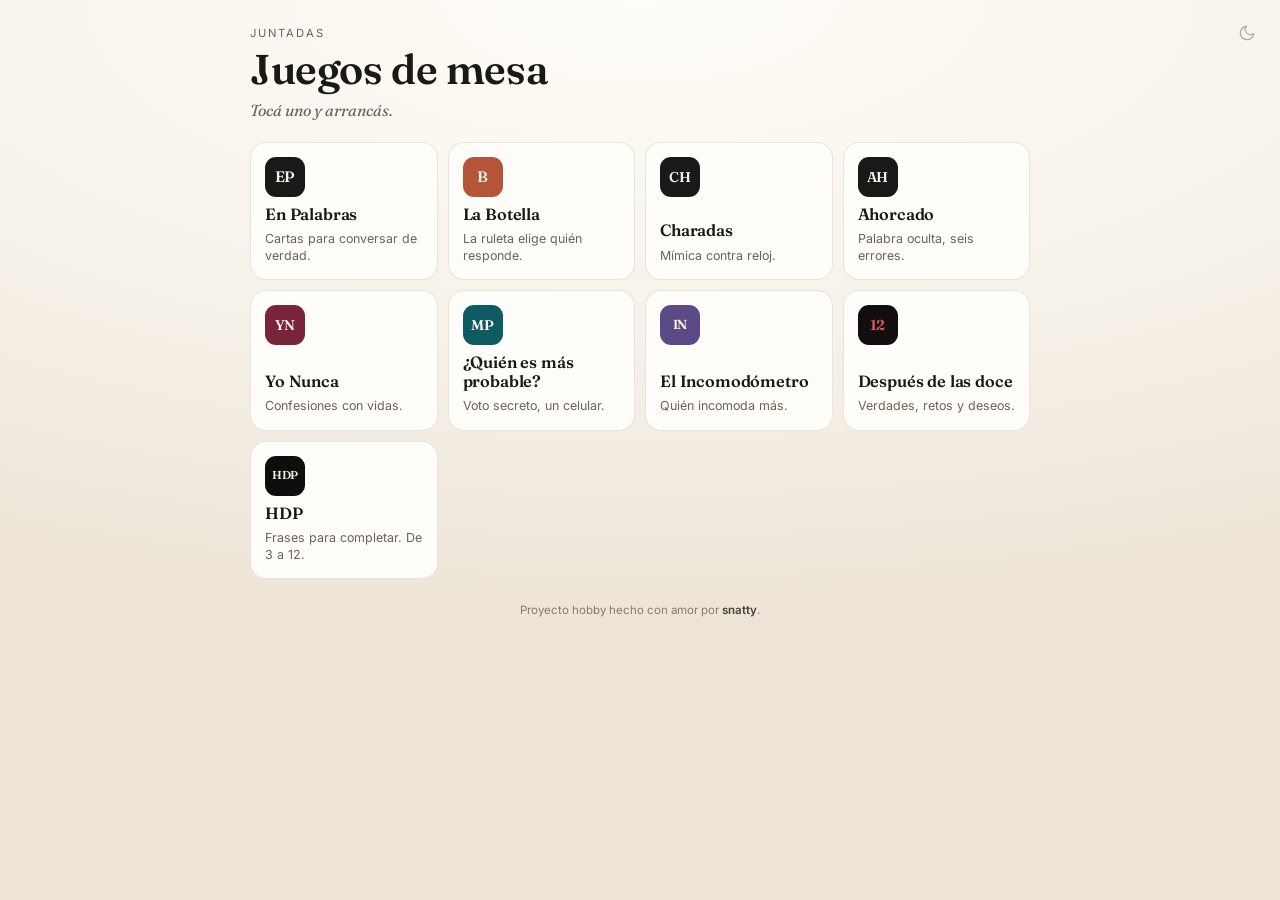
<file: index.html>
<!DOCTYPE html>
<html lang="es-AR" data-page="hub">
<head>
<meta charset="utf-8">
<meta name="viewport" content="width=device-width, initial-scale=1, viewport-fit=cover">
<meta name="robots" content="noindex, nofollow">
<meta name="theme-color" content="#F6F1E9" data-light="#F6F1E9" data-dark="#12110F">
<link rel="manifest" href="manifest.webmanifest">
<link rel="apple-touch-icon" href="shared/icons/apple-touch-icon.png">
<meta name="apple-mobile-web-app-capable" content="yes">
<meta name="mobile-web-app-capable" content="yes">
<meta name="apple-mobile-web-app-status-bar-style" content="default">
<meta name="apple-mobile-web-app-title" content="Juegos de mesa">
<script src="shared/theme.js"></script>
<title>🐴 Juegos de mesa — snatty</title>
<link rel="icon" href="data:image/svg+xml,%3Csvg xmlns='http://www.w3.org/2000/svg' viewBox='0 0 100 100'%3E%3Crect width='100' height='100' rx='22' fill='%231B1917'/%3E%3Ctext x='50' y='68' font-family='Georgia,serif' font-size='46' fill='%23F6F1E9' text-anchor='middle'%3EJ%3C/text%3E%3C/svg%3E">
<link rel="preconnect" href="https://fonts.googleapis.com">
<link rel="preconnect" href="https://fonts.gstatic.com" crossorigin>
<link href="https://fonts.googleapis.com/css2?family=Fraunces:opsz,wght@9..144,400;9..144,500;9..144,600&family=Inter:wght@400;500;600&display=swap" rel="stylesheet">
<link rel="stylesheet" href="shared/chrome.css">
<style>
  :root {
    --bg: #F6F1E9;
    --surface: #FFFDF9;
    --ink: #1B1917;
    --muted: #6B6259;
    --line: rgba(27, 25, 23, 0.10);
    --line-strong: rgba(27, 25, 23, 0.22);
    --accent: #8C3A2A;
    color-scheme: light;
  }
  :root[data-theme="dark"] {
    --bg: #12110F;
    --surface: #1C1A17;
    --ink: #F3EDE4;
    --muted: #A69B8D;
    --line: rgba(243, 237, 228, 0.12);
    --line-strong: rgba(243, 237, 228, 0.26);
    --accent: #E0604F;
    --mono-ring: rgba(243, 237, 228, 0.34);
    color-scheme: dark;
  }
  [data-theme="dark"] body {
    background:
      radial-gradient(120% 70% at 50% 0%, #1E1B18 0%, var(--bg) 55%, #0C0B0A 100%);
  }
  [data-theme="dark"] dialog { box-shadow: 0 40px 90px -40px rgba(0, 0, 0, 0.8); }
  [data-theme="dark"] .btn-primary { color: #12110F; }

  * { box-sizing: border-box; }
  html, body { margin: 0; }
  body {
    min-height: 100dvh;
    padding: max(26px, env(safe-area-inset-top)) 18px max(26px, env(safe-area-inset-bottom));
    background:
      radial-gradient(120% 70% at 50% 0%, #FFFDF8 0%, var(--bg) 55%, #EDE4D6 100%);
    color: var(--ink);
    font-family: Inter, system-ui, -apple-system, sans-serif;
    -webkit-font-smoothing: antialiased;
  }
  main { max-width: 780px; margin: 0 auto; }
  .kicker {
    font-size: 0.7rem; letter-spacing: 0.18em; text-transform: uppercase;
    color: var(--muted); margin: 0 0 8px;
  }
  h1 {
    font-family: Fraunces, Georgia, serif; font-weight: 600;
    font-size: clamp(1.9rem, 8vw, 2.6rem); line-height: 1.05; margin: 0;
    letter-spacing: -0.01em;
  }
  .sub {
    font-family: Fraunces, Georgia, serif; font-style: italic;
    color: var(--muted); font-size: 1rem; margin: 8px 0 0;
  }

  .grid {
    display: grid; gap: 10px; margin: 22px 0 0;
    grid-template-columns: repeat(auto-fill, minmax(152px, 1fr));
  }
  .game {
    position: relative;
    display: flex; flex-direction: column; gap: 8px;
    padding: 14px 14px 15px; border-radius: 16px;
    border: 1px solid var(--line); background: var(--surface);
    color: inherit; text-decoration: none; min-height: 128px;
    transition: transform 0.16s ease, box-shadow 0.2s ease, border-color 0.2s ease;
    -webkit-tap-highlight-color: transparent;
  }
  .game::after {
    content: ""; position: absolute; inset: 0; border-radius: inherit;
    border: 1px solid transparent; pointer-events: none;
    transition: border-color 0.2s ease;
  }
  .game:hover, .game:focus-visible {
    transform: translateY(-2px);
    box-shadow: 0 14px 28px -20px rgba(27, 25, 23, 0.55);
  }
  .game:hover::after, .game:focus-visible::after { border-color: var(--c, var(--accent)); }
  .game:focus-visible { outline: 2px solid var(--c, var(--accent)); outline-offset: 2px; }
  .game:active { transform: translateY(0) scale(0.995); }

  .mono {
    width: 40px; height: 40px; border-radius: 11px;
    display: grid; place-items: center;
    background: var(--mono-bg, var(--ink)); color: var(--mono-ink, #F6F1E9);
    font-family: Fraunces, Georgia, serif; font-weight: 600;
    font-size: var(--mono-size, 0.95rem); letter-spacing: -0.01em;
    line-height: 1;
    box-shadow: inset 0 0 0 1px var(--mono-ring, transparent);
  }
  .game strong {
    font-family: Fraunces, Georgia, serif; font-weight: 600;
    font-size: 1.02rem; letter-spacing: -0.01em; line-height: 1.15;
    margin-top: auto;
  }
  .game .meta { font-size: 0.78rem; color: var(--muted); line-height: 1.3; }

  .credit {
    margin: 24px 0 0; text-align: center; font-size: 0.72rem;
    color: var(--muted); opacity: 0.8;
  }
  .credit strong { font-weight: 600; color: var(--ink); }

  dialog {
    width: min(420px, calc(100vw - 36px));
    padding: 22px 20px 18px; border-radius: 18px; border: 1px solid var(--line);
    background: var(--surface); color: var(--ink);
    box-shadow: 0 40px 80px -40px rgba(27, 25, 23, 0.6);
  }
  dialog::backdrop { background: rgba(20, 18, 16, 0.45); backdrop-filter: blur(2px); }
  dialog h2 {
    font-family: Fraunces, Georgia, serif; font-weight: 600;
    font-size: 1.32rem; margin: 0 0 8px; letter-spacing: -0.01em;
  }
  dialog p { margin: 0 0 16px; color: var(--muted); font-size: 0.9rem; line-height: 1.5; }
  dialog .actions { display: grid; gap: 8px; }
  .btn {
    display: grid; place-items: center; min-height: 46px; padding: 0 16px;
    border-radius: 12px; border: 1px solid var(--line-strong);
    font: inherit; font-weight: 500; text-decoration: none; color: var(--ink);
    background: transparent; cursor: pointer;
  }
  .btn-primary {
    background: var(--ink); color: #F6F1E9; border-color: var(--ink);
  }
  .btn:focus-visible { outline: 2px solid var(--accent); outline-offset: 2px; }

  .noscript {
    margin-top: 20px;
    font-size: 0.9rem;
    color: var(--muted);
  }

  @media (prefers-reduced-motion: reduce) {
    .game, .game::after { transition: none; }
    .game:hover, .game:focus-visible, .game:active { transform: none; }
  }
</style>
</head>
<body>
<main>
  <p class="kicker">Juntadas</p>
  <h1>Juegos de mesa</h1>
  <p class="sub">Tocá uno y arrancás.</p>

  <div class="grid" id="gamesGrid"></div>
  <noscript>
    <p class="noscript">Esta página necesita JavaScript para mostrar y abrir los juegos.</p>
  </noscript>

  <p class="credit">Proyecto hobby hecho con amor por <strong>snatty</strong>.</p>
</main>

<dialog id="introDialog" aria-labelledby="introTitle" aria-describedby="introText">
  <h2 id="introTitle"></h2>
  <p id="introText"></p>
  <div class="actions">
    <a class="btn btn-primary" id="introGo" href="#">Ok</a>
  </div>
</dialog>

<script src="shared/games.js"></script>
<script src="shared/chrome.js"></script>
<script>
  (function () {
    var catalog = window.JUEGOS_CATALOG;
    var grid = document.getElementById("gamesGrid");
    var dialog = document.getElementById("introDialog");
    var title = document.getElementById("introTitle");
    var text = document.getElementById("introText");
    var go = document.getElementById("introGo");
    if (!catalog || !Array.isArray(catalog.games) || !grid) return;

    var origin = null;
    var activeSlug = null;
    var protocol = window.location.protocol;

    catalog.games.forEach(function (game) {
      var link = document.createElement("a");
      link.className = "game";
      link.href = catalog.resolveGameHref(game.slug, protocol);
      link.setAttribute("aria-label", "Abrir " + game.title);
      link.style.setProperty("--c", game.accent);
      link.style.setProperty("--mono-bg", game.monoBg);
      link.style.setProperty("--mono-ink", game.monoInk);
      if (game.monoSize) link.style.setProperty("--mono-size", game.monoSize);
      link.dataset.intro = "1";
      link.dataset.introSlug = game.slug;
      link.dataset.introTitle = game.title;
      link.dataset.introText = game.intro;

      var mono = document.createElement("span");
      mono.className = "mono";
      mono.setAttribute("aria-hidden", "true");
      mono.textContent = game.mono;

      var strong = document.createElement("strong");
      strong.textContent = game.title;

      var meta = document.createElement("span");
      meta.className = "meta";
      meta.textContent = game.meta;

      link.appendChild(mono);
      link.appendChild(strong);
      link.appendChild(meta);

      link.addEventListener("click", function (event) {
        if (event.metaKey || event.ctrlKey || event.shiftKey || event.altKey) return;
        if (typeof catalog.hasSeenIntro === "function" && catalog.hasSeenIntro(game.slug)) return;
        if (!dialog || !go || typeof dialog.showModal !== "function") return;
        event.preventDefault();
        origin = link;
        activeSlug = game.slug;
        title.textContent = game.title;
        text.textContent = game.intro;
        go.href = link.getAttribute("href");
        dialog.showModal();
        go.focus();
      });

      grid.appendChild(link);
    });

    if (go) {
      go.addEventListener("click", function () {
        if (activeSlug && typeof catalog.markIntroSeen === "function") {
          catalog.markIntroSeen(activeSlug);
        }
      });
    }

    if (dialog) {
      dialog.addEventListener("click", function (event) {
        if (event.target === dialog) dialog.close();
      });

      dialog.addEventListener("close", function () {
        if (origin) origin.focus();
      });
    }
  })();
</script>
</body>
</html>
</file>
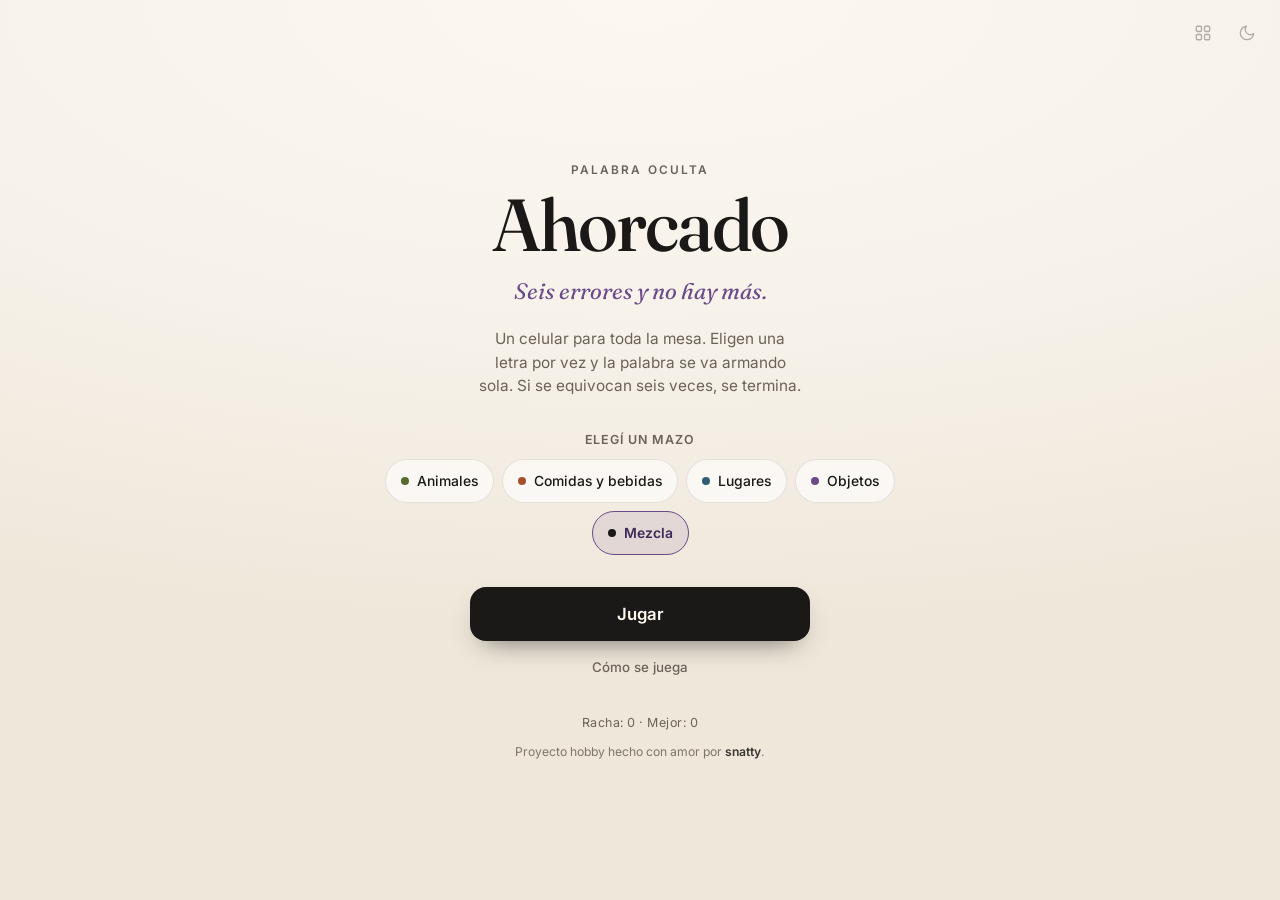
<file: ahorcado/index.html>
<!DOCTYPE html>
<html lang="es-AR">
<head>
  <meta charset="UTF-8">
  <meta name="viewport" content="width=device-width, initial-scale=1, viewport-fit=cover">
  <meta name="theme-color" content="#F6F1E9">
  <link rel="manifest" href="../manifest.webmanifest">
  <link rel="apple-touch-icon" href="../shared/icons/apple-touch-icon.png">
  <meta name="apple-mobile-web-app-capable" content="yes">
  <meta name="mobile-web-app-capable" content="yes">
  <meta name="apple-mobile-web-app-status-bar-style" content="default">
  <meta name="apple-mobile-web-app-title" content="Juegos de mesa">
  <script src="../shared/theme.js"></script>
  <meta name="description" content="Ahorcado para juntadas: el grupo adivina la palabra letra por letra y tiene seis errores. Un solo celular.">
  <title>Ahorcado — Juego de palabras para juntadas</title>
  <link rel="icon" href="data:image/svg+xml,%3Csvg xmlns='http://www.w3.org/2000/svg' viewBox='0 0 100 100'%3E%3Crect width='100' height='100' rx='22' fill='%231B1917'/%3E%3Ctext x='50' y='68' font-family='Georgia,serif' font-size='46' fill='%23F6F1E9' text-anchor='middle'%3EAH%3C/text%3E%3C/svg%3E">
  <link rel="preconnect" href="https://fonts.googleapis.com">
  <link rel="preconnect" href="https://fonts.gstatic.com" crossorigin>
  <link href="https://fonts.googleapis.com/css2?family=Fraunces:opsz,wght@9..144,400;9..144,500&family=Inter:wght@400;500;600&display=swap" rel="stylesheet">
  <link rel="stylesheet" href="../shared/chrome.css">
  <link rel="stylesheet" href="assets/styles.css">
</head>
<body>
  <div class="app">
    <!-- HOME -->
    <main class="view home" id="viewHome">
      <p class="kicker">Palabra oculta</p>
      <h1 class="wordmark">Ahorcado</h1>
      <p class="tagline">Seis errores y no hay más.</p>
      <p class="lead">Un celular para toda la mesa. Eligen una letra por vez y la palabra se va armando sola. Si se equivocan seis veces, se termina.</p>

      <section class="decks" aria-labelledby="deckLabel">
        <p class="section-label" id="deckLabel">Elegí un mazo</p>
        <div class="chips" id="deckChips"></div>
      </section>

      <div class="home-actions">
        <button class="btn btn-primary btn-xl" id="startBtn" type="button">Jugar</button>
        <button class="btn btn-ghost" id="howBtn" type="button">Cómo se juega</button>
      </div>

      <p class="record" id="recordLine">Racha: 0 · Mejor: 0</p>
      <p class="credit">Proyecto hobby hecho con amor por <strong>snatty</strong>.</p>
    </main>

    <!-- GAME -->
    <section class="view game" id="viewGame" hidden>
      <div class="game-top">
        <button class="icon-btn" id="backBtn" type="button" aria-label="Volver al inicio">
          <svg viewBox="0 0 24 24" fill="none" stroke="currentColor" stroke-width="2" stroke-linecap="round" stroke-linejoin="round" aria-hidden="true">
            <path d="M19 12H5M12 19l-7-7 7-7"/>
          </svg>
        </button>
        <div class="game-meta">
          <span class="game-deck" id="gameDeck">Mezcla</span>
          <span class="game-progress" id="gameStreak">Racha 0</span>
        </div>
        <span class="icon-btn spacer" aria-hidden="true"></span>
      </div>

      <div class="board" id="board">
        <svg class="gallows" viewBox="0 0 200 180" role="img" aria-label="Dibujo del ahorcado">
          <g class="structure">
            <line x1="16" y1="168" x2="112" y2="168"/>
            <line x1="34" y1="168" x2="34" y2="18"/>
            <line x1="34" y1="18" x2="132" y2="18"/>
            <line x1="132" y1="18" x2="132" y2="40"/>
          </g>
          <g class="figure" id="figure">
            <circle class="part" data-part="0" cx="132" cy="55" r="15"/>
            <line class="part" data-part="1" x1="132" y1="70" x2="132" y2="112"/>
            <line class="part" data-part="2" x1="132" y1="80" x2="112" y2="98"/>
            <line class="part" data-part="3" x1="132" y1="80" x2="152" y2="98"/>
            <line class="part" data-part="4" x1="132" y1="112" x2="112" y2="142"/>
            <line class="part" data-part="5" x1="132" y1="112" x2="152" y2="142"/>
          </g>
        </svg>

        <p class="word" id="wordEl" aria-live="polite" aria-atomic="true"></p>
        <p class="misses" id="missesEl">Sin errores todavía</p>
      </div>

      <div class="keyboard" id="keyboard" role="group" aria-label="Letras para elegir"></div>

      <div class="game-actions" id="playActions">
        <button class="btn btn-ghost" id="giveUpBtn" type="button">Rendirse</button>
      </div>

      <div class="result-panel" id="resultPanel" hidden>
        <h2 class="result-title" id="resultTitle"></h2>
        <p class="result-text" id="resultText"></p>
        <div class="end-actions">
          <button class="btn btn-primary btn-xl" id="nextBtn" type="button">Siguiente palabra</button>
          <button class="btn btn-ghost" id="changeDeckBtn" type="button">Cambiar mazo</button>
        </div>
      </div>
    </section>
  </div>

  <!-- HOW TO PLAY -->
  <dialog id="howDialog">
    <h2 class="dialog-title">Cómo se juega</h2>
    <ol class="steps">
      <li><strong>Elegí un mazo.</strong> Animales, comidas, lugares u objetos. Mezcla agarra de todos.</li>
      <li><strong>La mesa elige letras.</strong> Una persona toca la letra que dice el grupo; si está, aparece en la palabra.</li>
      <li><strong>Cada error dibuja una parte</strong> del muñeco. Con seis, se termina la palabra y se muestra cuál era.</li>
      <li><strong>La racha cuenta las palabras seguidas</strong> que sacan entre todos. Rendirse también corta la racha.</li>
    </ol>
    <p class="dialog-tip">Las palabras van sin tildes, así que la letra suena igual: para «CAMALEÓN» alcanza con la O. El teclado tiene la Ñ.</p>
    <div class="dialog-actions">
      <button class="btn btn-primary btn-xl" id="closeHowBtn" type="button">Entendido</button>
    </div>
  </dialog>

  <script src="data/words.js"></script>
  <script src="assets/rules.js"></script>
  <script src="assets/app.js"></script>
  <script src="../shared/chrome.js"></script>
</body>
</html>
</file>
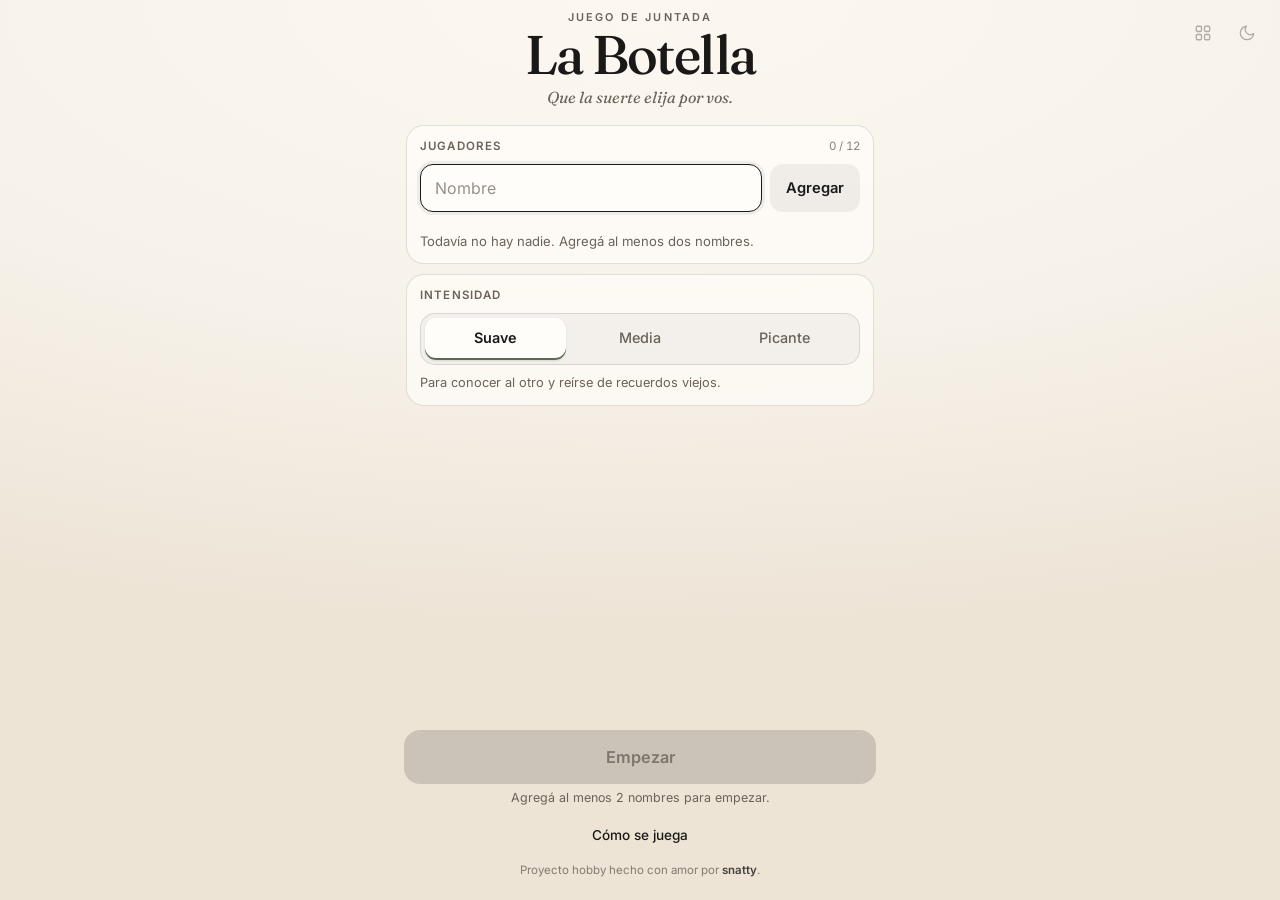
<file: botella/index.html>
<!DOCTYPE html>
<html lang="es-AR">
<head>
  <meta charset="UTF-8">
  <meta name="viewport" content="width=device-width, initial-scale=1, viewport-fit=cover">
  <meta name="theme-color" content="#F6F1E9">
  <link rel="manifest" href="../manifest.webmanifest">
  <link rel="apple-touch-icon" href="../shared/icons/apple-touch-icon.png">
  <meta name="apple-mobile-web-app-capable" content="yes">
  <meta name="mobile-web-app-capable" content="yes">
  <meta name="apple-mobile-web-app-status-bar-style" content="default">
  <meta name="apple-mobile-web-app-title" content="Juegos de mesa">
  <meta name="color-scheme" content="light">
  <script src="../shared/theme.js"></script>
  <meta name="description" content="La Botella: la rueda de siempre, ahora con preguntas. Girá y que la suerte elija quién responde.">
  <title>La Botella — Girá y respondé</title>
  <link rel="icon" href="data:image/svg+xml,%3Csvg xmlns='http://www.w3.org/2000/svg' viewBox='0 0 100 100'%3E%3Crect width='100' height='100' rx='24' fill='%23B4553A'/%3E%3Ctext x='50' y='70' font-family='Georgia,serif' font-size='54' fill='%23FFF6EA' text-anchor='middle'%3EB%3C/text%3E%3C/svg%3E">
  <link rel="preconnect" href="https://fonts.googleapis.com">
  <link rel="preconnect" href="https://fonts.gstatic.com" crossorigin>
  <link href="https://fonts.googleapis.com/css2?family=Fraunces:opsz,wght@9..144,400;9..144,500&family=Inter:wght@400;500;600&display=swap" rel="stylesheet">
  <link rel="stylesheet" href="../shared/chrome.css">
  <link rel="stylesheet" href="assets/styles.css">
</head>
<body>
  <div class="app">

    <!-- ============ INICIO ============ -->
    <main class="view setup" id="viewSetup">
      <header class="brand">
        <p class="kicker">Juego de juntada</p>
        <h1 class="wordmark">La Botella</h1>
        <p class="tagline">Que la suerte elija por vos.</p>
      </header>

      <div class="setup-scroll">
        <section class="panel" aria-labelledby="playersTitle">
          <div class="panel-head">
            <h2 id="playersTitle">Jugadores</h2>
            <span class="counter" id="playersCount" aria-live="polite">0 / 12</span>
          </div>

          <form class="add-form" id="addForm" autocomplete="off" novalidate>
            <label class="sr-only" for="nameInput">Nombre del jugador</label>
            <input
              class="name-input"
              id="nameInput"
              type="text"
              name="name"
              maxlength="16"
              placeholder="Nombre"
              enterkeyhint="done"
              autocapitalize="words"
              autocomplete="off"
              spellcheck="false">
            <button class="btn btn-add" id="addBtn" type="submit">Agregar</button>
          </form>

          <ul class="chips" id="chips" aria-label="Jugadores agregados"></ul>
          <p class="empty-note" id="emptyNote">Todavía no hay nadie. Agregá al menos dos nombres.</p>
          <p class="field-msg" id="nameMsg" role="status"></p>
        </section>

        <section class="panel" aria-labelledby="levelTitle">
          <div class="panel-head">
            <h2 id="levelTitle">Intensidad</h2>
          </div>

          <div class="segmented" role="radiogroup" aria-labelledby="levelTitle" id="levelGroup">
            <label class="seg" style="--level: #5C6B50">
              <input type="radio" name="level" value="suave" checked>
              <span>Suave</span>
            </label>
            <label class="seg" style="--level: #8A5A1E">
              <input type="radio" name="level" value="media">
              <span>Media</span>
            </label>
            <label class="seg" style="--level: #93301F">
              <input type="radio" name="level" value="picante">
              <span>Picante</span>
            </label>
          </div>

          <p class="field-hint" id="levelHint">Para conocer al otro y reírse de recuerdos viejos.</p>
        </section>
      </div>

      <div class="dock">
        <button class="btn btn-primary btn-xl" id="startBtn" type="button" disabled>Empezar</button>
        <p class="dock-hint" id="startNote">Agregá al menos 2 nombres para empezar.</p>
        <button class="btn btn-ghost btn-sm" type="button" data-how>Cómo se juega</button>
      </div>

      <p class="credit">Proyecto hobby hecho con amor por <strong>snatty</strong>.</p>
    </main>

    <!-- ============ JUEGO ============ -->
    <section class="view game" id="viewGame" hidden>
      <header class="game-head">
        <button class="icon-btn" id="editBtn" type="button" aria-label="Editar jugadores y volver">
          <svg viewBox="0 0 24 24" fill="none" stroke="currentColor" stroke-width="1.8" stroke-linecap="round" stroke-linejoin="round" aria-hidden="true">
            <path d="M19 12H5M12 19l-7-7 7-7"/>
          </svg>
        </button>
        <div class="game-meta">
          <span class="round-label" id="roundLabel">Ronda 1</span>
          <span class="level-tag" id="levelTag"><i class="dot" aria-hidden="true"></i><span id="levelTagText">Suave</span></span>
        </div>
        <button class="icon-btn" type="button" data-how aria-label="Cómo se juega">
          <span class="glyph" aria-hidden="true">?</span>
        </button>
      </header>

      <div class="stage" id="stage">
        <div class="wheel-wrap" id="wheelWrap">
          <div class="pointer" aria-hidden="true"></div>
          <div class="wheel" id="wheel" role="img" aria-label="Rueda de jugadores">
            <div class="labels" id="wheelLabels" aria-hidden="true"></div>
            <div class="hub" aria-hidden="true">
              <svg viewBox="0 0 24 34" aria-hidden="true">
                <path d="M9.4 1h5.2v3.6c0 1.1.4 2.1 1.1 2.9l1.3 1.5c.7.8 1 1.7 1 2.7V29a4 4 0 0 1-4 4h-6a4 4 0 0 1-4-4V11.7c0-1 .4-2 1-2.7l1.3-1.5c.7-.8 1.1-1.8 1.1-2.9V1Z" fill="currentColor"/>
                <rect x="5.9" y="17.5" width="12.2" height="8" rx="1.4" fill="#FFF6EA" opacity="0.92"/>
              </svg>
            </div>
          </div>
        </div>

        <div class="result" id="result" hidden>
          <p class="result-kicker">Le tocó a</p>
          <h2 class="result-name" id="resultName"></h2>
          <article class="qcard animate-in" id="qcard">
            <span class="qcard-tag" id="qcardLevel">Suave</span>
            <p class="qcard-text" id="qcardText"></p>
          </article>
        </div>
      </div>

      <div class="dock" id="dockSpin">
        <p class="dock-hint" id="spinHint">Que la botella decida.</p>
        <button class="btn btn-primary btn-spin" id="spinBtn" type="button" aria-describedby="spinHint">Girar</button>
      </div>

      <div class="dock" id="dockResult" hidden>
        <button class="btn btn-primary btn-xl" id="againBtn" type="button">Girar de nuevo</button>
        <button class="btn btn-ghost" id="nextQBtn" type="button">Otra pregunta</button>
      </div>

      <p class="sr-only" id="spinStatus" role="status"></p>
    </section>
  </div>

  <!-- ============ CÓMO SE JUEGA ============ -->
  <dialog id="howDialog">
    <h2 class="dialog-title">Cómo se juega</h2>
    <ol class="steps">
      <li><strong>Cargá los nombres.</strong> De 2 a 12 personas. Se guardan en este dispositivo para la próxima.</li>
      <li><strong>Elegí la intensidad.</strong> Suave para arrancar, Media para soltarse y Picante para cuando ya hay confianza.</li>
      <li><strong>Girá la botella.</strong> La rueda elige a quién le toca y saca una pregunta del mazo.</li>
      <li><strong>Respondé en voz alta.</strong> Si no querés, pasá: nadie está obligado a contestar nada.</li>
    </ol>
    <p class="dialog-tip">Las preguntas no se repiten hasta que se termina el mazo de esa intensidad. Después se mezclan de nuevo. No hay puntos ni ganadores: es para hablar.</p>
    <div class="dialog-actions">
      <button class="btn btn-primary btn-xl" id="closeHowBtn" type="button">Entendido</button>
    </div>
  </dialog>

  <script src="assets/wheel.js"></script>
  <script src="data/questions.js"></script>
  <script src="assets/app.js"></script>
  <script src="../shared/chrome.js"></script>
</body>
</html>
</file>
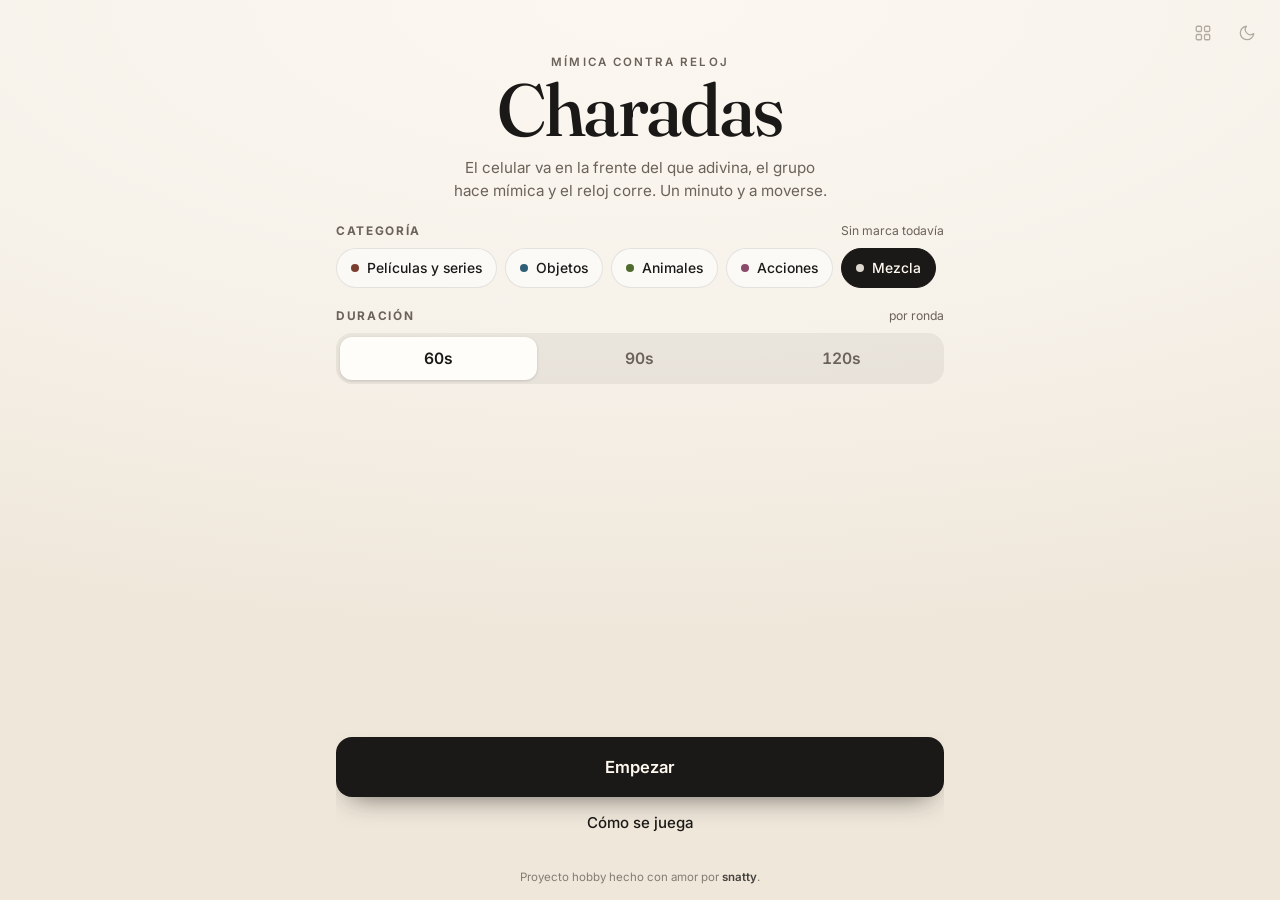
<file: charadas/index.html>
<!DOCTYPE html>
<html lang="es-AR">
<head>
  <meta charset="UTF-8">
  <meta name="viewport" content="width=device-width, initial-scale=1, viewport-fit=cover">
  <meta name="theme-color" content="#F6F1E9">
  <link rel="manifest" href="../manifest.webmanifest">
  <link rel="apple-touch-icon" href="../shared/icons/apple-touch-icon.png">
  <meta name="apple-mobile-web-app-capable" content="yes">
  <meta name="mobile-web-app-capable" content="yes">
  <meta name="apple-mobile-web-app-status-bar-style" content="default">
  <meta name="apple-mobile-web-app-title" content="Juegos de mesa">
  <script src="../shared/theme.js"></script>
  <meta name="description" content="Charadas: mímica contra reloj para jugar en grupo con un solo celular. Elegí categoría, duración y a actuar.">
  <title>Charadas — Mímica contra reloj</title>
  <link rel="icon" href="data:image/svg+xml,%3Csvg xmlns='http://www.w3.org/2000/svg' viewBox='0 0 100 100'%3E%3Crect width='100' height='100' rx='22' fill='%231B1917'/%3E%3Ctext x='50' y='68' font-family='Georgia,serif' font-size='46' fill='%23F6F1E9' text-anchor='middle'%3ECH%3C/text%3E%3C/svg%3E">
  <link rel="preconnect" href="https://fonts.googleapis.com">
  <link rel="preconnect" href="https://fonts.gstatic.com" crossorigin>
  <link href="https://fonts.googleapis.com/css2?family=Fraunces:opsz,wght@9..144,400;9..144,500;9..144,600&family=Inter:wght@400;500;600;700&display=swap" rel="stylesheet">
  <link rel="stylesheet" href="../shared/chrome.css">
  <link rel="stylesheet" href="assets/styles.css">
</head>
<body>
  <div class="app">
    <!-- SETUP -->
    <main class="view setup" id="viewSetup">
      <header class="setup-head">
        <p class="kicker">Mímica contra reloj</p>
        <h1 class="wordmark">Charadas</h1>
        <p class="lead">El celular va en la frente del que adivina, el grupo hace mímica y el reloj corre. Un minuto y a moverse.</p>
      </header>

      <section class="field" aria-labelledby="catLabel">
        <div class="field-head">
          <h2 class="field-title" id="catLabel">Categoría</h2>
          <span class="field-note" id="recordNote"></span>
        </div>
        <div class="chips" id="catChips" role="radiogroup" aria-labelledby="catLabel"></div>
      </section>

      <section class="field" aria-labelledby="durLabel">
        <div class="field-head">
          <h2 class="field-title" id="durLabel">Duración</h2>
          <span class="field-note">por ronda</span>
        </div>
        <div class="segmented" id="durGroup" role="radiogroup" aria-labelledby="durLabel"></div>
      </section>

      <section class="sensor-row" id="sensorRow" hidden>
        <div class="sensor-copy">
          <p class="sensor-title" id="sensorTitle">Inclinar el celular</p>
          <p class="sensor-sub">Arriba Alcancé, abajo Paso. Lo usa el que lo lleva</p>
        </div>
        <button class="switch" id="sensorBtn" type="button" role="switch" aria-checked="false" aria-labelledby="sensorTitle">
          <span class="switch-knob"></span>
        </button>
      </section>
      <p class="sensor-note" id="sensorNote" hidden></p>

      <div class="setup-actions">
        <button class="btn btn-primary btn-xl" id="startBtn" type="button">Empezar</button>
        <button class="btn btn-ghost" id="howBtn" type="button">Cómo se juega</button>
      </div>

      <p class="credit">Proyecto hobby hecho con amor por <strong>snatty</strong>.</p>
    </main>

    <!-- PLAY -->
    <section class="view play" id="viewPlay" hidden>
      <header class="play-top">
        <div class="timer" id="timer" role="timer" aria-label="Tiempo restante">
          <svg class="timer-ring" viewBox="0 0 100 100" aria-hidden="true">
            <circle class="ring-track" cx="50" cy="50" r="44"></circle>
            <circle class="ring-fill" id="ringFill" cx="50" cy="50" r="44"></circle>
          </svg>
          <span class="timer-num" id="timerNum">60</span>
        </div>

        <div class="score">
          <span class="score-num" id="scoreNum">0</span>
          <span class="score-label">acertadas</span>
        </div>

        <button class="icon-btn" id="quitBtn" type="button" aria-label="Terminar la ronda">
          <svg viewBox="0 0 24 24" fill="none" stroke="currentColor" stroke-width="2" stroke-linecap="round" aria-hidden="true">
            <path d="M6 6l12 12M18 6L6 18"/>
          </svg>
        </button>
      </header>

      <div class="stage" id="stage">
        <span class="stage-cat" id="stageCat">Mezcla</span>
        <div class="word-box" id="wordBox">
          <p class="word" id="word" aria-live="polite" aria-atomic="true"></p>
        </div>
        <span class="stage-legend" id="tiltLegend" hidden>El que lo lleva: arriba Alcancé, abajo Paso</span>
      </div>

      <div class="zones">
        <button class="zone zone-hit" id="hitBtn" type="button">
          <span class="zone-main">Alcancé</span>
          <span class="zone-sub">+1</span>
        </button>
        <button class="zone zone-pass" id="passBtn" type="button">
          <span class="zone-main">Paso</span>
          <span class="zone-sub">sin resta</span>
        </button>
      </div>

      <div class="pause-veil" id="pauseVeil" hidden>
        <p class="pause-kicker">En pausa</p>
        <p class="pause-text">La ronda se frenó.<br>El reloj también.</p>
        <button class="btn btn-primary btn-xl" id="resumeBtn" type="button">Seguir</button>
      </div>
    </section>

    <!-- END -->
    <section class="view end" id="viewEnd" hidden>
      <p class="kicker">Ronda terminada</p>
      <div class="end-score">
        <span class="end-num" id="endNum">0</span>
        <span class="end-label">acertadas</span>
      </div>
      <p class="end-record" id="endRecord"></p>

      <div class="end-lists">
        <section class="result-col" aria-labelledby="hitHead">
          <h2 class="result-head result-head-hit" id="hitHead">Alcancé <span class="result-count" id="hitCount">0</span></h2>
          <ul class="result-list" id="hitList"></ul>
        </section>
        <section class="result-col" aria-labelledby="passHead">
          <h2 class="result-head result-head-pass" id="passHead">Paso <span class="result-count" id="passCount">0</span></h2>
          <ul class="result-list" id="passList"></ul>
        </section>
      </div>

      <div class="end-actions">
        <button class="btn btn-primary btn-xl" id="againBtn" type="button">Otra ronda</button>
        <button class="btn btn-ghost" id="adjustBtn" type="button">Cambiar ajustes</button>
      </div>
    </section>
  </div>

  <!-- COUNTDOWN -->
  <div class="countdown" id="countdown" hidden>
    <p class="countdown-label" id="countLabel">Preparate</p>
    <p class="countdown-num" id="countNum" aria-live="assertive">3</p>
    <p class="countdown-tip">El que adivina se pone el celular en la frente. El resto, a actuar.</p>
  </div>

  <!-- HOW TO PLAY -->
  <dialog id="howDialog">
    <h2 class="dialog-title">Cómo se juega</h2>
    <ol class="steps">
      <li><strong>Elegí categoría y duración.</strong> Mezcla agarra un poco de todo.</li>
      <li><strong>El que adivina se apoya el celular en la frente</strong> con la pantalla hacia el grupo. También vale sostenerlo mirando al grupo: la palabra es para los demás, no para vos.</li>
      <li><strong>El grupo hace mímica y da pistas.</strong> Cuando la sacás, alguien del grupo toca <strong>Alcancé</strong>. Si se traban, <strong>Paso</strong>: no resta nada.</li>
      <li><strong>Cuando suena el final</strong>, contás los aciertos y ves la mejor marca de esa categoría.</li>
    </ol>
    <p class="dialog-tip">El sensor es opcional y lo usa el que lleva el celular: inclinarlo hacia arriba suma acierto, hacia abajo pasa la palabra. El grupo sigue tocando <strong>Alcancé</strong> y <strong>Paso</strong>. Los botones nunca se desactivan.</p>
    <div class="dialog-actions">
      <button class="btn btn-primary btn-xl" id="closeHowBtn" type="button">Entendido</button>
    </div>
  </dialog>

  <noscript>
    <p class="noscript">Charadas necesita JavaScript para funcionar. Activalo y recargá la página.</p>
  </noscript>

  <script src="data/words.js"></script>
  <script src="assets/app.js"></script>
  <script src="../shared/chrome.js"></script>
</body>
</html>
</file>
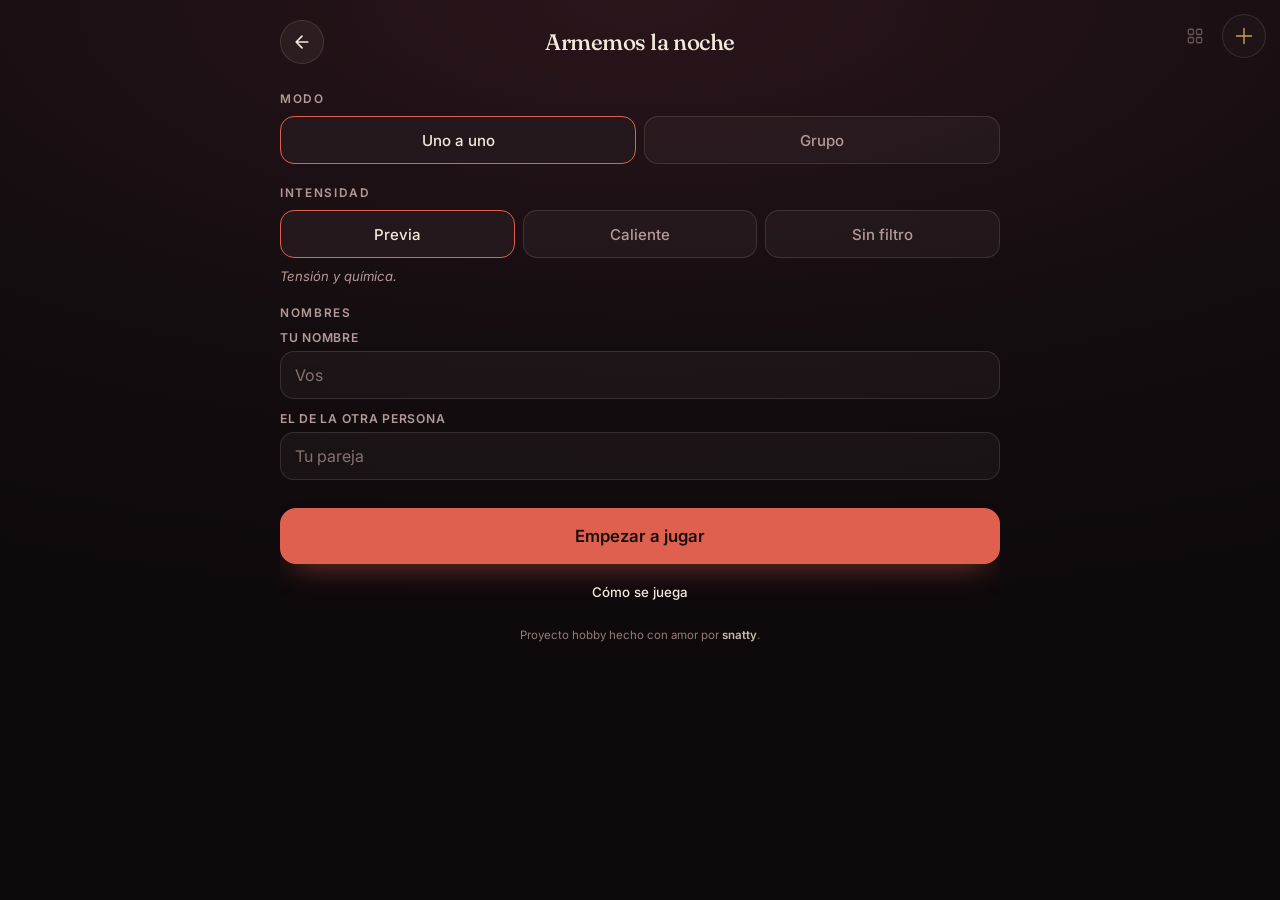
<file: despues-de-las-doce/index.html>
<!DOCTYPE html>
<html lang="es-AR" data-theme-mode="dark-only">
<head>
  <meta charset="UTF-8">
  <meta name="viewport" content="width=device-width, initial-scale=1, viewport-fit=cover">
  <meta name="theme-color" content="#140D10">
  <link rel="manifest" href="../manifest.webmanifest">
  <link rel="apple-touch-icon" href="../shared/icons/apple-touch-icon.png">
  <meta name="apple-mobile-web-app-capable" content="yes">
  <meta name="mobile-web-app-capable" content="yes">
  <meta name="apple-mobile-web-app-status-bar-style" content="black-translucent">
  <meta name="apple-mobile-web-app-title" content="Juegos de mesa">
  <meta name="description" content="Después de las doce: un juego de cartas picante para pareja o grupo. Para adultos, todo queda en el dispositivo.">
  <title>Después de las doce — Juego de cartas para adultos</title>
  <link rel="icon" href="data:image/svg+xml,%3Csvg xmlns='http://www.w3.org/2000/svg' viewBox='0 0 100 100'%3E%3Crect width='100' height='100' rx='22' fill='%23140D10'/%3E%3Ctext x='50' y='70' font-family='Georgia,serif' font-size='40' fill='%23E0604F' text-anchor='middle'%3E12%3C/text%3E%3C/svg%3E">
  <link rel="preconnect" href="https://fonts.googleapis.com">
  <link rel="preconnect" href="https://fonts.gstatic.com" crossorigin>
  <link href="https://fonts.googleapis.com/css2?family=Fraunces:opsz,wght@9..144,400;9..144,500;9..144,600&family=Inter:wght@400;500;600&display=swap" rel="stylesheet">
  <link rel="stylesheet" href="../shared/chrome.css">
  <link rel="stylesheet" href="assets/styles.css">
</head>
<body>
  <button class="rules-fab" id="rulesFab" type="button" aria-label="Reglas de la casa">
    <svg viewBox="0 0 24 24" fill="none" stroke="currentColor" stroke-width="1.7" stroke-linecap="round" stroke-linejoin="round" aria-hidden="true">
      <path d="M12 3v18M3 12h18"/>
    </svg>
  </button>

  <div class="app">
    <!-- SETUP -->
    <main class="view setup" id="viewSetup">
      <div class="setup-top">
        <button class="icon-btn" id="setupBackBtn" type="button" aria-label="Volver">
          <svg viewBox="0 0 24 24" fill="none" stroke="currentColor" stroke-width="2" stroke-linecap="round" stroke-linejoin="round" aria-hidden="true"><path d="M19 12H5M12 19l-7-7 7-7"/></svg>
        </button>
        <h1 class="setup-title">Armemos la noche</h1>
        <span class="icon-btn" aria-hidden="true" style="visibility:hidden"></span>
      </div>

      <section class="setup-section" aria-label="Modo de juego">
        <p class="section-label">Modo</p>
        <div class="seg" role="radiogroup" id="modeSeg">
          <button class="seg-btn" type="button" role="radio" aria-checked="true" data-mode="duo">Uno a uno</button>
          <button class="seg-btn" type="button" role="radio" aria-checked="false" data-mode="group">Grupo</button>
        </div>
      </section>

      <section class="setup-section" aria-label="Intensidad">
        <p class="section-label">Intensidad</p>
        <div class="seg seg-three" role="radiogroup" id="intensitySeg">
          <button class="seg-btn" type="button" role="radio" aria-checked="true" data-intensity="previa">Previa</button>
          <button class="seg-btn" type="button" role="radio" aria-checked="false" data-intensity="caliente">Caliente</button>
          <button class="seg-btn" type="button" role="radio" aria-checked="false" data-intensity="sin-filtro">Sin filtro</button>
        </div>
        <p class="seg-hint" id="intensityHint">Tensión y química.</p>
      </section>

      <section class="setup-section" aria-label="Jugadores">
        <p class="section-label" id="namesLabel">Nombres</p>

        <div class="duo-names" id="duoNames">
          <label class="field">
            <span class="field-label">Tu nombre</span>
            <input type="text" id="duoNameA" placeholder="Vos" maxlength="24" autocomplete="off">
          </label>
          <label class="field">
            <span class="field-label">El de la otra persona</span>
            <input type="text" id="duoNameB" placeholder="Tu pareja" maxlength="24" autocomplete="off">
          </label>
        </div>

        <div class="group-names" id="groupNames" hidden>
          <ul class="name-chips" id="nameChips" aria-live="polite"></ul>
          <div class="name-add">
            <input type="text" id="nameInput" placeholder="Agregá un nombre" maxlength="24" autocomplete="off">
            <button class="btn btn-small btn-primary" id="addNameBtn" type="button">Agregar</button>
          </div>
          <p class="field-note" id="nameCount">0 de 8 · mínimo 3</p>
        </div>
      </section>

      <div class="setup-actions">
        <button class="btn btn-primary btn-xl" id="startBtn">Empezar a jugar</button>
        <button class="btn btn-ghost" id="howBtn">Cómo se juega</button>
      </div>

      <p class="credit">Proyecto hobby hecho con amor por <strong>snatty</strong>.</p>
    </main>

    <!-- GAME -->
    <section class="view game" id="viewGame" hidden>
      <div class="game-top">
        <button class="icon-btn" id="gameBackBtn" type="button" aria-label="Volver a los ajustes">
          <svg viewBox="0 0 24 24" fill="none" stroke="currentColor" stroke-width="2" stroke-linecap="round" stroke-linejoin="round" aria-hidden="true"><path d="M19 12H5M12 19l-7-7 7-7"/></svg>
        </button>
        <div class="game-meta">
          <span class="game-mode" id="gameMode">Uno a uno · Previa</span>
          <span class="game-turn" id="gameTurn">Le toca a Vos</span>
        </div>
        <button class="icon-btn" id="pickBtn" type="button" aria-label="Elegir a mano quién juega" hidden>
          <svg viewBox="0 0 24 24" fill="none" stroke="currentColor" stroke-width="1.7" stroke-linecap="round" stroke-linejoin="round" aria-hidden="true"><path d="M4 6h16M4 12h16M4 18h10"/></svg>
        </button>
      </div>

      <div class="tension" role="progressbar" aria-label="Tensión" aria-valuemin="0" aria-valuemax="100" aria-valuenow="0" id="tensionTrack">
        <span class="tension-fill" id="tensionFill"></span>
      </div>

      <div class="card-wrap" id="cardWrap">
        <article class="card" id="cardEl" aria-live="polite" aria-atomic="true">
          <span class="eyebrow" id="cardType">Verdad</span>
          <p class="card-text" id="cardText"></p>
          <span class="card-flag" id="cardFlag" hidden>Carta final</span>
        </article>
      </div>

      <div class="game-actions">
        <button class="btn btn-primary btn-xl" id="doneBtn">Cumplida</button>
        <button class="btn btn-ghost" id="passBtn">Pasala</button>
        <button class="btn btn-ghost" id="otherBtn">Otra carta</button>
      </div>
      <p class="hint">La tensión sube con las cumplidas. La palabra de corte es «pausa».</p>
    </section>

    <!-- END -->
    <section class="view end" id="viewEnd" hidden>
      <p class="kicker">Se hizo de día</p>
      <h2 class="end-title">La noche llegó a su pico</h2>
      <p class="end-text">Así quedó la partida. Sin ganadores: la tensión era de todas y todos.</p>

      <dl class="summary">
        <div class="summary-row">
          <dt>Cumplidas</dt>
          <dd id="sumCumplidas">0</dd>
        </div>
        <div class="summary-row">
          <dt>Pasadas</dt>
          <dd id="sumPasadas">0</dd>
        </div>
        <div class="summary-row">
          <dt>Descartadas</dt>
          <dd id="sumOtras">0</dd>
        </div>
        <div class="summary-row summary-row-total">
          <dt>Rondas</dt>
          <dd id="sumRondas">0</dd>
        </div>
      </dl>

      <div class="end-actions">
        <button class="btn btn-primary btn-xl" id="againBtn">Seguir jugando</button>
        <button class="btn btn-ghost" id="settingsBtn">Cambiar ajustes</button>
      </div>
    </section>
  </div>

  <!-- HOW TO PLAY -->
  <dialog id="howDialog">
    <h2 class="dialog-title">Cómo se juega</h2>
    <ol class="steps">
      <li><strong>Elegí modo e intensidad.</strong> Uno a uno alterna turnos; en grupo la app elige a quién le toca (o lo eligen a mano).</li>
      <li><strong>Se saca una carta por vez.</strong> Hay tres tipos: <strong>Verdad</strong> (confesión), <strong>Reto</strong> (acción sugerida) y <strong>Deseo</strong> (pedido o pregunta íntima).</li>
      <li><strong>Cumplida sube la tensión.</strong> Pasala avanza sin preguntar ni penalizar. Otra carta descarta y reparte de nuevo.</li>
      <li><strong>Al 100% de tensión</strong> se desbloquea una carta final del nivel y, después, el cierre con el resumen.</li>
    </ol>
    <p class="dialog-tip">No hay puntaje ni ganadores. La tensión es del grupo, no de nadie en particular.</p>
    <div class="dialog-actions">
      <button class="btn btn-primary btn-xl" id="closeHowBtn">Entendido</button>
    </div>
  </dialog>

  <!-- HOUSE RULES -->
  <dialog id="rulesDialog">
    <h2 class="dialog-title">Reglas de la casa</h2>
    <ul class="rules">
      <li><strong>Todo es opcional.</strong> Nadie está obligado a nada. Si una carta no va, se pasa y listo.</li>
      <li><strong>Pasala no se justifica.</strong> No hay que explicar por qué no. No se pregunta, no se insiste.</li>
      <li><strong>La palabra de corte es «pausa».</strong> Se dice y se frena todo, sin vueltas ni reproches.</li>
      <li><strong>Nada se guarda ni se envía.</strong> No hay cuentas, ni fotos, ni historial. Todo queda en la mesa.</li>
      <li><strong>Respeto siempre.</strong> Nada coercitivo, nada degradante. Se juega entre gente que se tiene confianza.</li>
    </ul>
    <p class="dialog-tip">Pensado para +18. Todo queda en este dispositivo: sin cuentas, sin historial y sin métricas.</p>
    <div class="dialog-actions">
      <button class="btn btn-primary btn-xl" id="closeRulesBtn">Cierro</button>
    </div>
  </dialog>

  <!-- MANUAL PICK -->
  <dialog id="pickDialog">
    <h2 class="dialog-title">¿A quién le toca?</h2>
    <div class="pick-list" id="pickList"></div>
    <div class="dialog-actions">
      <button class="btn btn-ghost" id="closePickBtn">Cancelar</button>
    </div>
  </dialog>

  <script src="data/cards.js"></script>
  <script src="assets/app.js"></script>
  <script src="../shared/chrome.js"></script>
</body>
</html>
</file>
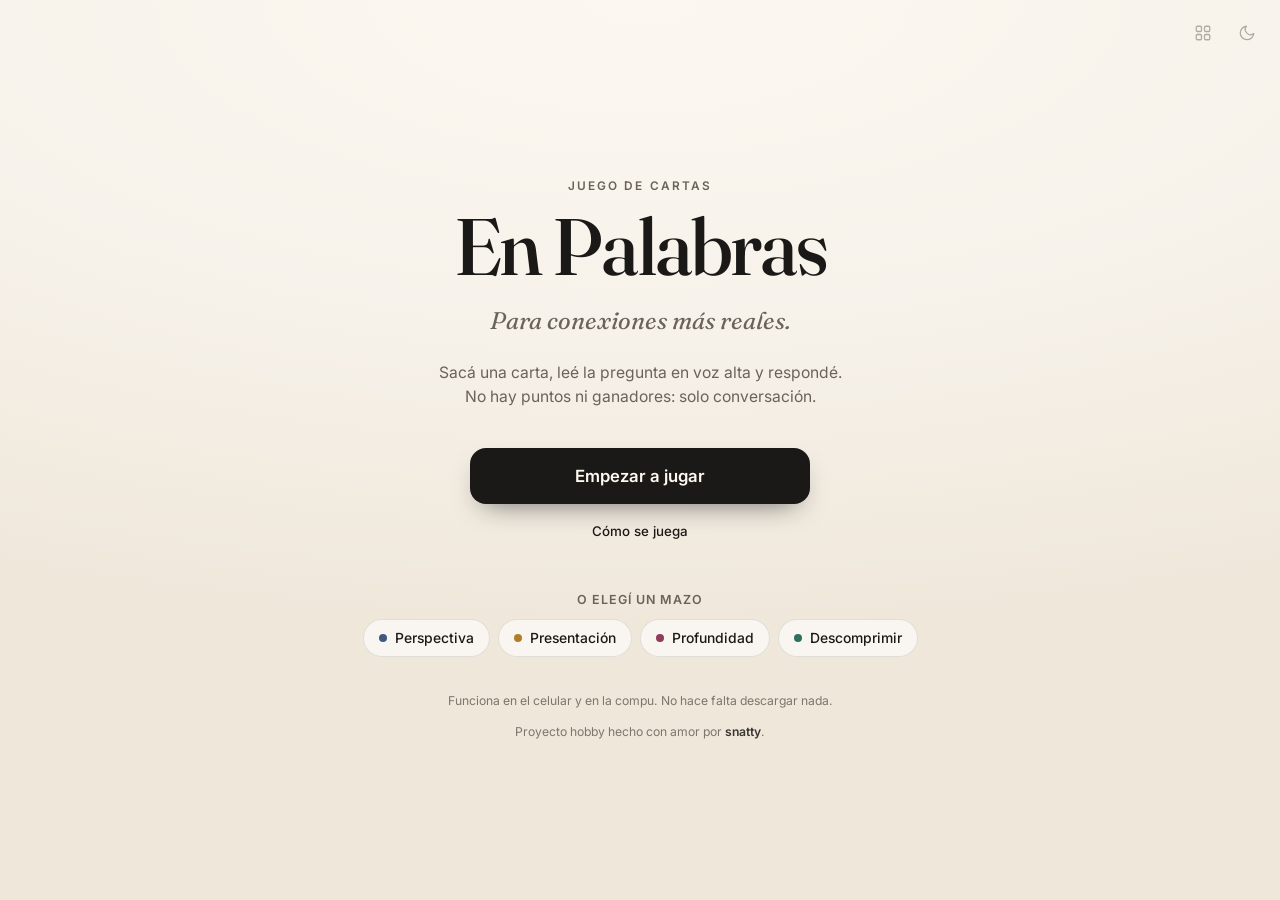
<file: en-palabras/index.html>
<!DOCTYPE html>
<html lang="es-AR">
<head>
  <meta charset="UTF-8">
  <meta name="viewport" content="width=device-width, initial-scale=1, viewport-fit=cover">
  <meta name="theme-color" content="#F6F1E9">
  <link rel="manifest" href="../manifest.webmanifest">
  <link rel="apple-touch-icon" href="../shared/icons/apple-touch-icon.png">
  <meta name="apple-mobile-web-app-capable" content="yes">
  <meta name="mobile-web-app-capable" content="yes">
  <meta name="apple-mobile-web-app-status-bar-style" content="default">
  <meta name="apple-mobile-web-app-title" content="Juegos de mesa">
  <script src="../shared/theme.js"></script>
  <meta name="description" content="En Palabras: un juego de cartas con preguntas para conversar de verdad. Sin puntos, sin ganar. Solo hablar.">
  <title>En Palabras — Juego de cartas para conversar</title>
  <link rel="icon" href="data:image/svg+xml,%3Csvg xmlns='http://www.w3.org/2000/svg' viewBox='0 0 100 100'%3E%3Crect width='100' height='100' rx='22' fill='%231B1917'/%3E%3Ctext x='50' y='68' font-family='Georgia,serif' font-size='52' fill='%23F6F1E9' text-anchor='middle'%3EEP%3C/text%3E%3C/svg%3E">
  <link rel="preconnect" href="https://fonts.googleapis.com">
  <link rel="preconnect" href="https://fonts.gstatic.com" crossorigin>
  <link href="https://fonts.googleapis.com/css2?family=Fraunces:opsz,wght@9..144,400;9..144,500&family=Inter:wght@400;500;600&display=swap" rel="stylesheet">
  <link rel="stylesheet" href="../shared/chrome.css">
  <link rel="stylesheet" href="assets/styles.css">
</head>
<body>
  <div class="app">
    <!-- HOME -->
    <main class="view home" id="viewHome">
      <p class="kicker">Juego de cartas</p>
      <h1 class="wordmark">En Palabras</h1>
      <p class="tagline">Para conexiones más reales.</p>
      <p class="lead">Sacá una carta, leé la pregunta en voz alta y respondé. No hay puntos ni ganadores: solo conversación.</p>

      <div class="home-actions">
        <button class="btn btn-primary btn-xl" id="startBtn">Empezar a jugar</button>
        <button class="btn btn-ghost" id="howBtn">Cómo se juega</button>
      </div>

      <section class="decks" aria-label="Elegir un mazo">
        <p class="section-label">O elegí un mazo</p>
        <div class="chips" id="deckChips"></div>
      </section>

      <p class="home-note">Funciona en el celular y en la compu. No hace falta descargar nada.</p>
      <p class="credit">Proyecto hobby hecho con amor por <strong>snatty</strong>.</p>
    </main>

    <!-- GAME -->
    <section class="view game" id="viewGame" hidden>
      <div class="game-top">
        <button class="icon-btn" id="backBtn" aria-label="Volver al inicio">
          <svg viewBox="0 0 24 24" fill="none" stroke="currentColor" stroke-width="2" stroke-linecap="round" stroke-linejoin="round" aria-hidden="true">
            <path d="M19 12H5M12 19l-7-7 7-7"/>
          </svg>
        </button>
        <div class="game-meta">
          <span class="game-deck" id="gameDeck">Todos los mazos</span>
          <span class="game-progress" id="gameProgress">0 de 0</span>
        </div>
        <span class="icon-btn" aria-hidden="true" style="visibility:hidden"></span>
      </div>

      <div class="progress-track" role="progressbar" aria-label="Progreso del mazo" aria-valuemin="0" aria-valuemax="100" aria-valuenow="0" id="progressTrack">
        <span class="progress-bar" id="progressBar"></span>
      </div>

      <div class="card-wrap" id="cardWrap">
        <article class="card" id="cardEl" aria-live="polite" aria-atomic="true">
          <span class="eyebrow" id="cardCategory">Perspectiva</span>
          <p class="question" id="cardQuestion"></p>
          <span class="card-count" id="cardCount"></span>
        </article>

        <div class="end-panel" id="endPanel" hidden>
          <h2 class="end-title">Se terminaron las cartas de este mazo</h2>
          <p class="end-text">¿Otra vuelta? Las mezclamos de nuevo para que salgan en otro orden.</p>
          <div class="end-actions">
            <button class="btn btn-primary btn-xl" id="restartBtn">Mezclar de nuevo</button>
            <button class="btn btn-ghost" id="endHomeBtn">Elegir otro mazo</button>
          </div>
        </div>
      </div>

      <div class="game-actions">
        <button class="btn btn-primary btn-xl" id="nextBtn">Siguiente carta</button>
        <p class="hint">Deslizá la carta<span class="desktop-only">, usá <strong>→</strong> o la barra espaciadora</span> para pasar.</p>
      </div>
    </section>
  </div>

  <!-- HOW TO PLAY -->
  <dialog id="howDialog">
    <h2 class="dialog-title">Cómo se juega</h2>
    <ol class="steps">
      <li><strong>Elegí un mazo.</strong> Podés jugar con todas las cartas o enfocarte en un tema.</li>
      <li><strong>Alguien saca una carta</strong> y lee la pregunta en voz alta.</li>
      <li><strong>Quien saca la carta decide</strong> si la responde o prefiere pasar. Después, el resto puede sumarse a la conversación. Sin apuro y sin puntaje.</li>
    </ol>
    <p class="dialog-tip">Los mazos son: <strong>Perspectiva</strong> (para debatir), <strong>Presentación</strong> (gustos y costumbres), <strong>Profundidad</strong> (lo que cuesta decir) y <strong>Descomprimir</strong> (para reír y aflojar).</p>
    <div class="dialog-actions">
      <button class="btn btn-primary btn-xl" id="closeHowBtn">Entendido</button>
    </div>
  </dialog>

  <script src="data/decks.js"></script>
  <script src="assets/app.js"></script>
  <script src="../shared/chrome.js"></script>
</body>
</html>
</file>
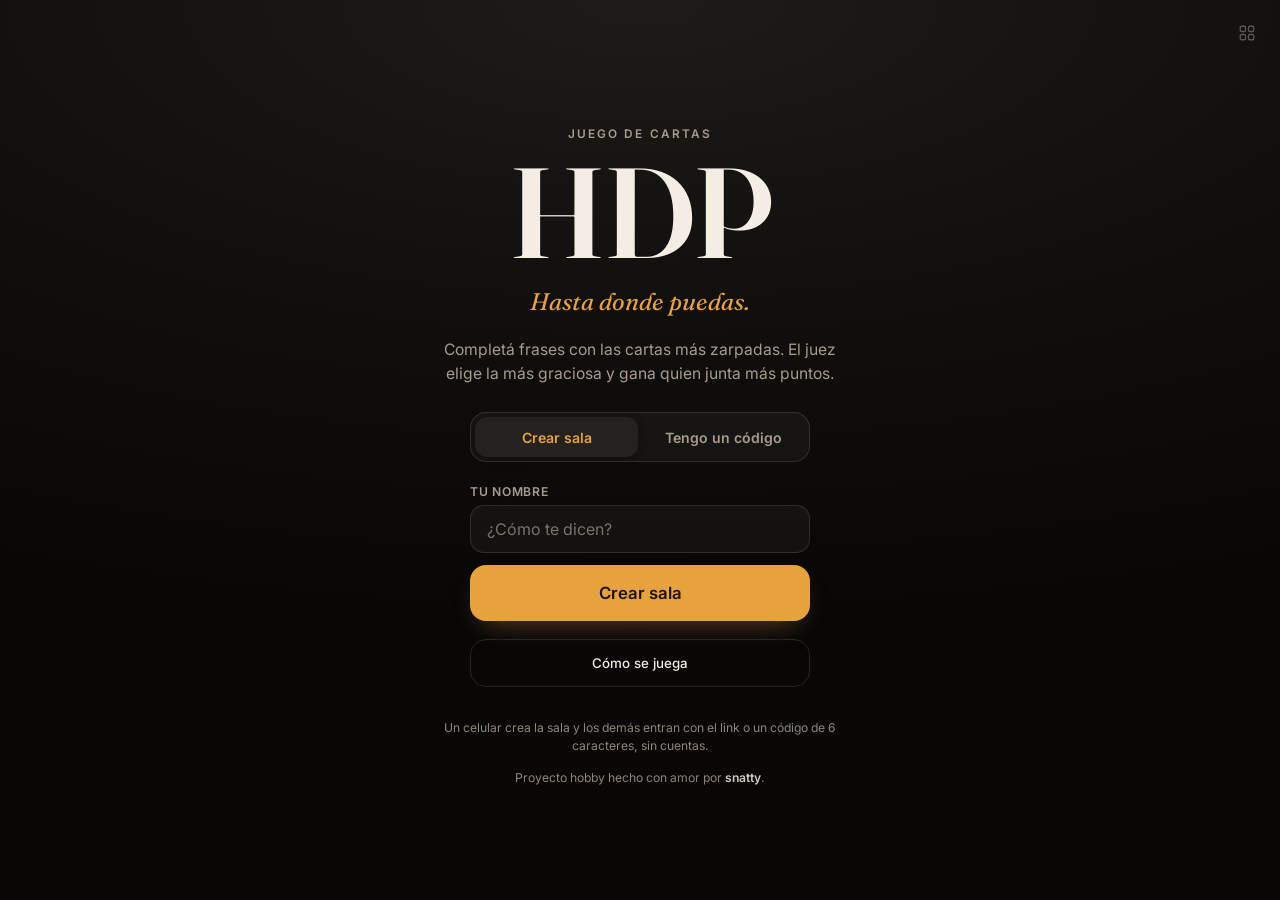
<file: hdp/index.html>
<!DOCTYPE html>
<html lang="es-AR" data-theme-mode="dark-only">
<head>
  <meta charset="UTF-8">
  <meta name="viewport" content="width=device-width, initial-scale=1, viewport-fit=cover">
  <meta name="theme-color" content="#0F0E0C">
  <link rel="manifest" href="../manifest.webmanifest">
  <link rel="apple-touch-icon" href="../shared/icons/apple-touch-icon.png">
  <meta name="apple-mobile-web-app-capable" content="yes">
  <meta name="mobile-web-app-capable" content="yes">
  <meta name="apple-mobile-web-app-status-bar-style" content="black-translucent">
  <meta name="apple-mobile-web-app-title" content="Juegos de mesa">
  <meta name="description" content="HDP: el juego de cartas para completar frases picantes. Hasta donde puedas, entre amigos.">
  <title>HDP — Hasta donde puedas</title>
  <link rel="icon" href="data:image/svg+xml,%3Csvg xmlns='http://www.w3.org/2000/svg' viewBox='0 0 100 100'%3E%3Crect width='100' height='100' rx='22' fill='%230F0E0C'/%3E%3Ctext x='50' y='68' font-family='Georgia,serif' font-size='48' fill='%23F3EDE4' text-anchor='middle'%3EHDP%3C/text%3E%3C/svg%3E">
  <link rel="preconnect" href="https://fonts.googleapis.com">
  <link rel="preconnect" href="https://fonts.gstatic.com" crossorigin>
  <link href="https://fonts.googleapis.com/css2?family=Fraunces:opsz,wght@9..144,400;9..144,500;9..144,600&family=Inter:wght@400;500;600;700&display=swap" rel="stylesheet">
  <link rel="stylesheet" href="../shared/chrome.css">
  <link rel="stylesheet" href="assets/styles.css">
</head>
<body>
  <div class="app">

    <header class="topbar" id="topbar" hidden>
      <span class="conn" id="connStatus" role="status">
        <span class="conn-dot" aria-hidden="true"></span>
        <span id="connText">Conectado</span>
      </span>
      <span class="judge-flag" id="judgeFlag" hidden aria-label="Sos el juez esta ronda">Sos el juez</span>
    </header>

    <!-- INICIO -->
    <main class="view home" id="viewHome">
      <p class="kicker">Juego de cartas</p>
      <h1 class="wordmark">HDP</h1>
      <p class="tagline">Hasta donde puedas.</p>
      <p class="lead" id="homeLead">Completá frases con las cartas más zarpadas. El juez elige la más graciosa y gana quien junta más puntos.</p>

      <div class="segmented home-mode" id="homeModeSwitch" role="radiogroup" aria-label="Cómo querés entrar">
        <button class="seg-btn" id="modeCreateBtn" type="button" role="radio" data-mode="create" aria-checked="true">Crear sala</button>
        <button class="seg-btn" id="modeJoinBtn" type="button" role="radio" data-mode="join" aria-checked="false">Tengo un código</button>
      </div>

      <div class="invite-banner" id="inviteBanner" hidden>
        <span class="panel-title">Te invitaron a la sala</span>
        <div class="invite-code" id="inviteCodeValue" aria-live="polite">------</div>
        <p class="invite-hint">Poné tu nombre para entrar directo.</p>
      </div>

      <form class="home-form" id="homeForm" novalidate>
        <div class="field-group" id="codeField" hidden>
          <label class="field-label" for="codeInput">Código de sala</label>
          <input class="input input-code" id="codeInput" name="code" maxlength="6" autocomplete="off" autocapitalize="characters" spellcheck="false" inputmode="text" placeholder="ABC123" aria-label="Código de sala de 6 caracteres">
        </div>

        <div class="field-group">
          <label class="field-label" for="nameInput">Tu nombre</label>
          <input class="input" id="nameInput" name="name" maxlength="16" autocomplete="nickname" enterkeyhint="go" placeholder="¿Cómo te dicen?">
        </div>

        <button class="btn btn-primary btn-xl" id="homeSubmitBtn" type="submit">Crear sala</button>
        <button class="btn btn-ghost" id="exitInviteBtn" type="button" hidden>Crear otra sala</button>
      </form>

      <button class="btn btn-ghost home-how" id="howBtn" type="button">Cómo se juega</button>
      <p class="home-note">Un celular crea la sala y los demás entran con el link o un código de 6 caracteres, sin cuentas.</p>
      <p class="credit">Proyecto hobby hecho con amor por <strong>snatty</strong>.</p>
    </main>

    <!-- LOBBY -->
    <section class="view" id="viewLobby" hidden>
      <p class="kicker">Sala</p>
      <h2 class="view-title">Que entren todos</h2>

      <div class="room-code-panel" id="roomCodePanel">
        <span class="panel-title">Código de sala</span>
        <div class="room-code-value" id="roomCodeValue" aria-live="polite">------</div>
        <p class="hint">Pasales este código de 6 caracteres para que entren desde su celular.</p>
        <div class="room-code-actions">
          <button class="btn btn-primary" id="copyCodeBtn" type="button">Copiar código</button>
          <button class="btn btn-ghost" id="copyLinkBtn" type="button">Copiar link</button>
        </div>
      </div>

      <div class="players-panel">
        <h3 class="panel-title">Jugadores (<span id="playerCount">0</span>/12)</h3>
        <ul class="players-list" id="playersList"></ul>
        <p class="lobby-rules" id="lobbyRules"></p>
      </div>

      <div class="lobby-host" id="lobbyHost" hidden>
        <div class="settings-row">
          <label class="field-label" for="targetInput">Puntos para ganar</label>
          <input class="input input-num" id="targetInput" type="number" min="3" max="10" value="5" aria-label="Puntos necesarios para ganar">
        </div>
        <div class="settings-row settings-row-stack">
          <span class="field-label" id="timerSettingLabel">Tiempo por ronda</span>
          <div class="segmented segmented-4" id="roundTimerGroup" role="radiogroup" aria-labelledby="timerSettingLabel">
            <button class="seg-btn" type="button" role="radio" data-seconds="15" aria-checked="false">15s</button>
            <button class="seg-btn" type="button" role="radio" data-seconds="20" aria-checked="false">20s</button>
            <button class="seg-btn" type="button" role="radio" data-seconds="30" aria-checked="true">30s</button>
            <button class="seg-btn" type="button" role="radio" data-seconds="0" aria-checked="false">Libre</button>
          </div>
        </div>
        <button class="btn btn-primary btn-xl" id="startBtn" type="button">Empezar</button>
        <p class="hint" id="startHint">Se necesitan al menos 3 jugadores.</p>
      </div>

      <button class="btn btn-ghost" id="leaveBtn" type="button">Salir de la sala</button>
    </section>

    <!-- RONDA (jugando, no juez) -->
    <section class="view" id="viewRound" hidden>
      <div class="round-head">
        <p class="kicker">Ronda <span id="roundNum">1</span></p>
        <span class="round-timer" id="roundTimer" hidden aria-live="off">
          <span class="round-timer-dot" aria-hidden="true"></span>
          <span id="roundTimerText">30s</span>
        </span>
      </div>
      <div class="timer-bar" id="roundTimerBar" hidden aria-hidden="true">
        <div class="timer-bar-fill" id="roundTimerFill"></div>
      </div>
      <div class="black-card" id="blackCard"></div>
      <p class="round-instruction" id="roundInstruction"></p>
      <div class="hand" id="hand" role="listbox" aria-label="Tu mano de cartas blancas"></div>
      <div class="sticky-action">
        <button class="btn btn-primary btn-xl" id="playBtn" type="button" disabled>Jugar cartas</button>
      </div>
    </section>

    <!-- JUEZ (jugando, esperando envíos) -->
    <section class="view" id="viewJudge" hidden>
      <div class="round-head">
        <p class="kicker">Sos el juez · Ronda <span id="judgeRoundNum">1</span></p>
        <span class="round-timer" id="judgeTimer" hidden aria-live="off">
          <span class="round-timer-dot" aria-hidden="true"></span>
          <span id="judgeTimerText">30s</span>
        </span>
      </div>
      <div class="timer-bar" id="judgeTimerBar" hidden aria-hidden="true">
        <div class="timer-bar-fill" id="judgeTimerFill"></div>
      </div>
      <div class="black-card" id="judgeBlackCard"></div>
      <p class="round-instruction">Los demás están eligiendo sus cartas. Leé la frase en voz alta.</p>
      <div class="wait-panel">
        <p class="wait-count"><strong id="submittedCount">0</strong> de <span id="expectedCount">0</span> respuestas</p>
        <p class="wait-missing" id="missingLine"></p>
      </div>
      <div class="sticky-action">
        <button class="btn btn-primary btn-xl" id="revealBtn" type="button">Ver respuestas</button>
      </div>
    </section>

    <!-- JUDGING (juez elige) -->
    <section class="view" id="viewJudging" hidden>
      <p class="kicker" id="judgingKicker">Sos el juez</p>
      <div class="black-card" id="judgingBlackCard"></div>
      <div id="judgingWaiting" hidden>
        <p class="round-instruction" id="judgingWaitText">El juez está eligiendo la más graciosa…</p>
      </div>
      <div id="judgingChoices" class="choices"></div>
    </section>

    <!-- REVEAL -->
    <section class="view" id="viewReveal" hidden>
      <p class="kicker">Resultado</p>
      <div class="black-card black-card-sm" id="revealBlackCard"></div>
      <div class="choices" id="revealChoices"></div>
      <div class="scores-panel">
        <h3 class="panel-title">Puntajes</h3>
        <ul class="scores-list" id="revealScores"></ul>
      </div>
      <div class="sticky-action">
        <button class="btn btn-primary btn-xl" id="nextBtn" type="button">Siguiente ronda</button>
      </div>
    </section>

    <!-- FINAL -->
    <section class="view" id="viewFinal" hidden>
      <p class="kicker">Fin de la partida</p>
      <h2 class="winner-title">Ganó <span id="winnerName"></span></h2>
      <p class="lead" id="finalSub"></p>
      <ul class="scores-list final-scores" id="finalScores"></ul>
      <div class="final-actions">
        <button class="btn btn-primary btn-xl" id="rematchBtn" type="button">Revancha</button>
        <button class="btn btn-ghost" id="exitBtn" type="button">Salir</button>
      </div>
    </section>

  </div>

  <div class="toast" id="toast" role="alert" aria-live="polite"></div>

  <dialog id="howDialog">
    <h2 class="dialog-title">Cómo se juega</h2>
    <ol class="steps">
      <li><strong>Uno crea la sala</strong> y el resto entra con el código de 6 caracteres. De 3 a 12 personas.</li>
      <li><strong>Cada ronda, uno es el juez</strong> y lee la frase en voz alta.</li>
      <li><strong>Todos eligen cartas de su mano</strong> (10 cartas, con 30s por ronda por defecto) para completar la frase. En la siguiente ronda solo se renuevan las que usaste.</li>
      <li><strong>El juez elige la que más le gusta</strong> sin saber de quién es. Quien la jugó suma un punto.</li>
      <li><strong>El juez va rotando</strong> y gana quien primero junta los puntos acordados.</li>
    </ol>
    <p class="dialog-tip">Es un juego de juntada: humor picante, pero sin violencia explícita ni sexo gráfico. Si una carta no va para la mesa, se cambia y listo.</p>
    <div class="dialog-actions">
      <button class="btn btn-primary btn-xl" id="closeHowBtn">Entendido</button>
    </div>
  </dialog>

  <script src="data/cards.js"></script>
  <script src="assets/engine.js"></script>
  <script src="assets/net.js"></script>
  <script src="assets/local.js"></script>
  <script src="assets/app.js"></script>
  <script src="../shared/chrome.js"></script>
</body>
</html>
</file>
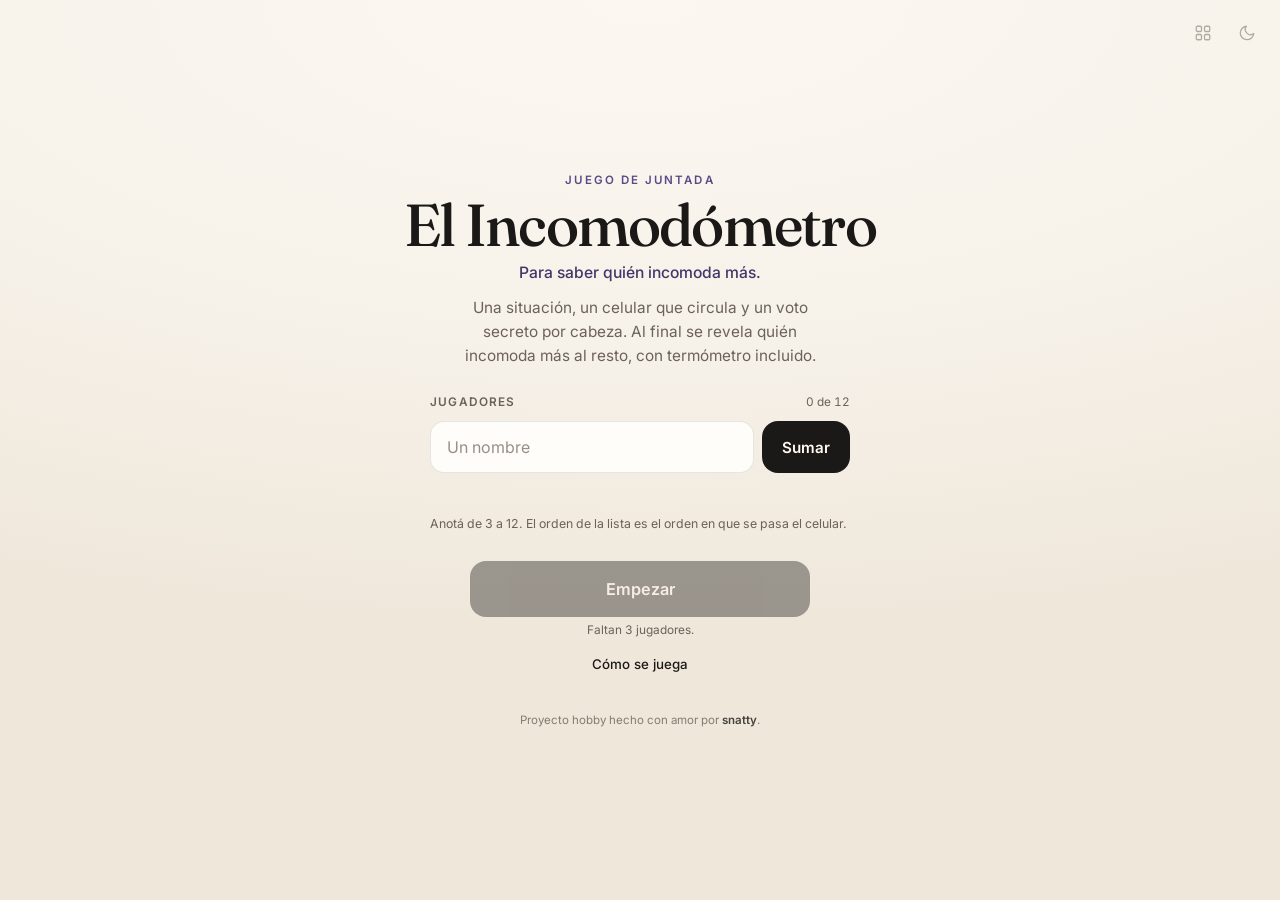
<file: incomodometro/index.html>
<!DOCTYPE html>
<html lang="es-AR">
<head>
  <meta charset="UTF-8">
  <meta name="viewport" content="width=device-width, initial-scale=1, viewport-fit=cover">
  <meta name="theme-color" content="#F6F1E9">
  <link rel="manifest" href="../manifest.webmanifest">
  <link rel="apple-touch-icon" href="../shared/icons/apple-touch-icon.png">
  <meta name="apple-mobile-web-app-capable" content="yes">
  <meta name="mobile-web-app-capable" content="yes">
  <meta name="apple-mobile-web-app-status-bar-style" content="default">
  <meta name="apple-mobile-web-app-title" content="Juegos de mesa">
  <script src="../shared/theme.js"></script>
  <meta name="description" content="El Incomodómetro: un juego de juntada con votación secreta para ver quién incomoda más al resto. Situación, celular que circula y termómetro de incomodidad.">
  <title>El Incomodómetro — Quién incomoda más</title>
  <link rel="icon" href="data:image/svg+xml,%3Csvg xmlns='http://www.w3.org/2000/svg' viewBox='0 0 100 100'%3E%3Crect width='100' height='100' rx='22' fill='%235C4A87'/%3E%3Ctext x='50' y='68' font-family='Georgia,serif' font-size='46' fill='%23FFF9F0' text-anchor='middle'%3EIN%3C/text%3E%3C/svg%3E">
  <link rel="preconnect" href="https://fonts.googleapis.com">
  <link rel="preconnect" href="https://fonts.gstatic.com" crossorigin>
  <link href="https://fonts.googleapis.com/css2?family=Fraunces:opsz,wght@9..144,400;9..144,500&family=Inter:wght@400;500;600&display=swap" rel="stylesheet">
  <link rel="stylesheet" href="../shared/chrome.css">
  <link rel="stylesheet" href="assets/styles.css">
</head>
<body>
  <div class="app">
    <!-- SETUP -->
    <main class="view setup" id="viewSetup">
      <header class="brand">
        <p class="kicker">Juego de juntada</p>
        <h1 class="wordmark">El Incomodómetro</h1>
        <p class="tagline">Para saber quién incomoda más.</p>
        <p class="lead">Una situación, un celular que circula y un voto secreto por cabeza. Al final se revela quién incomoda más al resto, con termómetro incluido.</p>
      </header>

      <section class="players" aria-labelledby="playersLabel">
        <div class="section-head">
          <h2 class="section-label" id="playersLabel">Jugadores</h2>
          <span class="player-count" id="playerCount">0 de 12</span>
        </div>

        <form class="add-form" id="addForm" autocomplete="off" novalidate>
          <label class="sr-only" for="playerInput">Nombre del jugador</label>
          <input class="text-input" id="playerInput" type="text" name="player" placeholder="Un nombre" maxlength="18" enterkeyhint="done" autocapitalize="words" spellcheck="false">
          <button class="btn btn-add" id="addBtn" type="submit">Sumar</button>
        </form>

        <p class="form-error" id="setupError" role="alert"></p>
        <ul class="player-list" id="playerList"></ul>
        <p class="players-hint" id="playersHint">Anotá de 3 a 12. El orden de la lista es el orden en que se pasa el celular.</p>
      </section>

      <div class="setup-actions">
        <button class="btn btn-primary btn-xl" id="startBtn" type="button" disabled>Empezar</button>
        <p class="start-hint" id="startHint" aria-live="polite">Faltan 3 jugadores.</p>
        <button class="btn btn-ghost" id="howBtn" type="button">Cómo se juega</button>
      </div>

      <p class="credit">Proyecto hobby hecho con amor por <strong>snatty</strong>.</p>
    </main>

    <!-- ROUND INTRO -->
    <section class="view round" id="viewRound" hidden>
      <header class="topbar">
        <button class="icon-btn" id="quitBtn" type="button" aria-label="Dejar la partida y volver al inicio">
          <svg viewBox="0 0 24 24" fill="none" stroke="currentColor" stroke-width="2" stroke-linecap="round" stroke-linejoin="round" aria-hidden="true">
            <path d="M19 12H5M12 19l-7-7 7-7"/>
          </svg>
        </button>
        <div class="topbar-meta">
          <span class="round-label" id="roundLabel">Ronda 1</span>
          <span class="round-sub" id="roundSub">Quedan 80 situaciones</span>
        </div>
        <button class="icon-btn" id="rankingBtn" type="button" aria-label="Ver el ranking de incomodidad">
          <svg viewBox="0 0 24 24" fill="none" stroke="currentColor" stroke-width="1.8" stroke-linecap="round" stroke-linejoin="round" aria-hidden="true">
            <path d="M8 21h8M12 17v4M7 4h10v5a5 5 0 0 1-10 0V4z"/>
            <path d="M17 5h3v2a3 3 0 0 1-3 3M7 5H4v2a3 3 0 0 0 3 3"/>
          </svg>
        </button>
      </header>

      <article class="prompt-card" id="promptCard">
        <p class="prompt-kicker">¿Quién incomoda más cuando…?</p>
        <p class="prompt-text" id="promptText"></p>
        <p class="prompt-note">Lean la situación en voz alta antes de votar.</p>
      </article>

      <div class="round-actions">
        <button class="btn btn-primary btn-xl" id="beginVoteBtn" type="button">Arrancar la votación</button>
        <p class="hint" id="roundHint">Un voto por persona, de a uno.</p>
      </div>
    </section>

    <!-- HANDOFF -->
    <section class="view handoff" id="viewHandoff" hidden>
      <div class="handoff-card">
        <svg class="handoff-icon" viewBox="0 0 24 24" fill="none" stroke="currentColor" stroke-width="1.6" stroke-linecap="round" stroke-linejoin="round" aria-hidden="true">
          <path d="M2.5 2.5l19 19"/>
          <path d="M6.7 6.7A9 9 0 0 0 12 12a8.6 8.6 0 0 0 4-1.7M9.9 4.2A9 9 0 0 1 12 4c5 0 9 5 9 8a9.8 9.8 0 0 1-1.8 3.6"/>
          <path d="M14.1 14.1a3 3 0 0 1-4.2-4.2"/>
        </svg>
        <p class="handoff-kicker" id="handoffKicker">Primer voto</p>
        <h2 class="handoff-title">Pasale el celular a <span class="handoff-name" id="handoffName"></span></h2>
        <p class="handoff-text">Que nadie mire la pantalla. El voto es secreto y se guarda al confirmar.</p>
        <button class="btn btn-primary btn-xl" id="takePhoneBtn" type="button">Soy <span id="takePhoneName"></span></button>
        <p class="handoff-progress" id="handoffProgress">Voto 1 de 5</p>
      </div>
    </section>

    <!-- VOTE -->
    <section class="view vote" id="viewVote" hidden>
      <header class="vote-head">
        <div class="vote-meta">
          <span id="voteTurn">Turno de Ana</span>
          <span id="voteProgress">Voto 1 de 5</span>
        </div>
        <p class="vote-prompt" id="votePrompt"></p>
      </header>

      <div class="vote-scroll">
        <h2 class="section-label">Elegí en secreto</h2>
        <div class="name-grid" id="nameGrid" role="group" aria-label="Elegí a quién votás" tabindex="-1"></div>
      </div>

      <div class="vote-actions">
        <p class="vote-selected" id="voteSelected" aria-live="polite">Tocá un nombre para elegir.</p>
        <button class="btn btn-primary btn-xl" id="confirmBtn" type="button" disabled>Confirmar voto</button>
      </div>
    </section>

    <!-- REVEAL -->
    <section class="view reveal" id="viewReveal" hidden>
      <header class="reveal-head">
        <p class="kicker" id="revealKicker">Resultado de la ronda 1</p>
        <p class="reveal-prompt" id="revealPrompt"></p>
        <p class="reveal-summary" id="revealSummary" aria-live="polite"></p>

        <div class="thermo" id="thermo" hidden>
          <div class="thermo-head">
            <span class="thermo-title">Termómetro</span>
            <span class="thermo-value" id="thermoValue" aria-live="polite">0%</span>
          </div>
          <div class="thermo-track"><span class="thermo-fill" id="thermoFill"></span></div>
          <p class="thermo-note" id="thermoNote"></p>
        </div>
      </header>

      <ul class="results" id="resultsList" aria-label="Votos por jugador"></ul>

      <div class="reveal-actions">
        <button class="btn btn-primary btn-xl" id="nextRoundBtn" type="button">Siguiente ronda</button>
        <button class="btn btn-ghost" id="revealRankingBtn" type="button">Ver ranking acumulado</button>
        <p class="hint" id="revealNote" hidden>Se terminó el mazo. Cerrá la partida con el ranking.</p>
      </div>
    </section>

    <!-- RANKING -->
    <section class="view ranking" id="viewRanking" hidden>
      <header class="topbar">
        <button class="icon-btn" id="rankingBackBtn" type="button" aria-label="Volver a la partida">
          <svg viewBox="0 0 24 24" fill="none" stroke="currentColor" stroke-width="2" stroke-linecap="round" stroke-linejoin="round" aria-hidden="true">
            <path d="M19 12H5M12 19l-7-7 7-7"/>
          </svg>
        </button>
        <div class="topbar-meta">
          <span class="round-label">Ranking</span>
          <span class="round-sub" id="rankingSub">0 rondas jugadas</span>
        </div>
        <span class="icon-btn" aria-hidden="true" style="visibility:hidden"></span>
      </header>

      <div class="ranking-body">
        <h2 class="ranking-title">Los que más incomodan</h2>
        <p class="ranking-lead">Veces que cada uno se llevó la ronda por incómodo.</p>
        <ol class="ranking-list" id="rankingList"></ol>
        <p class="ranking-empty" id="rankingEmpty" hidden>Todavía no hay rondas jugadas. El ranking se arma solo.</p>
      </div>

      <div class="ranking-actions">
        <button class="btn btn-primary btn-xl" id="rankingContinueBtn" type="button">Seguir jugando</button>
      </div>
    </section>
  </div>

  <!-- HOW TO PLAY -->
  <dialog id="howDialog">
    <h2 class="dialog-title">Cómo se juega</h2>
    <ol class="steps">
      <li><strong>Anotá a los jugadores.</strong> De 3 a 12. La lista queda guardada para la próxima juntada.</li>
      <li><strong>Lean la situación en voz alta.</strong> Todos piensan lo mismo: ¿quién incomoda más cuando…?</li>
      <li><strong>El celular va de mano en mano.</strong> Cada uno toca un nombre en secreto y confirma. La pantalla de "pasale el celular" tapa la elección anterior.</li>
      <li><strong>Se revelan los votos y el termómetro.</strong> El más votado se lleva la ronda y suma en el ranking de incomodidad.</li>
    </ol>
    <p class="dialog-tip">Sin cuentas ni conexión. Las situaciones no se repiten hasta que se termina el mazo. Nadie se ofende: el que gana es el que anima la mesa.</p>
    <div class="dialog-actions">
      <button class="btn btn-primary btn-xl" id="closeHowBtn" type="button">Entendido</button>
    </div>
  </dialog>

  <script src="data/prompts.js"></script>
  <script src="assets/app.js"></script>
  <script src="../shared/chrome.js"></script>
</body>
</html>
</file>
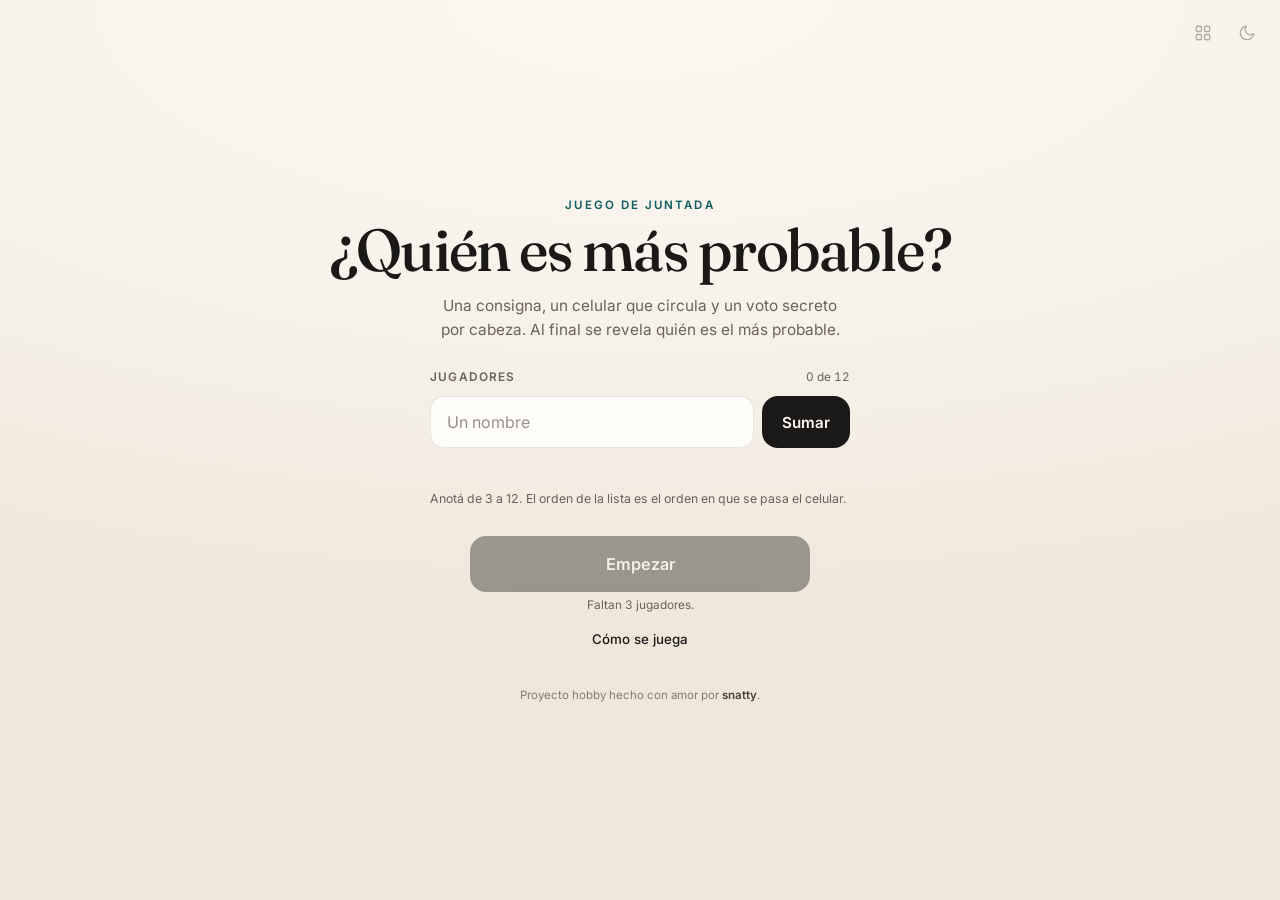
<file: mas-probable/index.html>
<!DOCTYPE html>
<html lang="es-AR">
<head>
  <meta charset="UTF-8">
  <meta name="viewport" content="width=device-width, initial-scale=1, viewport-fit=cover">
  <meta name="theme-color" content="#F6F1E9">
  <link rel="manifest" href="../manifest.webmanifest">
  <link rel="apple-touch-icon" href="../shared/icons/apple-touch-icon.png">
  <meta name="apple-mobile-web-app-capable" content="yes">
  <meta name="mobile-web-app-capable" content="yes">
  <meta name="apple-mobile-web-app-status-bar-style" content="default">
  <meta name="apple-mobile-web-app-title" content="Juegos de mesa">
  <script src="../shared/theme.js"></script>
  <meta name="description" content="¿Quién es más probable? Un juego de juntada con votación secreta: pasás el celular, cada uno elige en secreto y al final se revela el más votado.">
  <title>¿Quién es más probable? — Juego de votación secreta</title>
  <link rel="icon" href="data:image/svg+xml,%3Csvg xmlns='http://www.w3.org/2000/svg' viewBox='0 0 100 100'%3E%3Crect width='100' height='100' rx='22' fill='%230F5B62'/%3E%3Ctext x='50' y='68' font-family='Georgia,serif' font-size='46' fill='%23FFF9F0' text-anchor='middle'%3EMP%3C/text%3E%3C/svg%3E">
  <link rel="preconnect" href="https://fonts.googleapis.com">
  <link rel="preconnect" href="https://fonts.gstatic.com" crossorigin>
  <link href="https://fonts.googleapis.com/css2?family=Fraunces:opsz,wght@9..144,400;9..144,500&family=Inter:wght@400;500;600&display=swap" rel="stylesheet">
  <link rel="stylesheet" href="../shared/chrome.css">
  <link rel="stylesheet" href="assets/styles.css">
</head>
<body>
  <div class="app">
    <!-- SETUP -->
    <main class="view setup" id="viewSetup">
      <header class="brand">
        <p class="kicker">Juego de juntada</p>
        <h1 class="wordmark">¿Quién es más probable?</h1>
        <p class="lead">Una consigna, un celular que circula y un voto secreto por cabeza. Al final se revela quién es el más probable.</p>
      </header>

      <section class="players" aria-labelledby="playersLabel">
        <div class="section-head">
          <h2 class="section-label" id="playersLabel">Jugadores</h2>
          <span class="player-count" id="playerCount">0 de 12</span>
        </div>

        <form class="add-form" id="addForm" autocomplete="off" novalidate>
          <label class="sr-only" for="playerInput">Nombre del jugador</label>
          <input class="text-input" id="playerInput" type="text" name="player" placeholder="Un nombre" maxlength="18" enterkeyhint="done" autocapitalize="words" spellcheck="false">
          <button class="btn btn-add" id="addBtn" type="submit">Sumar</button>
        </form>

        <p class="form-error" id="setupError" role="alert"></p>
        <ul class="player-list" id="playerList"></ul>
        <p class="players-hint" id="playersHint">Anotá de 3 a 12. El orden de la lista es el orden en que se pasa el celular.</p>
      </section>

      <div class="setup-actions">
        <button class="btn btn-primary btn-xl" id="startBtn" type="button" disabled>Empezar</button>
        <p class="start-hint" id="startHint" aria-live="polite">Faltan 3 jugadores.</p>
        <button class="btn btn-ghost" id="howBtn" type="button">Cómo se juega</button>
      </div>

      <p class="credit">Proyecto hobby hecho con amor por <strong>snatty</strong>.</p>
    </main>

    <!-- ROUND INTRO -->
    <section class="view round" id="viewRound" hidden>
      <header class="topbar">
        <button class="icon-btn" id="quitBtn" type="button" aria-label="Dejar la partida y volver al inicio">
          <svg viewBox="0 0 24 24" fill="none" stroke="currentColor" stroke-width="2" stroke-linecap="round" stroke-linejoin="round" aria-hidden="true">
            <path d="M19 12H5M12 19l-7-7 7-7"/>
          </svg>
        </button>
        <div class="topbar-meta">
          <span class="round-label" id="roundLabel">Ronda 1</span>
          <span class="round-sub" id="roundSub">Quedan 100 consignas</span>
        </div>
        <button class="icon-btn" id="rankingBtn" type="button" aria-label="Ver el ranking acumulado">
          <svg viewBox="0 0 24 24" fill="none" stroke="currentColor" stroke-width="1.8" stroke-linecap="round" stroke-linejoin="round" aria-hidden="true">
            <path d="M8 21h8M12 17v4M7 4h10v5a5 5 0 0 1-10 0V4z"/>
            <path d="M17 5h3v2a3 3 0 0 1-3 3M7 5H4v2a3 3 0 0 0 3 3"/>
          </svg>
        </button>
      </header>

      <article class="prompt-card" id="promptCard">
        <p class="prompt-kicker">¿Quién es más probable que…?</p>
        <p class="prompt-text" id="promptText"></p>
        <p class="prompt-note">Lean la consigna en voz alta antes de votar.</p>
      </article>

      <div class="round-actions">
        <button class="btn btn-primary btn-xl" id="beginVoteBtn" type="button">Arrancar la votación</button>
        <p class="hint" id="roundHint">Un voto por persona, de a uno.</p>
      </div>
    </section>

    <!-- HANDOFF -->
    <section class="view handoff" id="viewHandoff" hidden>
      <div class="handoff-card">
        <svg class="handoff-icon" viewBox="0 0 24 24" fill="none" stroke="currentColor" stroke-width="1.6" stroke-linecap="round" stroke-linejoin="round" aria-hidden="true">
          <path d="M2.5 2.5l19 19"/>
          <path d="M6.7 6.7A9 9 0 0 0 12 12a8.6 8.6 0 0 0 4-1.7M9.9 4.2A9 9 0 0 1 12 4c5 0 9 5 9 8a9.8 9.8 0 0 1-1.8 3.6"/>
          <path d="M14.1 14.1a3 3 0 0 1-4.2-4.2"/>
        </svg>
        <p class="handoff-kicker" id="handoffKicker">Primer voto</p>
        <h2 class="handoff-title">Pasale el celular a <span class="handoff-name" id="handoffName"></span></h2>
        <p class="handoff-text">Que nadie mire la pantalla. El voto es secreto y se guarda al confirmar.</p>
        <button class="btn btn-primary btn-xl" id="takePhoneBtn" type="button">Soy <span id="takePhoneName"></span></button>
        <p class="handoff-progress" id="handoffProgress">Voto 1 de 5</p>
      </div>
    </section>

    <!-- VOTE -->
    <section class="view vote" id="viewVote" hidden>
      <header class="vote-head">
        <div class="vote-meta">
          <span id="voteTurn">Turno de Ana</span>
          <span id="voteProgress">Voto 1 de 5</span>
        </div>
        <p class="vote-prompt" id="votePrompt"></p>
      </header>

      <div class="vote-scroll">
        <h2 class="section-label">Elegí en secreto</h2>
        <div class="name-grid" id="nameGrid" role="group" aria-label="Elegí a quién votás" tabindex="-1"></div>
      </div>

      <div class="vote-actions">
        <p class="vote-selected" id="voteSelected" aria-live="polite">Tocá un nombre para elegir.</p>
        <button class="btn btn-primary btn-xl" id="confirmBtn" type="button" disabled>Confirmar voto</button>
      </div>
    </section>

    <!-- REVEAL -->
    <section class="view reveal" id="viewReveal" hidden>
      <header class="reveal-head">
        <p class="kicker" id="revealKicker">Resultado de la ronda 1</p>
        <p class="reveal-prompt" id="revealPrompt"></p>
        <p class="reveal-summary" id="revealSummary" aria-live="polite"></p>
      </header>

      <ul class="results" id="resultsList" aria-label="Votos por jugador"></ul>

      <div class="reveal-actions">
        <button class="btn btn-primary btn-xl" id="nextRoundBtn" type="button">Siguiente ronda</button>
        <button class="btn btn-ghost" id="revealRankingBtn" type="button">Ver ranking acumulado</button>
        <p class="hint" id="revealNote" hidden>Se terminó el mazo. Cerrá la partida con el ranking.</p>
      </div>
    </section>

    <!-- RANKING -->
    <section class="view ranking" id="viewRanking" hidden>
      <header class="topbar">
        <button class="icon-btn" id="rankingBackBtn" type="button" aria-label="Volver a la partida">
          <svg viewBox="0 0 24 24" fill="none" stroke="currentColor" stroke-width="2" stroke-linecap="round" stroke-linejoin="round" aria-hidden="true">
            <path d="M19 12H5M12 19l-7-7 7-7"/>
          </svg>
        </button>
        <div class="topbar-meta">
          <span class="round-label">Ranking</span>
          <span class="round-sub" id="rankingSub">0 rondas jugadas</span>
        </div>
        <span class="icon-btn" aria-hidden="true" style="visibility:hidden"></span>
      </header>

      <div class="ranking-body">
        <h2 class="ranking-title">Los más probables</h2>
        <p class="ranking-lead">Veces que cada uno salió el más votado de la ronda.</p>
        <ol class="ranking-list" id="rankingList"></ol>
        <p class="ranking-empty" id="rankingEmpty" hidden>Todavía no hay rondas jugadas. El ranking se arma solo.</p>
      </div>

      <div class="ranking-actions">
        <button class="btn btn-primary btn-xl" id="rankingContinueBtn" type="button">Seguir jugando</button>
      </div>
    </section>
  </div>

  <!-- HOW TO PLAY -->
  <dialog id="howDialog">
    <h2 class="dialog-title">Cómo se juega</h2>
    <ol class="steps">
      <li><strong>Anotá a los jugadores.</strong> De 3 a 12. La lista queda guardada para la próxima juntada.</li>
      <li><strong>Lean la consigna en voz alta.</strong> Todos piensan lo mismo: ¿quién es más probable que…?</li>
      <li><strong>El celular va de mano en mano.</strong> Cada uno toca un nombre en secreto y confirma. La pantalla de "pasale el celular" tapa la elección anterior.</li>
      <li><strong>Se revelan los votos.</strong> El más votado se lleva la ronda y suma en el ranking acumulado.</li>
    </ol>
    <p class="dialog-tip">No hace falta cuenta ni conexión. Las consignas no se repiten hasta que se termina el mazo.</p>
    <div class="dialog-actions">
      <button class="btn btn-primary btn-xl" id="closeHowBtn" type="button">Entendido</button>
    </div>
  </dialog>

  <script src="data/prompts.js"></script>
  <script src="assets/app.js"></script>
  <script src="../shared/chrome.js"></script>
</body>
</html>
</file>
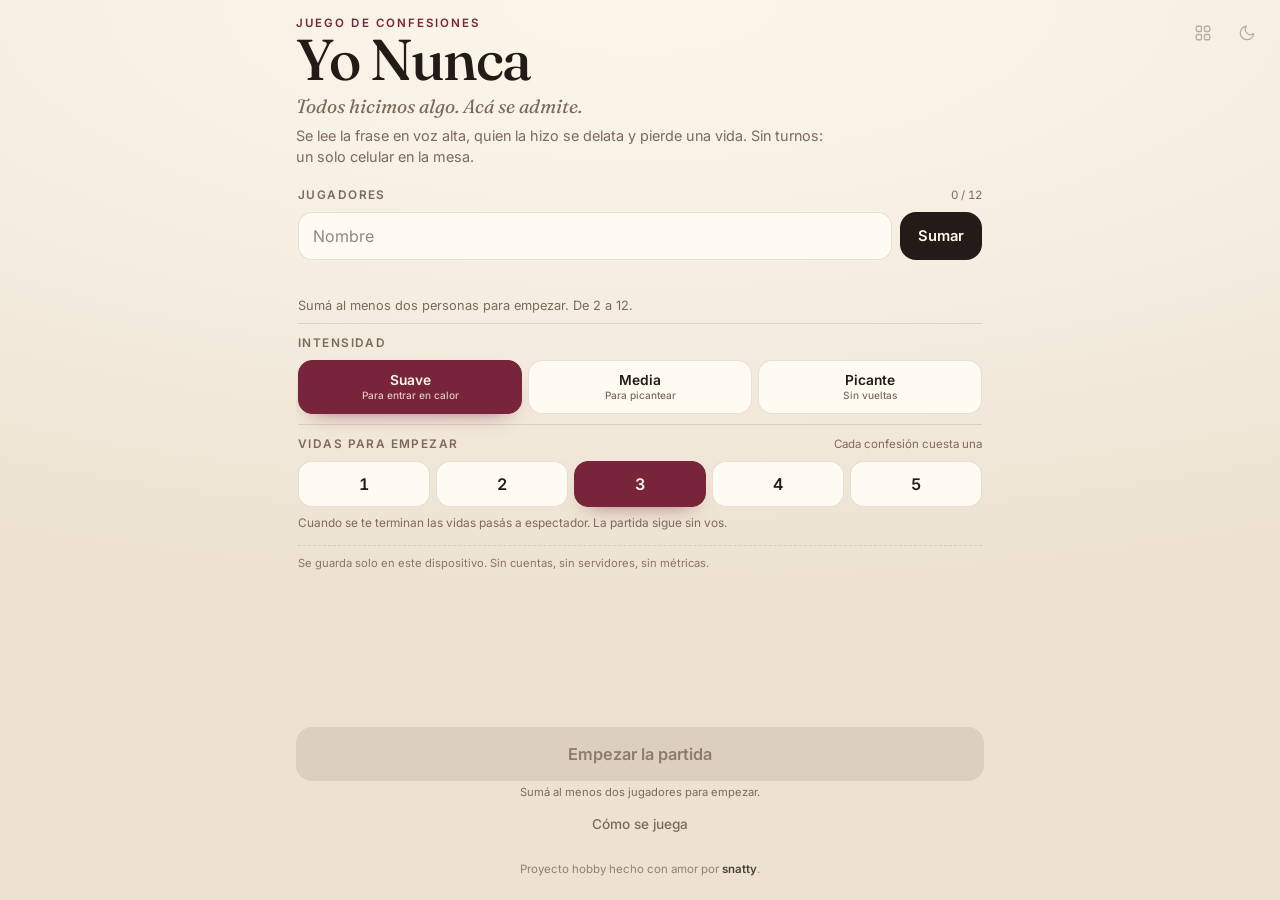
<file: yo-nunca/index.html>
<!DOCTYPE html>
<html lang="es-AR">
<head>
  <meta charset="UTF-8">
  <meta name="viewport" content="width=device-width, initial-scale=1, viewport-fit=cover">
  <meta name="theme-color" content="#F4ECDF" data-light="#F4ECDF" data-dark="#12100E">
  <link rel="manifest" href="../manifest.webmanifest">
  <link rel="apple-touch-icon" href="../shared/icons/apple-touch-icon.png">
  <meta name="apple-mobile-web-app-capable" content="yes">
  <meta name="mobile-web-app-capable" content="yes">
  <meta name="apple-mobile-web-app-status-bar-style" content="default">
  <meta name="apple-mobile-web-app-title" content="Juegos de mesa">
  <script src="../shared/theme.js"></script>
  <meta name="description" content="Yo Nunca: confesiones por niveles con vidas. Sin turnos ni puntaje, un solo celular en la mesa. Todo queda en el dispositivo.">
  <title>Yo Nunca — Juego de confesiones para juntadas</title>
  <link rel="icon" href="data:image/svg+xml,%3Csvg xmlns='http://www.w3.org/2000/svg' viewBox='0 0 100 100'%3E%3Crect width='100' height='100' rx='22' fill='%2378243A'/%3E%3Ctext x='50' y='67' font-family='Georgia,serif' font-size='44' fill='%23FFF6EC' text-anchor='middle'%3EYN%3C/text%3E%3C/svg%3E">
  <link rel="preconnect" href="https://fonts.googleapis.com">
  <link rel="preconnect" href="https://fonts.gstatic.com" crossorigin>
  <link href="https://fonts.googleapis.com/css2?family=Fraunces:opsz,wght@9..144,400;9..144,500;9..144,600&family=Inter:wght@400;500;600&display=swap" rel="stylesheet">
  <link rel="stylesheet" href="../shared/chrome.css">
  <link rel="stylesheet" href="assets/styles.css">
</head>
<body>
  <svg class="svg-defs" aria-hidden="true" focusable="false">
    <symbol id="icon-heart" viewBox="0 0 24 24">
      <path d="M12 21.35l-1.45-1.32C5.4 15.36 2 12.28 2 8.5 2 5.42 4.42 3 7.5 3c1.74 0 3.41.81 4.5 2.09C13.09 3.81 14.76 3 16.5 3 19.58 3 22 5.42 22 8.5c0 3.78-3.4 6.86-8.55 11.54L12 21.35z"/>
    </symbol>
  </svg>

  <div class="app">
    <!-- INICIO -->
    <main class="view setup" id="viewSetup">
      <header class="setup-head">
        <p class="kicker">Juego de confesiones</p>
        <h1 class="wordmark">Yo Nunca</h1>
        <p class="tagline">Todos hicimos algo. Acá se admite.</p>
        <p class="lead">Se lee la frase en voz alta, quien la hizo se delata y pierde una vida. Sin turnos: un solo celular en la mesa.</p>
      </header>

      <div class="setup-scroll">
        <section class="block" aria-labelledby="playersLabelSetup">
          <div class="block-head">
            <h2 class="block-title" id="playersLabelSetup">Jugadores</h2>
            <span class="block-meta" id="playersCount">0 / 12</span>
          </div>

          <form class="add-row" id="playerForm" autocomplete="off" novalidate>
            <input class="input" id="playerInput" type="text" name="player" placeholder="Nombre" maxlength="18" enterkeyhint="done" spellcheck="false" aria-label="Nombre del jugador">
            <button class="btn btn-add" id="addPlayerBtn" type="submit">Sumar</button>
          </form>
          <p class="form-msg" id="formMsg" role="status"></p>

          <div class="setup-players" id="setupPlayers"></div>
          <p class="empty-note" id="emptyNote">Sumá al menos dos personas para empezar. De 2 a 12.</p>
        </section>

        <section class="block" aria-labelledby="levelLabel">
          <div class="block-head">
            <h2 class="block-title" id="levelLabel">Intensidad</h2>
          </div>
          <div class="seg seg-3" id="levelSeg" role="group" aria-label="Elegir intensidad">
            <button class="seg-btn" type="button" data-level="suave" aria-pressed="true">
              <span>Suave</span>
              <small>Para entrar en calor</small>
            </button>
            <button class="seg-btn" type="button" data-level="media" aria-pressed="false">
              <span>Media</span>
              <small>Para picantear</small>
            </button>
            <button class="seg-btn" type="button" data-level="picante" aria-pressed="false">
              <span>Picante</span>
              <small>Sin vueltas</small>
            </button>
          </div>
        </section>

        <section class="block" aria-labelledby="livesLabel">
          <div class="block-head">
            <h2 class="block-title" id="livesLabel">Vidas para empezar</h2>
            <span class="block-meta">Cada confesión cuesta una</span>
          </div>
          <div class="seg seg-5" id="livesSeg" role="group" aria-label="Elegir vidas iniciales">
            <button class="seg-btn seg-num" type="button" data-lives="1" aria-pressed="false" aria-label="1 vida">1</button>
            <button class="seg-btn seg-num" type="button" data-lives="2" aria-pressed="false" aria-label="2 vidas">2</button>
            <button class="seg-btn seg-num" type="button" data-lives="3" aria-pressed="true" aria-label="3 vidas">3</button>
            <button class="seg-btn seg-num" type="button" data-lives="4" aria-pressed="false" aria-label="4 vidas">4</button>
            <button class="seg-btn seg-num" type="button" data-lives="5" aria-pressed="false" aria-label="5 vidas">5</button>
          </div>
          <p class="field-note">Cuando se te terminan las vidas pasás a espectador. La partida sigue sin vos.</p>
        </section>

        <p class="privacy-note">Se guarda solo en este dispositivo. Sin cuentas, sin servidores, sin métricas.</p>
      </div>

      <div class="dock">
        <button class="btn btn-primary btn-xl" id="startBtn" type="button" disabled>Empezar la partida</button>
        <p class="dock-note" id="startNote">Sumá al menos dos jugadores para empezar.</p>
        <button class="btn btn-ghost" id="howBtn" type="button">Cómo se juega</button>
      </div>

      <p class="credit">Proyecto hobby hecho con amor por <strong>snatty</strong>.</p>
    </main>

    <!-- PARTIDA -->
    <section class="view game" id="viewGame" hidden>
      <div class="game-top">
        <button class="icon-btn" id="backBtn" type="button" aria-label="Volver al inicio">
          <svg viewBox="0 0 24 24" fill="none" stroke="currentColor" stroke-width="2" stroke-linecap="round" stroke-linejoin="round" aria-hidden="true" focusable="false">
            <path d="M19 12H5M12 19l-7-7 7-7"/>
          </svg>
        </button>
        <div class="game-meta">
          <span class="game-title" id="gameLevel">Suave</span>
          <span class="game-sub" id="gameSub">3 en juego · 3 vidas</span>
        </div>
        <span class="top-spacer" aria-hidden="true"></span>
      </div>

      <div class="progress-track" id="progressTrack" role="progressbar" aria-label="Frases usadas" aria-valuemin="0" aria-valuemax="100" aria-valuenow="0">
        <span class="progress-bar" id="progressBar"></span>
      </div>

      <article class="card" id="cardEl" tabindex="-1" aria-live="polite" aria-atomic="true">
        <div class="card-head">
          <span class="eyebrow" id="cardLevel">Suave</span>
          <span class="card-count" id="cardCount">Frase 1 de 120</span>
        </div>
        <p class="phrase" id="cardPhrase"></p>
        <p class="card-note">Si te tocó, tocá tu nombre. Si no querés decirlo, pasá: acá nadie está obligado.</p>
      </article>

      <section class="players-block" aria-labelledby="playersLabelGame">
        <div class="players-head">
          <h2 class="players-label" id="playersLabelGame">Tocá tu nombre si te tocó</h2>
          <p class="players-count" id="confessCount">Nadie confesó todavía</p>
        </div>
        <div class="player-grid" id="playerGrid" role="group" aria-label="Jugadores en la mesa"></div>
      </section>

      <div class="dock">
        <button class="btn btn-link" id="undoBtn" type="button" hidden>Deshacer último toque</button>
        <button class="btn btn-primary btn-xl" id="nextBtn" type="button">Siguiente frase</button>
      </div>
    </section>

    <!-- CIERRE -->
    <section class="view end" id="viewEnd" hidden>
      <div class="end-inner">
        <p class="kicker">Fin de la partida</p>
        <h2 class="end-title" id="endTitle">Se acabaron las frases</h2>
        <p class="end-text" id="endText"></p>

        <div class="survivors">
          <p class="survivors-label">Sobrevivientes</p>
          <div id="survivors"></div>
        </div>

        <p class="end-rule">No hay puntaje ni ganador moral: sobrevivir era el juego.</p>
      </div>

      <div class="dock">
        <button class="btn btn-primary btn-xl" id="againBtn" type="button">Otra partida</button>
        <button class="btn btn-ghost" id="endHomeBtn" type="button">Volver al inicio</button>
      </div>
    </section>
  </div>

  <dialog id="howDialog">
    <div class="dialog-scroll">
      <h2 class="dialog-title">Cómo se juega</h2>
      <ol class="steps">
        <li><strong>Armá la mesa.</strong> Sumá de 2 a 12 jugadores, elegí intensidad y cuántas vidas arranca cada uno.</li>
        <li><strong>Lean la frase en voz alta.</strong> Quien hizo la cosa toca su nombre en la lista y pierde una vida.</li>
        <li><strong>Pasar también es jugar.</strong> Si no querés admitirlo, no toques nada. Nadie está obligado a confesar.</li>
        <li><strong>Sin turnos.</strong> Es una confesión grupal: un solo dispositivo en la mesa, todos miran la misma tarjeta.</li>
        <li><strong>Se juega hasta el final.</strong> Cuando alguien se queda sin vidas pasa a espectador. Termina cuando queda una sola persona con vidas o se acaban las frases.</li>
      </ol>
      <p class="dialog-tip">No hay puntaje ni ganador moral: solo se trata de sobrevivir. Las frases picantes suben el tono. Todo queda en este dispositivo.</p>
    </div>
    <div class="dialog-actions">
      <button class="btn btn-primary btn-xl" id="closeHowBtn" type="button">Entendido</button>
    </div>
  </dialog>

  <p class="sr-only" id="srStatus" role="status" aria-live="polite"></p>

  <script src="data/statements.js"></script>
  <script src="assets/app.js"></script>
  <script src="../shared/chrome.js"></script>
</body>
</html>
</file>
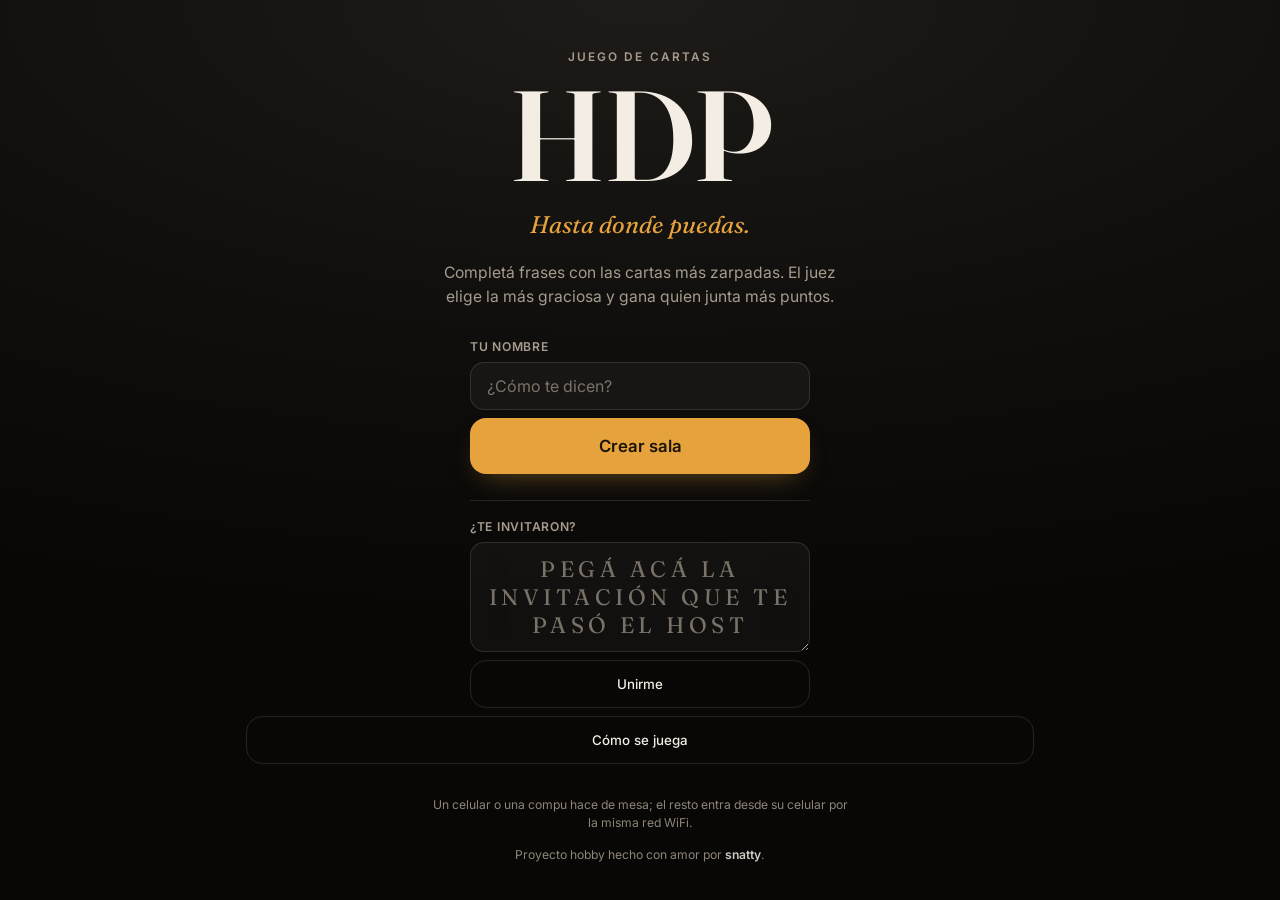
<file: hdp/public/index.html>
<!DOCTYPE html>
<html lang="es">
<head>
  <meta charset="UTF-8">
  <meta name="viewport" content="width=device-width, initial-scale=1, viewport-fit=cover">
  <meta name="theme-color" content="#0F0E0C">
  <meta name="description" content="HDP: el juego de cartas para completar frases picantes. Hasta donde puedas, entre amigos.">
  <title>HDP — Hasta donde puedas</title>
  <link rel="icon" href="data:image/svg+xml,%3Csvg xmlns='http://www.w3.org/2000/svg' viewBox='0 0 100 100'%3E%3Crect width='100' height='100' rx='22' fill='%230F0E0C'/%3E%3Ctext x='50' y='68' font-family='Georgia,serif' font-size='48' fill='%23F3EDE4' text-anchor='middle'%3EHDP%3C/text%3E%3C/svg%3E">
  <link rel="preconnect" href="https://fonts.googleapis.com">
  <link rel="preconnect" href="https://fonts.gstatic.com" crossorigin>
  <link href="https://fonts.googleapis.com/css2?family=Fraunces:opsz,wght@9..144,400;9..144,500;9..144,600&family=Inter:wght@400;500;600;700&display=swap" rel="stylesheet">
  <link rel="stylesheet" href="assets/styles.css">
</head>
<body>
  <div class="app">

    <header class="topbar" id="topbar" hidden>
      <span class="conn" id="connStatus" role="status">
        <span class="conn-dot" aria-hidden="true"></span>
        <span id="connText">Conectado</span>
      </span>
      <span class="judge-flag" id="judgeFlag" hidden aria-label="Sos el juez esta ronda">Sos el juez</span>
    </header>

    <!-- INICIO -->
    <main class="view home" id="viewHome">
      <p class="kicker">Juego de cartas</p>
      <h1 class="wordmark">HDP</h1>
      <p class="tagline">Hasta donde puedas.</p>
      <p class="lead">Completá frases con las cartas más zarpadas. El juez elige la más graciosa y gana quien junta más puntos.</p>

      <form class="home-form" id="createForm">
        <label class="field-label" for="nameInput">Tu nombre</label>
        <input class="input" id="nameInput" name="name" maxlength="16" autocomplete="nickname" placeholder="¿Cómo te dicen?" required>
        <button class="btn btn-primary btn-xl" type="submit">Crear sala</button>
      </form>

      <form class="home-form home-join" id="joinForm">
        <label class="field-label" for="codeInput">¿Te invitaron?</label>
        <textarea class="input input-code" id="codeInput" name="code" rows="3" autocomplete="off" placeholder="Pegá acá la invitación que te pasó el host" aria-label="Código de invitación"></textarea>
        <button class="btn btn-ghost" type="submit">Unirme</button>
      </form>

      <section class="net-panel" id="guestPanel" hidden aria-live="polite">
        <h3 class="panel-title">Pasale esto al host</h3>
        <p class="hint">Copiá tu respuesta y mandásela. Cuando la pegue, entrás solo.</p>
        <textarea class="input input-code" id="answerOut" rows="4" readonly aria-label="Tu respuesta para el host"></textarea>
        <button class="btn btn-ghost" id="copyAnswerBtn" type="button">Copiar respuesta</button>
        <p class="hint" id="guestStatus">Esperando al host…</p>
      </section>

      <button class="btn btn-ghost" id="howBtn" type="button">Cómo se juega</button>
      <p class="home-note">Un celular o una compu hace de mesa; el resto entra desde su celular por la misma red WiFi.</p>
      <p class="credit">Proyecto hobby hecho con amor por <strong>snatty</strong>.</p>
    </main>

    <!-- LOBBY -->
    <section class="view" id="viewLobby" hidden>
      <p class="kicker">Sala</p>
      <h2 class="view-title">Que entren todos</h2>

      <div class="code-panel" hidden>
        <p class="code" id="lobbyCode" aria-label="Código de la sala">XXXX</p>
        <div class="code-actions">
          <button class="btn btn-ghost" id="copyBtn" type="button">Copiar</button>
          <button class="btn btn-ghost" id="shareBtn" type="button">Compartir</button>
        </div>
        <p class="code-hint">Entran por <span class="mono" id="lobbyUrl"></span> con ese código.</p>
      </div>

      <div class="net-panel" id="hostPanel" hidden>
        <h3 class="panel-title">Sumar jugadores</h3>
        <p class="hint">Generá una invitación y mandásela. Después pegá lo que te devuelva.</p>
        <button class="btn btn-ghost" id="inviteBtn" type="button">Generar invitación</button>
        <textarea class="input input-code" id="inviteOut" rows="3" readonly aria-label="Invitación para un jugador"></textarea>
        <button class="btn btn-ghost" id="copyInviteBtn" type="button">Copiar invitación</button>
        <label class="field-label" for="answerIn">Pegar respuesta del jugador</label>
        <textarea class="input input-code" id="answerIn" rows="3" placeholder="Pegá acá la respuesta" aria-label="Respuesta del jugador"></textarea>
        <button class="btn btn-primary" id="acceptBtn" type="button">Conectar jugador</button>
        <p class="hint" id="netStatus" aria-live="polite"></p>
      </div>

      <div class="players-panel">
        <h3 class="panel-title">Jugadores (<span id="playerCount">0</span>/12)</h3>
        <ul class="players-list" id="playersList"></ul>
      </div>

      <div class="lobby-host" id="lobbyHost" hidden>
        <div class="settings-row">
          <label class="field-label" for="targetInput">Puntos para ganar</label>
          <input class="input input-num" id="targetInput" type="number" min="3" max="10" value="5" aria-label="Puntos necesarios para ganar">
        </div>
        <button class="btn btn-primary btn-xl" id="startBtn" type="button">Empezar</button>
        <p class="hint" id="startHint">Se necesitan al menos 3 jugadores.</p>
      </div>

      <button class="btn btn-ghost" id="leaveBtn" type="button">Salir de la sala</button>
    </section>

    <!-- RONDA (jugando, no juez) -->
    <section class="view" id="viewRound" hidden>
      <p class="kicker">Ronda <span id="roundNum">1</span></p>
      <div class="black-card" id="blackCard"></div>
      <p class="round-instruction" id="roundInstruction"></p>
      <div class="hand" id="hand" role="listbox" aria-label="Tu mano de cartas blancas"></div>
      <div class="sticky-action">
        <button class="btn btn-primary btn-xl" id="playBtn" type="button" disabled>Jugar cartas</button>
      </div>
    </section>

    <!-- JUEZ (jugando, esperando envíos) -->
    <section class="view" id="viewJudge" hidden>
      <p class="kicker">Sos el juez</p>
      <div class="black-card" id="judgeBlackCard"></div>
      <p class="round-instruction">Los demás están eligiendo sus cartas. Leé la frase en voz alta.</p>
      <div class="wait-panel">
        <p class="wait-count"><strong id="submittedCount">0</strong> de <span id="expectedCount">0</span> respuestas</p>
        <p class="wait-missing" id="missingLine"></p>
      </div>
      <div class="sticky-action">
        <button class="btn btn-primary btn-xl" id="revealBtn" type="button">Ver respuestas</button>
      </div>
    </section>

    <!-- JUDGING (juez elige) -->
    <section class="view" id="viewJudging" hidden>
      <p class="kicker" id="judgingKicker">Sos el juez</p>
      <div class="black-card" id="judgingBlackCard"></div>
      <div id="judgingWaiting" hidden>
        <p class="round-instruction" id="judgingWaitText">El juez está eligiendo la más graciosa…</p>
      </div>
      <div id="judgingChoices" class="choices"></div>
    </section>

    <!-- REVEAL -->
    <section class="view" id="viewReveal" hidden>
      <p class="kicker">Resultado</p>
      <div class="black-card black-card-sm" id="revealBlackCard"></div>
      <div class="choices" id="revealChoices"></div>
      <div class="scores-panel">
        <h3 class="panel-title">Puntajes</h3>
        <ul class="scores-list" id="revealScores"></ul>
      </div>
      <div class="sticky-action">
        <button class="btn btn-primary btn-xl" id="nextBtn" type="button">Siguiente ronda</button>
      </div>
    </section>

    <!-- FINAL -->
    <section class="view" id="viewFinal" hidden>
      <p class="kicker">Fin de la partida</p>
      <h2 class="winner-title">Ganó <span id="winnerName"></span></h2>
      <p class="lead" id="finalSub"></p>
      <ul class="scores-list final-scores" id="finalScores"></ul>
      <div class="final-actions">
        <button class="btn btn-primary btn-xl" id="rematchBtn" type="button">Revancha</button>
        <button class="btn btn-ghost" id="exitBtn" type="button">Salir</button>
      </div>
    </section>

  </div>

  <div class="toast" id="toast" role="alert" aria-live="polite"></div>

  <dialog id="howDialog">
    <h2 class="dialog-title">Cómo se juega</h2>
    <ol class="steps">
      <li><strong>Uno crea la sala</strong> y el resto entra con el código. De 3 a 12 personas.</li>
      <li><strong>Cada ronda, uno es el juez</strong> y lee la frase en voz alta.</li>
      <li><strong>Todos eligen cartas de su mano</strong> para completar la frase del modo más gracioso posible.</li>
      <li><strong>El juez elige la que más le gusta</strong> sin saber de quién es. Quien la jugó suma un punto.</li>
      <li><strong>El juez va rotando</strong> y gana quien primero junta los puntos acordados.</li>
    </ol>
    <p class="dialog-tip">Es un juego de juntada: humor picante, pero sin violencia explícita ni sexo gráfico. Si una carta no va para la mesa, se cambia y listo.</p>
    <div class="dialog-actions">
      <button class="btn btn-primary btn-xl" id="closeHowBtn">Entendido</button>
    </div>
  </dialog>

  <script src="assets/cards.js"></script>
  <script src="assets/engine.js"></script>
  <script src="assets/net.js"></script>
  <script src="assets/local.js"></script>
  <script src="assets/app.js"></script>
</body>
</html>
</file>
<file: shared/chrome.css>
/* Chrome compartido: toggle de tema, botón de volver al selector y su diálogo. */

.theme-toggle {
  position: fixed;
  top: max(14px, env(safe-area-inset-top));
  right: max(14px, env(safe-area-inset-right));
  z-index: 15;
  width: 38px;
  height: 38px;
  display: grid;
  place-items: center;
  border: none;
  border-radius: 50%;
  background: transparent;
  color: var(--muted, #6B6259);
  opacity: 0.5;
  cursor: pointer;
  transition: opacity 0.18s ease, background 0.18s ease, color 0.18s ease, transform 0.18s ease;
  -webkit-tap-highlight-color: transparent;
}

.theme-toggle:hover {
  opacity: 0.9;
  background: var(--line, rgba(27, 25, 23, 0.10));
  color: var(--ink, #1B1917);
}

.theme-toggle:active {
  transform: scale(0.94);
}

.theme-toggle:focus-visible {
  opacity: 0.95;
  outline: 2px solid var(--accent, var(--ink, #1B1917));
  outline-offset: 2px;
}

.theme-toggle svg {
  width: 18px;
  height: 18px;
  display: block;
}

.theme-toggle .icon-sun { display: none; }
[data-theme="dark"] .theme-toggle .icon-sun { display: block; }
[data-theme="dark"] .theme-toggle .icon-moon { display: none; }

.hub-fab {
  position: fixed;
  top: max(14px, env(safe-area-inset-top));
  right: max(14px, env(safe-area-inset-right));
  z-index: 15;
  width: 38px;
  height: 38px;
  display: grid;
  place-items: center;
  border: none;
  border-radius: 50%;
  background: transparent;
  color: var(--muted, #6B6259);
  opacity: 0.5;
  cursor: pointer;
  transition: opacity 0.18s ease, background 0.18s ease, color 0.18s ease, transform 0.18s ease;
  -webkit-tap-highlight-color: transparent;
}

body:has(.theme-toggle) .hub-fab {
  right: max(58px, calc(env(safe-area-inset-right) + 58px));
}

body:has(.rules-fab) .hub-fab {
  top: max(17px, calc(env(safe-area-inset-top) + 3px));
  right: max(66px, calc(env(safe-area-inset-right) + 66px));
}

.hub-fab:hover {
  opacity: 0.9;
  background: var(--line, rgba(27, 25, 23, 0.10));
  color: var(--ink, #1B1917);
}

.hub-fab:active {
  transform: scale(0.94);
}

.hub-fab:focus-visible {
  opacity: 0.95;
  outline: 2px solid var(--accent, var(--ink, #1B1917));
  outline-offset: 2px;
}

.hub-fab svg {
  width: 18px;
  height: 18px;
  display: block;
}

/* En partida se esconden para no tapar controles de la barra superior. */
body:has(.view:not(#viewHome):not(#viewSetup):not([hidden])) .theme-toggle,
body:has(.view:not(#viewHome):not(#viewSetup):not([hidden])) .hub-fab {
  display: none !important;
}

dialog.hub-dialog {
  width: min(380px, calc(100vw - 36px));
  padding: 20px;
  border-radius: 18px;
  border: 1px solid var(--line-strong, var(--line, rgba(27, 25, 23, 0.2)));
  background: var(--surface, var(--paper, #FFFDF9));
  color: var(--ink, #1B1917);
  font-family: inherit;
}

dialog.hub-dialog::backdrop {
  background: var(--backdrop, rgba(10, 9, 8, 0.55));
}

dialog.hub-dialog h2 {
  margin: 0 0 8px;
  font-size: 1.15rem;
  letter-spacing: -0.01em;
}

dialog.hub-dialog p {
  margin: 0 0 16px;
  font-size: 0.88rem;
  line-height: 1.5;
  color: var(--muted, #6B6259);
}

.hub-actions {
  display: grid;
  gap: 8px;
}

.hub-btn {
  min-height: 44px;
  border-radius: 12px;
  border: 1px solid var(--line-strong, var(--line, rgba(27, 25, 23, 0.2)));
  background: transparent;
  color: inherit;
  font: inherit;
  font-size: 0.92rem;
  cursor: pointer;
}

.hub-btn:focus-visible {
  outline: 2px solid var(--accent, var(--ink, #1B1917));
  outline-offset: 2px;
}

.hub-btn-primary {
  background: var(--ink, #1B1917);
  color: var(--bg, #F6F1E9);
  border-color: var(--ink, #1B1917);
}

.install-btn {
  display: flex;
  width: fit-content;
  align-items: center;
  justify-content: center;
  gap: 8px;
  margin: 18px auto 0;
  min-height: 40px;
  padding: 0 16px;
  border-radius: 999px;
  border: 1px solid var(--line-strong, rgba(27, 25, 23, 0.22));
  background: var(--surface, #FFFDF9);
  color: var(--ink, #1B1917);
  font: inherit;
  font-size: 0.84rem;
  font-weight: 500;
  cursor: pointer;
  transition: opacity 0.18s ease, background 0.18s ease, color 0.18s ease, transform 0.18s ease, border-color 0.18s ease;
  -webkit-tap-highlight-color: transparent;
}

.install-btn[hidden] {
  display: none !important;
}

.install-btn svg {
  width: 16px;
  height: 16px;
  display: block;
  flex-shrink: 0;
}

.install-btn:hover {
  background: var(--line, rgba(27, 25, 23, 0.10));
}

.install-btn:active {
  transform: scale(0.96);
}

.install-btn:focus-visible {
  outline: 2px solid var(--accent, var(--ink, #1B1917));
  outline-offset: 2px;
}

@media (prefers-reduced-motion: reduce) {
  .theme-toggle,
  .hub-fab,
  .install-btn {
    transition: none;
  }
}
</file>
<file: ahorcado/assets/styles.css>
:root {
  --bg: #F6F1E9;
  --surface: #FFFDF9;
  --ink: #1B1917;
  --muted: #6B6259;
  --line: rgba(27, 25, 23, 0.10);
  --line-strong: rgba(27, 25, 23, 0.30);
  --accent: #6B4A8A;
  --accent-ink: #3F2A57;
  --accent-soft: rgba(107, 74, 138, 0.12);
  --key-bg: rgba(255, 255, 255, 0.62);
  --shadow-key: 0 1px 0 rgba(27, 25, 23, 0.06);
  --structure: rgba(27, 25, 23, 0.30);
  color-scheme: light;
}

:root[data-theme="dark"] {
  --bg: #12110F;
  --surface: #1C1A17;
  --ink: #F3EDE4;
  --muted: #A69B8D;
  --line: rgba(243, 237, 228, 0.12);
  --line-strong: rgba(243, 237, 228, 0.34);
  --accent: #B49BE8;
  --accent-ink: #D9C9FA;
  --accent-soft: rgba(180, 155, 232, 0.16);
  --key-bg: rgba(255, 255, 255, 0.06);
  --shadow-key: none;
  --structure: rgba(243, 237, 228, 0.55);
  color-scheme: dark;
}

[data-theme="dark"] body {
  background:
    radial-gradient(120% 70% at 50% 0%, #1E1B18 0%, var(--bg) 55%, #0C0B0A 100%);
}

[data-theme="dark"] .btn-primary {
  color: var(--bg);
  box-shadow: 0 12px 28px -14px rgba(0, 0, 0, 0.9);
}

[data-theme="dark"] .btn-ghost:hover { background: rgba(255, 255, 255, 0.06); }
[data-theme="dark"] .chip:hover { background: rgba(255, 255, 255, 0.09); border-color: rgba(243, 237, 228, 0.20); }
[data-theme="dark"] .icon-btn { background: rgba(255, 255, 255, 0.06); }
[data-theme="dark"] .key:hover { background: rgba(255, 255, 255, 0.12); }
[data-theme="dark"] dialog::backdrop { background: rgba(0, 0, 0, 0.62); }
[data-theme="dark"] .steps li::before { color: var(--bg); }

* { box-sizing: border-box; }

html {
  -webkit-text-size-adjust: 100%;
  scroll-behavior: smooth;
}

body {
  margin: 0;
  min-height: 100dvh;
  font-family: "Inter", system-ui, -apple-system, "Segoe UI", Roboto, sans-serif;
  color: var(--ink);
  background:
    radial-gradient(120% 70% at 50% 0%, #FCF8F1 0%, var(--bg) 55%, #EFE7DA 100%);
  -webkit-font-smoothing: antialiased;
  -webkit-tap-highlight-color: transparent;
  overscroll-behavior-y: contain;
}

button {
  font-family: inherit;
  color: inherit;
}

[hidden] { display: none !important; }

.app {
  width: 100%;
  max-width: 620px;
  margin: 0 auto;
  min-height: 100dvh;
  display: flex;
  flex-direction: column;
  padding:
    max(20px, env(safe-area-inset-top))
    18px
    max(16px, env(safe-area-inset-bottom));
}

.view {
  flex: 1;
  display: flex;
  flex-direction: column;
}

/* ---------- Home ---------- */

.home {
  justify-content: center;
  align-items: center;
  text-align: center;
  gap: 8px;
  padding-block: 4vh 2vh;
  animation: fadeIn 0.5s ease both;
}

.kicker {
  margin: 0;
  font-size: 0.74rem;
  font-weight: 600;
  letter-spacing: 0.18em;
  text-transform: uppercase;
  color: var(--muted);
}

.wordmark {
  margin: 4px 0 0;
  font-family: "Fraunces", Georgia, "Times New Roman", serif;
  font-weight: 500;
  font-size: clamp(3rem, 13vw, 4.6rem);
  line-height: 0.98;
  letter-spacing: -0.03em;
}

.tagline {
  margin: 8px 0 0;
  font-family: "Fraunces", Georgia, serif;
  font-size: clamp(1.1rem, 4.2vw, 1.4rem);
  font-style: italic;
  color: var(--accent);
}

.lead {
  margin: 14px 0 0;
  max-width: 28rem;
  font-size: 0.96rem;
  line-height: 1.55;
  color: var(--muted);
  text-wrap: balance;
}

.decks {
  width: 100%;
  margin-top: 26px;
  display: flex;
  flex-direction: column;
  gap: 12px;
}

.section-label {
  margin: 0;
  font-size: 0.78rem;
  font-weight: 600;
  letter-spacing: 0.08em;
  text-transform: uppercase;
  color: var(--muted);
}

.chips {
  display: flex;
  flex-wrap: wrap;
  justify-content: center;
  gap: 8px;
}

.chip {
  display: inline-flex;
  align-items: center;
  gap: 8px;
  min-height: 44px;
  padding: 8px 15px;
  border: 1px solid var(--line);
  border-radius: 999px;
  background: var(--key-bg);
  font-size: 0.87rem;
  font-weight: 500;
  cursor: pointer;
  transition: background 0.18s ease, transform 0.12s ease, border-color 0.18s ease;
}

.chip:hover { border-color: var(--line-strong); }
.chip:active { transform: scale(0.97); }
.chip[aria-pressed="true"] {
  border-color: var(--accent);
  background: var(--accent-soft);
  color: var(--accent-ink);
  font-weight: 600;
}
.chip:focus-visible { outline: 2px solid var(--accent); outline-offset: 2px; }

.chip .dot {
  width: 8px;
  height: 8px;
  border-radius: 50%;
  background: var(--c, var(--ink));
  flex: none;
}

.home-actions {
  width: 100%;
  max-width: 340px;
  margin-top: 24px;
  display: flex;
  flex-direction: column;
  align-items: stretch;
  gap: 6px;
}

.record {
  margin: 20px 0 0;
  font-size: 0.78rem;
  letter-spacing: 0.04em;
  color: var(--muted);
  font-variant-numeric: tabular-nums;
}

.credit {
  margin: 6px 0 0;
  font-size: 0.76rem;
  color: var(--muted);
  opacity: 0.85;
}

.credit strong { font-weight: 600; color: var(--ink); }

/* ---------- Buttons ---------- */

.btn {
  border: none;
  border-radius: 16px;
  font-weight: 600;
  cursor: pointer;
  transition: transform 0.12s ease, box-shadow 0.2s ease, background 0.2s ease;
  touch-action: manipulation;
}

.btn:focus-visible { outline: 2px solid var(--ink); outline-offset: 2px; }

.btn-primary {
  background: var(--ink);
  color: #FFF9F0;
  padding: 16px 24px;
  box-shadow: 0 12px 28px -14px rgba(27, 25, 23, 0.7);
}

.btn-primary:hover { transform: translateY(-1px); box-shadow: 0 16px 32px -14px rgba(27, 25, 23, 0.7); }
.btn-primary:active { transform: scale(0.985); }

.btn-xl {
  width: 100%;
  font-size: 1.05rem;
  padding: 17px 24px;
}

.btn-ghost {
  background: transparent;
  color: var(--muted);
  padding: 12px 18px;
  font-weight: 500;
}

.btn-ghost:hover { background: rgba(27, 25, 23, 0.05); color: var(--ink); }

/* ---------- Game ---------- */

.game {
  animation: fadeIn 0.35s ease both;
}

.game-top {
  display: flex;
  align-items: center;
  gap: 12px;
  padding-block: 2px 8px;
}

.icon-btn {
  width: 42px;
  height: 42px;
  flex: none;
  display: grid;
  place-items: center;
  border: 1px solid var(--line);
  border-radius: 50%;
  background: var(--key-bg);
  cursor: pointer;
  transition: background 0.18s ease, transform 0.12s ease;
}

.icon-btn:active { transform: scale(0.94); }
.icon-btn svg { width: 19px; height: 19px; display: block; }
.icon-btn.spacer { border-color: transparent; background: transparent; cursor: default; }

.game-meta {
  flex: 1;
  min-width: 0;
  text-align: center;
  line-height: 1.3;
}

.game-deck {
  display: block;
  font-size: 0.9rem;
  font-weight: 600;
  white-space: nowrap;
  overflow: hidden;
  text-overflow: ellipsis;
}

.game-progress {
  display: block;
  font-size: 0.73rem;
  color: var(--muted);
  font-variant-numeric: tabular-nums;
}

.board {
  flex: 1;
  display: flex;
  flex-direction: column;
  align-items: center;
  justify-content: center;
  gap: 10px;
  padding-block: 4px 8px;
}

.gallows {
  width: min(190px, 52vw);
  height: auto;
  overflow: visible;
}

.structure line {
  stroke: var(--structure);
  stroke-width: 7;
  stroke-linecap: round;
}

.part {
  fill: none;
  stroke: var(--ink);
  stroke-width: 7;
  stroke-linecap: round;
  opacity: 0;
  transition: opacity 0.22s ease;
}

.part.on { opacity: 1; }
.is-lost .part { stroke: var(--accent); }

.word {
  margin: 6px 0 0;
  width: 100%;
  display: flex;
  flex-wrap: nowrap;
  justify-content: center;
  gap: 0.14em;
  font-family: "Fraunces", Georgia, "Times New Roman", serif;
  font-weight: 500;
  line-height: 1.15;
  font-size: 2rem;
}

.slot {
  width: 1.05em;
  display: inline-flex;
  align-items: flex-end;
  justify-content: center;
  padding-bottom: 0.06em;
  border-bottom: 3px solid var(--line-strong);
  color: var(--ink);
}

.slot.shown { border-bottom-color: var(--accent); animation: letterIn 0.28s ease both; }
.slot.missing { color: var(--accent); border-bottom-color: var(--accent); }

.misses {
  margin: 2px 0 0;
  min-height: 1.2em;
  font-size: 0.8rem;
  letter-spacing: 0.06em;
  color: var(--muted);
  font-variant-numeric: tabular-nums;
}

.keyboard {
  display: grid;
  grid-template-columns: repeat(7, 1fr);
  gap: 6px;
  padding-top: 10px;
}

.key {
  min-height: 46px;
  border: 1px solid var(--line);
  border-radius: 12px;
  background: var(--surface);
  box-shadow: var(--shadow-key);
  font-size: 1rem;
  font-weight: 600;
  cursor: pointer;
  transition: background 0.15s ease, transform 0.1s ease, opacity 0.15s ease;
}

.key:hover { background: rgba(27, 25, 23, 0.05); }
.key:active { transform: scale(0.95); }
.key:focus-visible { outline: 2px solid var(--accent); outline-offset: 2px; }

.key.is-hit {
  background: var(--accent-soft);
  border-color: var(--accent);
  color: var(--accent-ink);
}

.key.is-miss {
  opacity: 0.38;
  text-decoration: line-through;
}

.key[disabled] { cursor: default; }

.game-actions {
  display: flex;
  justify-content: center;
  padding-top: 4px;
}

.result-panel {
  display: flex;
  flex-direction: column;
  align-items: center;
  gap: 10px;
  padding: 14px 4px 4px;
  text-align: center;
  animation: fadeIn 0.3s ease both;
}

.result-title {
  margin: 0;
  font-family: "Fraunces", Georgia, serif;
  font-size: clamp(1.5rem, 6vw, 2rem);
  font-weight: 500;
  letter-spacing: -0.01em;
  text-wrap: balance;
}

.result-text {
  margin: 0;
  max-width: 26rem;
  font-size: 0.94rem;
  line-height: 1.5;
  color: var(--muted);
  text-wrap: balance;
}

.result-text strong {
  color: var(--ink);
  font-weight: 600;
  letter-spacing: 0.04em;
}

.end-actions {
  width: 100%;
  max-width: 320px;
  display: flex;
  flex-direction: column;
  gap: 6px;
  margin-top: 6px;
}

/* ---------- Dialog ---------- */

dialog {
  width: min(440px, calc(100% - 32px));
  border: none;
  border-radius: 24px;
  padding: 26px;
  background: var(--surface);
  color: var(--ink);
  box-shadow: 0 40px 90px -30px rgba(24, 20, 16, 0.5);
}

dialog::backdrop {
  background: rgba(24, 20, 16, 0.42);
  backdrop-filter: blur(5px);
}

.dialog-title {
  margin: 0 0 18px;
  font-family: "Fraunces", Georgia, serif;
  font-size: 1.6rem;
  font-weight: 500;
  letter-spacing: -0.02em;
}

.steps {
  margin: 0;
  padding: 0;
  list-style: none;
  counter-reset: step;
  display: flex;
  flex-direction: column;
  gap: 14px;
}

.steps li {
  position: relative;
  counter-increment: step;
  padding-left: 42px;
  font-size: 0.94rem;
  line-height: 1.5;
}

.steps li::before {
  content: counter(step);
  position: absolute;
  left: 0;
  top: -2px;
  width: 28px;
  height: 28px;
  display: grid;
  place-items: center;
  border-radius: 50%;
  background: var(--ink);
  color: #FFF9F0;
  font-size: 0.8rem;
  font-weight: 600;
}

.steps strong { font-weight: 600; }

.dialog-tip {
  margin: 18px 0 0;
  padding-top: 14px;
  border-top: 1px solid var(--line);
  font-size: 0.82rem;
  line-height: 1.5;
  color: var(--muted);
}

.dialog-actions { margin-top: 20px; }

/* ---------- Animations ---------- */

@keyframes fadeIn {
  from { opacity: 0; }
  to { opacity: 1; }
}

@keyframes letterIn {
  from { opacity: 0; transform: translateY(4px); }
  to { opacity: 1; transform: translateY(0); }
}

@media (prefers-reduced-motion: reduce) {
  *, *::before, *::after {
    animation-duration: 0.001ms !important;
    transition-duration: 0.001ms !important;
  }
  html { scroll-behavior: auto; }
}

@media (max-height: 700px) {
  .gallows { width: min(150px, 42vw); }
  .key { min-height: 42px; }
  .word { font-size: 1.7rem; }
}
</file>
<file: botella/assets/styles.css>
/* ==========================================================================
   La Botella — hoja única. Mobile-first, sin scroll de página.
   ========================================================================== */

:root {
  --bg: #F6F1E9;
  --bg-top: #FCF8F1;
  --bg-bottom: #EDE4D6;
  --paper: #FFFDF9;
  --ink: #1B1917;
  --muted: #6B6259;
  --line: rgba(27, 25, 23, 0.12);
  --line-strong: rgba(27, 25, 23, 0.22);
  --accent: #B4553A;
  --accent-deep: #8E3F2A;

  --ink-soft: rgba(27, 25, 23, 0.06);
  --ink-soft-2: rgba(27, 25, 23, 0.12);
  --ink-soft-3: rgba(27, 25, 23, 0.045);
  --panel-bg: rgba(255, 253, 249, 0.72);
  --icon-bg: rgba(255, 253, 249, 0.7);
  --on-primary: #FFF9F0;
  --disabled-bg: rgba(27, 25, 23, 0.16);
  --disabled-ink: rgba(27, 25, 23, 0.45);

  --shadow-strong: rgba(27, 25, 23, 0.75);
  --shadow-soft: rgba(48, 36, 24, 0.12);
  --shadow-card: rgba(48, 36, 24, 0.45);
  --shadow-wheel: rgba(48, 36, 24, 0.55);
  --shadow-hub: rgba(48, 36, 24, 0.28);
  --shadow-pointer: rgba(48, 36, 24, 0.35);
  --shadow-dialog: rgba(24, 20, 16, 0.5);
  --backdrop: rgba(24, 20, 16, 0.45);

  --sector-a: #F0E3CF;
  --sector-b: #B0532F;
  --seam: #F6F1E9;
  --label-a: #1B1917;
  --label-b: #FFF4E6;

  --level: #5C6B50;
  --wheel: min(78vw, 46dvh, 420px);
  --tap: 48px;

  color-scheme: light;
}

/* Tema oscuro: fondo casi negro con tinte cálido, superficies un escalón
   más claras y tinta hueso. La rueda mantiene un sector claro y otro
   terracota para que los nombres sigan legibles. */

:root[data-theme="dark"] {
  --bg: #12110F;
  --bg-top: #1E1B18;
  --bg-bottom: #0C0B0A;
  --paper: #1C1A17;
  --ink: #F3EDE4;
  --muted: #A69B8D;
  --line: rgba(243, 237, 228, 0.12);
  --line-strong: rgba(243, 237, 228, 0.24);
  --accent: #E08C6C;
  --accent-deep: #EFA98C;

  --ink-soft: rgba(243, 237, 228, 0.06);
  --ink-soft-2: rgba(243, 237, 228, 0.13);
  --ink-soft-3: rgba(243, 237, 228, 0.05);
  --panel-bg: rgba(255, 255, 255, 0.04);
  --icon-bg: rgba(255, 255, 255, 0.06);
  --on-primary: #14120F;
  --disabled-bg: rgba(243, 237, 228, 0.14);
  --disabled-ink: rgba(243, 237, 228, 0.42);

  --shadow-strong: rgba(0, 0, 0, 0.85);
  --shadow-soft: rgba(0, 0, 0, 0.35);
  --shadow-card: rgba(0, 0, 0, 0.8);
  --shadow-wheel: rgba(0, 0, 0, 0.75);
  --shadow-hub: rgba(0, 0, 0, 0.55);
  --shadow-pointer: rgba(0, 0, 0, 0.6);
  --shadow-dialog: rgba(0, 0, 0, 0.65);
  --backdrop: rgba(0, 0, 0, 0.62);

  --sector-a: #3B2E24;
  --sector-b: #8E4A33;
  --seam: #12110F;
  --label-a: #F3EDE4;
  --label-b: #FFF4E6;

  --level: #8FA87F;

  color-scheme: dark;
}

/* Colores de intensidad (--level llega por JS): se aclaran para el fondo oscuro. */

[data-theme="dark"] .level-tag { color: color-mix(in srgb, var(--level) 55%, #F3EDE4); }
[data-theme="dark"] .qcard-tag { color: color-mix(in srgb, var(--level) 55%, #F3EDE4); }
[data-theme="dark"] .qcard::before { background: color-mix(in srgb, var(--level) 65%, #F3EDE4); }
[data-theme="dark"] .seg input:checked + span {
  box-shadow:
    0 1px 2px rgba(0, 0, 0, 0.4),
    inset 0 -2px 0 color-mix(in srgb, var(--level) 65%, #F3EDE4);
}

* { box-sizing: border-box; }

[hidden] { display: none !important; }

html {
  height: 100%;
  overflow: hidden;
  -webkit-text-size-adjust: 100%;
}

body {
  margin: 0;
  height: 100%;
  overflow: hidden;
  overscroll-behavior: none;
  font-family: "Inter", system-ui, -apple-system, "Segoe UI", Roboto, sans-serif;
  font-size: 16px;
  line-height: 1.45;
  color: var(--ink);
  background:
    radial-gradient(120% 70% at 50% 0%, var(--bg-top) 0%, var(--bg) 55%, var(--bg-bottom) 100%);
  -webkit-font-smoothing: antialiased;
  -webkit-tap-highlight-color: transparent;
}

button,
input {
  font-family: inherit;
  color: inherit;
}

button { cursor: pointer; }

:focus-visible {
  outline: 2px solid var(--ink);
  outline-offset: 3px;
}

.sr-only {
  position: absolute;
  width: 1px;
  height: 1px;
  margin: -1px;
  padding: 0;
  overflow: hidden;
  clip: rect(0 0 0 0);
  clip-path: inset(50%);
  white-space: nowrap;
  border: 0;
}

/* ---------- Estructura ---------- */

.app {
  width: 100%;
  max-width: 520px;
  height: 100vh;
  height: 100dvh;
  margin: 0 auto;
  display: flex;
  flex-direction: column;
  overflow: hidden;
  padding:
    max(10px, env(safe-area-inset-top))
    max(16px, env(safe-area-inset-right))
    max(10px, env(safe-area-inset-bottom))
    max(16px, env(safe-area-inset-left));
}

.view {
  flex: 1;
  min-height: 0;
  display: flex;
  flex-direction: column;
  animation: fadeIn 0.4s ease both;
}

.dock {
  flex: none;
  display: flex;
  flex-direction: column;
  gap: 6px;
  padding-top: 10px;
}

.dock-hint {
  margin: 0 0 2px;
  text-align: center;
  font-size: 0.78rem;
  line-height: 1.3;
  color: var(--muted);
}

/* ---------- Botones ---------- */

.btn {
  border: none;
  border-radius: 16px;
  font-weight: 600;
  cursor: pointer;
  touch-action: manipulation;
  transition: transform 0.14s ease, box-shadow 0.2s ease, background 0.2s ease;
}

.btn:focus-visible {
  outline: 2px solid var(--ink);
  outline-offset: 2px;
}

.btn-primary {
  background: var(--ink);
  color: var(--on-primary);
  padding: 16px 24px;
  box-shadow: 0 12px 28px -14px var(--shadow-strong);
}

.btn-primary:hover { box-shadow: 0 16px 34px -14px var(--shadow-strong); }
.btn-primary:active { transform: scale(0.985); }

.btn-primary:disabled {
  background: var(--disabled-bg);
  color: var(--disabled-ink);
  box-shadow: none;
  cursor: not-allowed;
  transform: none;
}

.btn-xl {
  width: 100%;
  font-size: 1.02rem;
  padding: 17px 24px;
}

.btn-sm {
  font-size: 0.85rem;
  padding: 9px 14px;
  align-self: center;
}

.btn-ghost {
  background: transparent;
  color: var(--ink);
  font-weight: 500;
  padding: 13px 18px;
  border-radius: 14px;
}

.btn-ghost:hover { background: var(--ink-soft); }
.btn-ghost:active { transform: scale(0.99); }

.btn-spin {
  width: 100%;
  min-height: 62px;
  padding: 14px 24px 16px;
  font-size: 1.18rem;
  font-weight: 600;
  letter-spacing: 0.16em;
  text-transform: uppercase;
  border-radius: 20px;
}

/* ---------- Inicio ---------- */

.brand {
  flex: none;
  text-align: center;
  padding-bottom: 4px;
}

.kicker {
  margin: 0;
  font-size: 0.68rem;
  font-weight: 600;
  letter-spacing: 0.2em;
  text-transform: uppercase;
  color: var(--muted);
}

.wordmark {
  margin: 2px 0 0;
  font-family: "Fraunces", Georgia, "Times New Roman", serif;
  font-weight: 500;
  font-size: clamp(2.5rem, 11vw, 3.4rem);
  line-height: 1;
  letter-spacing: -0.03em;
}

.tagline {
  margin: 4px 0 0;
  font-family: "Fraunces", Georgia, serif;
  font-size: 1rem;
  font-style: italic;
  color: var(--muted);
}

.setup-scroll {
  flex: 1;
  min-height: 0;
  overflow-y: auto;
  overscroll-behavior: contain;
  -webkit-overflow-scrolling: touch;
  display: flex;
  flex-direction: column;
  gap: 10px;
  padding: 12px 2px 4px;
  mask-image: linear-gradient(to bottom, transparent 0, #000 10px);
}

.panel {
  border: 1px solid var(--line);
  border-radius: 18px;
  background: var(--panel-bg);
  padding: 12px 13px 13px;
}

.panel-head {
  display: flex;
  align-items: baseline;
  justify-content: space-between;
  gap: 10px;
  margin-bottom: 9px;
}

.panel h2 {
  margin: 0;
  font-size: 0.72rem;
  font-weight: 600;
  letter-spacing: 0.1em;
  text-transform: uppercase;
  color: var(--muted);
}

.counter {
  font-size: 0.72rem;
  font-variant-numeric: tabular-nums;
  color: var(--muted);
  opacity: 0.8;
}

.add-form {
  display: flex;
  gap: 8px;
}

.name-input {
  flex: 1;
  min-width: 0;
  height: var(--tap);
  padding: 0 14px;
  border: 1px solid var(--line-strong);
  border-radius: 13px;
  background: var(--paper);
  font-size: 1rem;
  color: var(--ink);
  transition: border-color 0.16s ease, box-shadow 0.16s ease;
}

.name-input::placeholder { color: var(--muted); opacity: 0.7; }

.name-input:focus {
  outline: none;
  border-color: var(--ink);
  box-shadow: 0 0 0 3px var(--ink-soft);
}

.btn-add {
  flex: none;
  height: var(--tap);
  padding: 0 16px;
  border-radius: 13px;
  background: var(--ink-soft);
  font-size: 0.92rem;
  font-weight: 600;
}

.btn-add:hover { background: var(--ink-soft-2); }
.btn-add:active { transform: scale(0.97); }

.chips {
  margin: 10px 0 0;
  padding: 0;
  list-style: none;
  display: flex;
  flex-wrap: wrap;
  gap: 6px;
}

.chip {
  display: inline-flex;
  align-items: center;
  gap: 2px;
  max-width: 100%;
  padding: 4px 4px 4px 12px;
  border: 1px solid var(--line);
  border-radius: 999px;
  background: var(--paper);
  animation: chipIn 0.22s ease both;
}

.chip-name {
  font-size: 0.9rem;
  font-weight: 500;
  overflow: hidden;
  text-overflow: ellipsis;
  white-space: nowrap;
}

.chip-remove {
  flex: none;
  width: 26px;
  height: 26px;
  display: grid;
  place-items: center;
  border: none;
  border-radius: 50%;
  background: transparent;
  color: var(--muted);
  transition: background 0.16s ease, color 0.16s ease;
}

.chip-remove:hover { background: var(--ink-soft); color: var(--ink); }
.chip-remove svg { width: 11px; height: 11px; display: block; }

.empty-note {
  margin: 10px 0 0;
  font-size: 0.82rem;
  line-height: 1.4;
  color: var(--muted);
}

.field-msg {
  margin: 8px 0 0;
  min-height: 0;
  font-size: 0.8rem;
  font-weight: 500;
  color: var(--accent-deep);
}

.field-msg:empty { display: none; }

.field-hint {
  margin: 9px 0 0;
  font-size: 0.8rem;
  line-height: 1.4;
  color: var(--muted);
}

.credit {
  flex: none;
  margin-top: 6px;
  text-align: center;
  font-size: 0.72rem;
  color: var(--muted);
  opacity: 0.8;
}

.credit strong {
  font-weight: 600;
  color: var(--ink);
}

/* Segmentado de intensidad */

.segmented {
  display: grid;
  grid-template-columns: repeat(3, 1fr);
  gap: 4px;
  padding: 4px;
  border: 1px solid var(--line);
  border-radius: 15px;
  background: var(--ink-soft-3);
}

.seg {
  position: relative;
  display: block;
}

.seg input {
  position: absolute;
  inset: 0;
  width: 100%;
  height: 100%;
  margin: 0;
  opacity: 0;
  cursor: pointer;
}

.seg span {
  display: block;
  padding: 10px 2px 11px;
  border-radius: 11px;
  text-align: center;
  font-size: 0.9rem;
  font-weight: 500;
  color: var(--muted);
  transition: background 0.18s ease, color 0.18s ease, box-shadow 0.18s ease;
}

.seg input:checked + span {
  background: var(--paper);
  color: var(--ink);
  font-weight: 600;
  box-shadow:
    0 1px 2px var(--shadow-soft),
    inset 0 -2px 0 var(--level);
}

.seg input:focus-visible + span {
  outline: 2px solid var(--ink);
  outline-offset: 2px;
}

/* ---------- Juego ---------- */

.game-head {
  flex: none;
  display: flex;
  align-items: center;
  gap: 10px;
  padding-bottom: 2px;
}

.icon-btn {
  width: 40px;
  height: 40px;
  flex: none;
  display: grid;
  place-items: center;
  border: 1px solid var(--line);
  border-radius: 50%;
  background: var(--icon-bg);
  color: var(--ink);
  transition: background 0.18s ease, transform 0.12s ease;
}

.icon-btn:hover { background: var(--paper); }
.icon-btn:active { transform: scale(0.94); }
.icon-btn svg { width: 18px; height: 18px; display: block; }

.glyph {
  font-family: "Fraunces", Georgia, serif;
  font-size: 1.05rem;
  font-weight: 500;
  line-height: 1;
}

.game-meta {
  flex: 1;
  min-width: 0;
  display: flex;
  flex-direction: column;
  align-items: center;
  gap: 2px;
  line-height: 1.2;
}

.round-label {
  font-size: 0.9rem;
  font-weight: 600;
  letter-spacing: 0.01em;
  font-variant-numeric: tabular-nums;
}

.level-tag {
  display: inline-flex;
  align-items: center;
  gap: 6px;
  font-size: 0.7rem;
  font-weight: 600;
  letter-spacing: 0.12em;
  text-transform: uppercase;
  color: var(--level);
}

.level-tag .dot {
  width: 6px;
  height: 6px;
  border-radius: 50%;
  background: currentColor;
}

.stage {
  flex: 1;
  min-height: 0;
  display: grid;
  place-items: center;
  padding-block: 4px;
}

/* Rueda */

.wheel-wrap {
  position: relative;
  width: var(--wheel);
  height: var(--wheel);
  display: grid;
  place-items: center;
  --label-r: calc(var(--wheel) * 0.40);
}

.wheel {
  position: relative;
  width: 100%;
  height: 100%;
  border-radius: 50%;
  border: 5px solid var(--paper);
  box-shadow:
    0 26px 60px -30px var(--shadow-wheel),
    0 0 0 1px var(--line);
  transform: rotate(0deg);
  will-change: transform;
}

.labels {
  position: absolute;
  inset: 0;
}

.sector-label {
  position: absolute;
  left: 50%;
  top: 50%;
  font-size: var(--label-size, 12px);
  font-weight: 600;
  line-height: 1;
  letter-spacing: 0.01em;
  white-space: nowrap;
  transform-origin: 0 0;
}

.sector-label.is-a { color: var(--label-a); }
.sector-label.is-b { color: var(--label-b); }

.hub {
  position: absolute;
  left: 50%;
  top: 50%;
  width: 21%;
  height: 21%;
  transform: translate(-50%, -50%);
  display: grid;
  place-items: center;
  border-radius: 50%;
  background: var(--paper);
  box-shadow:
    0 4px 14px var(--shadow-hub),
    0 0 0 1px var(--line);
  color: var(--accent);
  z-index: 2;
}

.hub svg {
  width: 42%;
  height: auto;
  display: block;
}

.pointer {
  position: absolute;
  top: calc(var(--wheel) * -0.035);
  left: 50%;
  width: calc(var(--wheel) * 0.115);
  height: calc(var(--wheel) * 0.145);
  transform: translateX(-50%);
  background: var(--accent-deep);
  clip-path: polygon(0 4%, 100% 4%, 50% 100%);
  filter: drop-shadow(0 3px 5px var(--shadow-pointer));
  z-index: 3;
  pointer-events: none;
}

/* Resultado */

.result {
  width: 100%;
  max-height: 100%;
  display: flex;
  flex-direction: column;
  align-items: center;
  gap: 8px;
  text-align: center;
  overflow-y: auto;
  overscroll-behavior: contain;
  padding-block: 2px;
  animation: fadeIn 0.3s ease both;
}

.result-kicker {
  margin: 0;
  font-size: 0.7rem;
  font-weight: 600;
  letter-spacing: 0.18em;
  text-transform: uppercase;
  color: var(--muted);
}

.result-name {
  margin: 0;
  font-family: "Fraunces", Georgia, serif;
  font-weight: 500;
  font-size: clamp(1.7rem, 8vw, 2.4rem);
  line-height: 1.05;
  letter-spacing: -0.025em;
  overflow-wrap: anywhere;
  animation: nameIn 0.38s cubic-bezier(0.2, 0.8, 0.2, 1) both;
}

.qcard {
  position: relative;
  width: 100%;
  margin-top: 4px;
  padding: clamp(18px, 5vw, 26px);
  border: 1px solid var(--line);
  border-radius: 22px;
  background: var(--paper);
  box-shadow: 0 24px 60px -34px var(--shadow-card);
  display: flex;
  flex-direction: column;
  gap: 12px;
  text-align: left;
  overflow: hidden;
}

.qcard::before {
  content: "";
  position: absolute;
  inset: 0 0 auto 0;
  height: 4px;
  background: var(--level);
}

.qcard.animate-in {
  animation: cardIn 0.36s cubic-bezier(0.2, 0.8, 0.2, 1) both;
}

.qcard-tag {
  font-size: 0.68rem;
  font-weight: 600;
  letter-spacing: 0.16em;
  text-transform: uppercase;
  color: var(--level);
}

.qcard-text {
  margin: 0;
  font-family: "Fraunces", Georgia, "Times New Roman", serif;
  font-weight: 400;
  font-size: clamp(1.12rem, 4.9vw, 1.5rem);
  line-height: 1.26;
  letter-spacing: -0.008em;
  text-wrap: balance;
  overflow-wrap: anywhere;
}

/* ---------- Diálogo ---------- */

dialog {
  width: min(430px, calc(100% - 28px));
  max-height: calc(100dvh - 40px);
  overflow-y: auto;
  border: none;
  border-radius: 22px;
  padding: 24px 22px;
  background: var(--paper);
  color: var(--ink);
  box-shadow: 0 40px 90px -30px var(--shadow-dialog);
}

dialog::backdrop {
  background: var(--backdrop);
  backdrop-filter: blur(5px);
}

.dialog-title {
  margin: 0 0 16px;
  font-family: "Fraunces", Georgia, serif;
  font-size: 1.5rem;
  font-weight: 500;
  letter-spacing: -0.02em;
}

.steps {
  margin: 0;
  padding: 0;
  list-style: none;
  counter-reset: step;
  display: flex;
  flex-direction: column;
  gap: 14px;
}

.steps li {
  position: relative;
  counter-increment: step;
  padding-left: 38px;
  font-size: 0.92rem;
  line-height: 1.45;
}

.steps li::before {
  content: counter(step);
  position: absolute;
  left: 0;
  top: -1px;
  width: 26px;
  height: 26px;
  display: grid;
  place-items: center;
  border-radius: 50%;
  background: var(--ink);
  color: var(--on-primary);
  font-size: 0.76rem;
  font-weight: 600;
}

.steps strong { font-weight: 600; }

.dialog-tip {
  margin: 18px 0 0;
  padding-top: 14px;
  border-top: 1px solid var(--line);
  font-size: 0.8rem;
  line-height: 1.5;
  color: var(--muted);
}

.dialog-actions { margin-top: 18px; }

/* ---------- Animaciones ---------- */

@keyframes fadeIn {
  from { opacity: 0; }
  to { opacity: 1; }
}

@keyframes chipIn {
  from { opacity: 0; transform: scale(0.9); }
  to { opacity: 1; transform: scale(1); }
}

@keyframes cardIn {
  from { opacity: 0; transform: translateY(12px) scale(0.99); }
  to { opacity: 1; transform: translateY(0) scale(1); }
}

@keyframes nameIn {
  from { opacity: 0; transform: translateY(10px); }
  to { opacity: 1; transform: translateY(0); }
}

@media (prefers-reduced-motion: reduce) {
  *, *::before, *::after {
    animation-duration: 0.001ms !important;
    animation-iteration-count: 1 !important;
  }
  .btn,
  .chip,
  .icon-btn,
  .seg span,
  .name-input {
    transition-duration: 0.001ms !important;
  }
}

/* ---------- Pantallas bajas ---------- */

@media (max-height: 680px) {
  .tagline { display: none; }
  .wordmark { font-size: clamp(2.1rem, 9vw, 2.6rem); }
  .setup-scroll { padding-top: 8px; gap: 8px; }
  .panel { padding: 10px 12px 11px; }
  .qcard { padding: 16px 18px; gap: 10px; }
  .result { gap: 6px; }
}

@media (max-height: 620px) {
  :root { --wheel: min(70vw, 44dvh, 420px); }
  .brand { padding-bottom: 0; }
  .kicker { display: none; }
  .btn-spin { min-height: 54px; font-size: 1.05rem; }
  .dock-hint { display: none; }
}

/* ---------- Pantallas anchas: la rueda no crece más que el contenedor ---------- */

@media (min-width: 521px) {
  .app { padding-inline: 24px; }
}
</file>
<file: charadas/assets/styles.css>
:root {
  --bg: #F6F1E9;
  --surface: #FFFDF9;
  --ink: #1B1917;
  --muted: #6B6259;
  --line: rgba(27, 25, 23, 0.10);
  --line-strong: rgba(27, 25, 23, 0.22);
  --paper-on-ink: #FFF9F0;
  --hit: #1F6B4B;
  --hit-deep: #175239;
  --pass: #A9620F;
  --pass-deep: #8C4F09;
  --danger: #A8322A;
  --seg-bg: rgba(27, 25, 23, 0.06);
  --shadow: 0 30px 70px -32px rgba(48, 36, 24, 0.40);
  color-scheme: light;
}

:root[data-theme="dark"] {
  --bg: #12110F;
  --surface: #1C1A17;
  --ink: #F3EDE4;
  --muted: #A69B8D;
  --line: rgba(243, 237, 228, 0.12);
  --line-strong: rgba(243, 237, 228, 0.26);
  --paper-on-ink: #16130F;
  --hit: #2A7856;
  --hit-deep: #1E5C41;
  --pass: #B06C15;
  --pass-deep: #8F560F;
  --danger: #F2836F;
  --seg-bg: rgba(255, 255, 255, 0.06);
  --shadow: 0 30px 70px -32px rgba(0, 0, 0, 0.9);
  color-scheme: dark;
}

* { box-sizing: border-box; }

html {
  -webkit-text-size-adjust: 100%;
}

html,
body {
  height: 100%;
}

body {
  margin: 0;
  height: 100vh;
  height: 100dvh;
  overflow: hidden;
  font-family: "Inter", system-ui, -apple-system, "Segoe UI", Roboto, sans-serif;
  color: var(--ink);
  background:
    radial-gradient(120% 70% at 50% 0%, #FCF8F1 0%, var(--bg) 55%, #EFE7DA 100%);
  -webkit-font-smoothing: antialiased;
  -webkit-tap-highlight-color: transparent;
  -webkit-touch-callout: none;
  -webkit-user-select: none;
  user-select: none;
  overscroll-behavior: none;
}

[data-theme="dark"] body {
  background:
    radial-gradient(120% 70% at 50% 0%, #1E1B18 0%, var(--bg) 55%, #0C0B0A 100%);
}

button {
  font-family: inherit;
  color: inherit;
}

[hidden] { display: none !important; }

:focus-visible {
  outline: 2px solid var(--ink);
  outline-offset: 3px;
}

/* ---------- Layout ---------- */

.app {
  width: 100%;
  max-width: 620px;
  height: 100vh;
  height: 100dvh;
  margin: 0 auto;
  display: flex;
  flex-direction: column;
  padding:
    max(14px, env(safe-area-inset-top))
    max(16px, env(safe-area-inset-right))
    max(12px, env(safe-area-inset-bottom))
    max(16px, env(safe-area-inset-left));
}

.view {
  flex: 1;
  min-height: 0;
  display: flex;
  flex-direction: column;
}

.kicker {
  margin: 0;
  font-size: 0.72rem;
  font-weight: 600;
  letter-spacing: 0.18em;
  text-transform: uppercase;
  color: var(--muted);
}

/* ---------- Setup ---------- */

.setup {
  gap: 20px;
  overflow-y: auto;
  -webkit-overflow-scrolling: touch;
  padding-bottom: 4px;
}

.setup-head {
  padding-top: clamp(10px, 4.5vh, 42px);
  text-align: center;
}

.wordmark {
  margin: 6px 0 0;
  font-family: "Fraunces", Georgia, "Times New Roman", serif;
  font-weight: 500;
  font-size: clamp(2.9rem, 15vw, 4.6rem);
  line-height: 0.96;
  letter-spacing: -0.035em;
}

.lead {
  margin: 12px auto 0;
  max-width: 24rem;
  font-size: 0.95rem;
  line-height: 1.5;
  color: var(--muted);
  text-wrap: balance;
}

.field {
  display: flex;
  flex-direction: column;
  gap: 10px;
}

.field-head {
  display: flex;
  align-items: baseline;
  justify-content: space-between;
  gap: 12px;
}

.field-title {
  margin: 0;
  font-size: 0.74rem;
  font-weight: 700;
  letter-spacing: 0.14em;
  text-transform: uppercase;
  color: var(--muted);
}

.field-note {
  font-size: 0.76rem;
  color: var(--muted);
  font-variant-numeric: tabular-nums;
}

.chips {
  display: flex;
  flex-wrap: wrap;
  gap: 8px;
}

.chip {
  display: inline-flex;
  align-items: center;
  gap: 8px;
  padding: 11px 14px;
  border: 1px solid var(--line);
  border-radius: 999px;
  background: rgba(255, 255, 255, 0.55);
  font-size: 0.87rem;
  font-weight: 500;
  cursor: pointer;
  transition: background 0.16s ease, color 0.16s ease, border-color 0.16s ease, transform 0.1s ease;
}

[data-theme="dark"] .chip { background: rgba(255, 255, 255, 0.05); }

.chip:hover { border-color: var(--line-strong); }
.chip:active { transform: scale(0.97); }

.chip[aria-checked="true"] {
  background: var(--ink);
  border-color: var(--ink);
  color: var(--paper-on-ink);
}

.chip .dot {
  width: 8px;
  height: 8px;
  flex: none;
  border-radius: 50%;
  background: var(--c, var(--ink));
}

.chip[aria-checked="true"] .dot {
  background: var(--paper-on-ink);
  opacity: 0.85;
}

.segmented {
  display: grid;
  grid-template-columns: repeat(3, 1fr);
  gap: 4px;
  padding: 4px;
  border-radius: 16px;
  background: var(--seg-bg);
}

.seg-btn {
  border: none;
  border-radius: 12px;
  padding: 12px 6px;
  background: transparent;
  color: var(--muted);
  font-size: 0.98rem;
  font-weight: 600;
  font-variant-numeric: tabular-nums;
  cursor: pointer;
  transition: background 0.16s ease, color 0.16s ease;
}

.seg-btn[aria-checked="true"] {
  background: var(--surface);
  color: var(--ink);
  box-shadow: 0 1px 3px rgba(20, 15, 10, 0.16);
}

.sensor-row {
  display: flex;
  align-items: center;
  justify-content: space-between;
  gap: 14px;
  padding: 12px 14px;
  border: 1px solid var(--line);
  border-radius: 16px;
  background: rgba(255, 255, 255, 0.4);
}

[data-theme="dark"] .sensor-row { background: rgba(255, 255, 255, 0.04); }

.sensor-title {
  margin: 0;
  font-size: 0.9rem;
  font-weight: 600;
}

.sensor-sub {
  margin: 3px 0 0;
  font-size: 0.76rem;
  color: var(--muted);
}

.switch {
  position: relative;
  flex: none;
  width: 54px;
  height: 32px;
  padding: 0;
  border: 1px solid var(--line-strong);
  border-radius: 999px;
  background: var(--seg-bg);
  cursor: pointer;
  transition: background 0.18s ease, border-color 0.18s ease;
}

.switch[aria-checked="true"] {
  background: var(--hit);
  border-color: var(--hit);
}

.switch-knob {
  position: absolute;
  top: 3px;
  left: 3px;
  width: 24px;
  height: 24px;
  border-radius: 50%;
  background: #FFFDF7;
  box-shadow: 0 1px 3px rgba(0, 0, 0, 0.3);
  transition: transform 0.18s ease;
}

.switch[aria-checked="true"] .switch-knob { transform: translateX(22px); }

.sensor-note {
  margin: -8px 2px 0;
  font-size: 0.78rem;
  line-height: 1.45;
  color: var(--muted);
}

.setup-actions {
  margin-top: auto;
  padding-top: 4px;
  display: flex;
  flex-direction: column;
  gap: 4px;
}

.credit {
  margin: 6px 0 0;
  text-align: center;
  font-size: 0.72rem;
  color: var(--muted);
  opacity: 0.8;
}

.credit strong { font-weight: 600; color: var(--ink); }

/* ---------- Buttons ---------- */

.btn {
  border: none;
  border-radius: 16px;
  font-weight: 600;
  cursor: pointer;
  touch-action: manipulation;
  transition: transform 0.12s ease, box-shadow 0.2s ease, background 0.2s ease;
}

.btn-primary {
  background: var(--ink);
  color: var(--paper-on-ink);
  box-shadow: 0 12px 28px -14px rgba(27, 25, 23, 0.7);
}

.btn-primary:hover {
  transform: translateY(-1px);
  box-shadow: 0 16px 32px -14px rgba(27, 25, 23, 0.7);
}

.btn-primary:active { transform: scale(0.985); }

.btn-xl {
  width: 100%;
  min-height: 60px;
  padding: 18px 24px;
  font-size: 1.04rem;
}

.btn-ghost {
  background: transparent;
  color: var(--ink);
  padding: 12px 18px;
  font-size: 0.94rem;
  font-weight: 500;
}

.btn-ghost:hover { background: rgba(27, 25, 23, 0.05); }
[data-theme="dark"] .btn-ghost:hover { background: rgba(255, 255, 255, 0.06); }

/* ---------- Play ---------- */

.play {
  position: relative;
  gap: 6px;
  animation: fadeIn 0.3s ease both;
}

.pause-veil {
  position: absolute;
  inset: 0;
  z-index: 30;
  display: flex;
  flex-direction: column;
  align-items: center;
  justify-content: center;
  gap: 12px;
  padding: 28px;
  text-align: center;
  background: color-mix(in srgb, var(--bg) 92%, transparent);
  backdrop-filter: blur(8px);
  border-radius: 22px;
}

.pause-veil[hidden] { display: none; }

.pause-kicker {
  margin: 0;
  font-size: 0.72rem;
  font-weight: 700;
  letter-spacing: 0.16em;
  text-transform: uppercase;
  color: var(--muted);
}

.pause-text {
  margin: 0 0 6px;
  font-family: "Fraunces", Georgia, serif;
  font-size: clamp(1.3rem, 5vw, 1.7rem);
  line-height: 1.3;
  color: var(--ink);
}

.pause-veil .btn { max-width: 320px; }

.play-top {
  display: grid;
  grid-template-columns: auto 1fr auto;
  align-items: center;
  gap: 10px;
  padding: 2px 0 4px;
}

.timer {
  position: relative;
  width: 62px;
  height: 62px;
  flex: none;
}

.timer-ring {
  width: 100%;
  height: 100%;
  transform: rotate(-90deg);
  display: block;
}

.ring-track,
.ring-fill {
  fill: none;
  stroke-width: 9;
}

.ring-track { stroke: var(--line); }

.ring-fill {
  stroke: var(--ink);
  stroke-linecap: round;
  stroke-dasharray: 276.46;
  stroke-dashoffset: 0;
  transition: stroke 0.3s ease;
}

.timer-num {
  position: absolute;
  inset: 0;
  display: grid;
  place-items: center;
  font-size: 1.16rem;
  font-weight: 600;
  font-variant-numeric: tabular-nums;
  letter-spacing: -0.02em;
}

.timer.is-low .ring-fill { stroke: var(--danger); }
.timer.is-low .timer-num { color: var(--danger); }
.timer.is-low { animation: tick 1s ease-in-out infinite; }

.score {
  min-width: 0;
  text-align: center;
  display: flex;
  flex-direction: column;
  gap: 1px;
}

.score-num {
  font-family: "Fraunces", Georgia, serif;
  font-size: 1.7rem;
  font-weight: 600;
  line-height: 1;
  font-variant-numeric: tabular-nums;
}

.score-label {
  font-size: 0.62rem;
  font-weight: 600;
  letter-spacing: 0.16em;
  text-transform: uppercase;
  color: var(--muted);
}

.icon-btn {
  width: 42px;
  height: 42px;
  flex: none;
  display: grid;
  place-items: center;
  border: 1px solid var(--line);
  border-radius: 50%;
  background: transparent;
  color: var(--muted);
  cursor: pointer;
  transition: background 0.16s ease, color 0.16s ease;
}

.icon-btn:hover { background: var(--line); color: var(--ink); }
.icon-btn svg { width: 17px; height: 17px; display: block; }

.stage {
  position: relative;
  flex: 1;
  min-height: 0;
  display: flex;
  flex-direction: column;
  align-items: center;
  justify-content: center;
  gap: 12px;
  padding: 4px 0;
  overflow: hidden;
}

.stage::after {
  content: "";
  position: absolute;
  inset: 0;
  border-radius: 24px;
  pointer-events: none;
  opacity: 0;
}

.stage.flash-hit::after {
  background: radial-gradient(65% 55% at 50% 50%, rgba(31, 107, 75, 0.22), transparent 72%);
  animation: flash 0.5s ease-out;
}

.stage.flash-pass::after {
  background: radial-gradient(65% 55% at 50% 50%, rgba(169, 98, 15, 0.18), transparent 72%);
  animation: flash 0.5s ease-out;
}

.stage-cat {
  display: inline-flex;
  align-items: center;
  gap: 8px;
  font-size: 0.7rem;
  font-weight: 700;
  letter-spacing: 0.16em;
  text-transform: uppercase;
  color: var(--cat, var(--muted));
}

.stage-cat::before {
  content: "";
  width: 7px;
  height: 7px;
  border-radius: 50%;
  background: var(--cat, var(--muted));
}

[data-theme="dark"] .stage-cat { color: color-mix(in srgb, var(--cat, var(--muted)) 62%, white); }
[data-theme="dark"] .stage-cat::before { background: color-mix(in srgb, var(--cat, var(--muted)) 62%, white); }

.word-box {
  width: 100%;
  flex: 1;
  min-height: 0;
  display: grid;
  place-items: center;
  overflow: hidden;
}

.word {
  margin: 0;
  max-width: 100%;
  font-family: "Fraunces", Georgia, "Times New Roman", serif;
  font-weight: 500;
  font-size: clamp(2.4rem, 13vw, 6rem);
  line-height: 1.02;
  letter-spacing: -0.025em;
  text-align: center;
  text-wrap: balance;
  overflow-wrap: break-word;
  hyphens: auto;
}

.word.is-in { animation: wordIn 0.26s ease both; }

.stage-legend {
  font-size: 0.72rem;
  color: var(--muted);
  text-align: center;
  opacity: 0.75;
}

/* Zonas: los dos botones grandes. 88px de alto como mínimo. */
.zones {
  display: grid;
  grid-template-columns: 1fr 1fr;
  gap: 10px;
  padding-top: 2px;
}

.zone {
  position: relative;
  min-height: 88px;
  height: clamp(96px, 17dvh, 132px);
  display: flex;
  flex-direction: column;
  align-items: center;
  justify-content: center;
  gap: 3px;
  border: none;
  border-radius: 24px;
  color: #FFFDF7;
  cursor: pointer;
  touch-action: manipulation;
  transition: transform 0.1s ease, filter 0.15s ease;
  box-shadow:
    inset 0 -5px 0 rgba(0, 0, 0, 0.18),
    0 16px 30px -20px rgba(24, 20, 16, 0.8);
}

.zone-hit { background: linear-gradient(180deg, #237A56 0%, var(--hit) 55%, var(--hit-deep) 100%); }
.zone-pass { background: linear-gradient(180deg, #B96F1A 0%, var(--pass) 55%, var(--pass-deep) 100%); }

.zone:active,
.zone.is-pressed {
  transform: scale(0.975);
  filter: brightness(1.06);
}

.zone-main {
  font-size: clamp(1.35rem, 6.4vw, 1.9rem);
  font-weight: 700;
  letter-spacing: 0.05em;
  text-transform: uppercase;
  line-height: 1;
}

.zone-sub {
  font-size: 0.76rem;
  font-weight: 500;
  letter-spacing: 0.04em;
  opacity: 0.78;
}

/* ---------- Countdown ---------- */

.countdown {
  position: fixed;
  inset: 0;
  z-index: 40;
  display: flex;
  flex-direction: column;
  align-items: center;
  justify-content: center;
  gap: 4px;
  padding: 24px;
  text-align: center;
  background:
    radial-gradient(120% 70% at 50% 20%, #FCF8F1 0%, var(--bg) 55%, #EFE7DA 100%);
}

[data-theme="dark"] .countdown {
  background:
    radial-gradient(120% 70% at 50% 20%, #1E1B18 0%, var(--bg) 55%, #0C0B0A 100%);
}

.countdown-label {
  margin: 0;
  font-size: 0.74rem;
  font-weight: 700;
  letter-spacing: 0.2em;
  text-transform: uppercase;
  color: var(--muted);
}

.countdown-num {
  margin: 0;
  font-family: "Fraunces", Georgia, serif;
  font-weight: 500;
  font-size: clamp(7rem, 40vw, 12rem);
  line-height: 0.9;
  letter-spacing: -0.05em;
  font-variant-numeric: tabular-nums;
}

.countdown-num.pop { animation: pop 0.45s cubic-bezier(0.2, 0.9, 0.2, 1) both; }

.countdown-tip {
  margin: 12px 0 0;
  max-width: 20rem;
  font-size: 0.84rem;
  line-height: 1.45;
  color: var(--muted);
  text-wrap: balance;
}

/* ---------- End ---------- */

.end {
  gap: 2px;
  animation: fadeIn 0.3s ease both;
  padding-top: 4px;
}

.end-score {
  display: flex;
  align-items: baseline;
  justify-content: center;
  gap: 10px;
  margin-top: 2px;
}

.end-num {
  font-family: "Fraunces", Georgia, serif;
  font-size: clamp(3.2rem, 16vw, 5rem);
  font-weight: 500;
  line-height: 0.95;
  letter-spacing: -0.03em;
  font-variant-numeric: tabular-nums;
}

.end-label {
  font-size: 0.8rem;
  font-weight: 600;
  letter-spacing: 0.12em;
  text-transform: uppercase;
  color: var(--muted);
}

.end-record {
  margin: 2px 0 0;
  text-align: center;
  font-size: 0.84rem;
  color: var(--muted);
}

.end-record.is-new {
  color: var(--hit);
  font-weight: 600;
}

[data-theme="dark"] .end-record.is-new { color: #7CC4A0; }

.end-lists {
  flex: 1;
  min-height: 0;
  display: grid;
  grid-template-columns: 1fr 1fr;
  gap: 9px;
  margin-top: 12px;
}

.result-col {
  display: flex;
  flex-direction: column;
  min-height: 0;
  min-width: 0;
  padding: 10px 10px 6px;
  border: 1px solid var(--line);
  border-radius: 18px;
  background: rgba(255, 255, 255, 0.42);
}

[data-theme="dark"] .result-col { background: rgba(255, 255, 255, 0.04); }

.result-head {
  margin: 0 0 6px;
  display: flex;
  align-items: baseline;
  justify-content: space-between;
  gap: 6px;
  font-size: 0.68rem;
  font-weight: 700;
  letter-spacing: 0.12em;
  text-transform: uppercase;
}

.result-head-hit { color: var(--hit); }
.result-head-pass { color: var(--pass); }

[data-theme="dark"] .result-head-hit { color: #7CC4A0; }
[data-theme="dark"] .result-head-pass { color: #E0A85C; }

.result-count {
  font-size: 0.78rem;
  font-variant-numeric: tabular-nums;
  opacity: 0.75;
}

.result-list {
  margin: 0;
  padding: 0 2px 2px 0;
  list-style: none;
  flex: 1;
  min-height: 0;
  overflow-y: auto;
  -webkit-overflow-scrolling: touch;
  font-size: 0.84rem;
  line-height: 1.3;
  display: flex;
  flex-direction: column;
  gap: 6px;
}

.result-list li {
  position: relative;
  padding-left: 12px;
  overflow-wrap: break-word;
}

.result-list li::before {
  content: "";
  position: absolute;
  left: 0;
  top: 0.48em;
  width: 4px;
  height: 4px;
  border-radius: 50%;
  background: currentColor;
  opacity: 0.45;
}

.result-list li.result-empty {
  padding-left: 0;
  font-size: 0.8rem;
  color: var(--muted);
  opacity: 0.8;
}

.result-list li.result-empty::before { display: none; }

.score-num.bump { animation: bump 0.28s ease; }

.end-actions {
  display: flex;
  flex-direction: column;
  gap: 3px;
  padding-top: 10px;
}

/* ---------- Dialog ---------- */

dialog {
  width: min(440px, calc(100% - 32px));
  max-height: calc(100dvh - 40px);
  overflow-y: auto;
  border: none;
  border-radius: 24px;
  padding: 26px;
  background: var(--surface);
  color: var(--ink);
  box-shadow: 0 40px 90px -30px rgba(24, 20, 16, 0.5);
}

dialog::backdrop {
  background: rgba(24, 20, 16, 0.42);
  backdrop-filter: blur(5px);
}

.dialog-title {
  margin: 0 0 16px;
  font-family: "Fraunces", Georgia, serif;
  font-size: 1.55rem;
  font-weight: 500;
  letter-spacing: -0.02em;
}

.steps {
  margin: 0;
  padding: 0;
  list-style: none;
  counter-reset: step;
  display: flex;
  flex-direction: column;
  gap: 14px;
}

.steps li {
  position: relative;
  counter-increment: step;
  padding-left: 40px;
  font-size: 0.93rem;
  line-height: 1.45;
}

.steps li::before {
  content: counter(step);
  position: absolute;
  left: 0;
  top: -2px;
  width: 27px;
  height: 27px;
  display: grid;
  place-items: center;
  border-radius: 50%;
  background: var(--ink);
  color: var(--paper-on-ink);
  font-size: 0.78rem;
  font-weight: 600;
}

.steps strong { font-weight: 600; }

.dialog-tip {
  margin: 18px 0 0;
  padding-top: 14px;
  border-top: 1px solid var(--line);
  font-size: 0.8rem;
  line-height: 1.5;
  color: var(--muted);
}

.dialog-actions { margin-top: 20px; }

.noscript {
  position: fixed;
  inset: auto 16px 16px;
  margin: 0;
  padding: 14px;
  border-radius: 14px;
  background: var(--ink);
  color: var(--paper-on-ink);
  text-align: center;
  font-size: 0.9rem;
}

/* ---------- Animations ---------- */

@keyframes fadeIn {
  from { opacity: 0; }
  to { opacity: 1; }
}

@keyframes wordIn {
  from { opacity: 0; transform: translateY(10px) scale(0.99); }
  to { opacity: 1; transform: translateY(0) scale(1); }
}

@keyframes pop {
  0% { opacity: 0; transform: scale(0.72); }
  55% { opacity: 1; transform: scale(1.04); }
  100% { opacity: 1; transform: scale(1); }
}

@keyframes flash {
  0% { opacity: 1; }
  100% { opacity: 0; }
}

@keyframes tick {
  0%, 100% { transform: scale(1); }
  50% { transform: scale(1.05); }
}

@keyframes bump {
  0% { transform: scale(1); }
  40% { transform: scale(1.18); }
  100% { transform: scale(1); }
}

@media (prefers-reduced-motion: reduce) {
  *,
  *::before,
  *::after {
    animation-duration: 0.001ms !important;
    animation-iteration-count: 1 !important;
    transition-duration: 0.001ms !important;
  }
}

/* ---------- Ajustes por tamaño ---------- */

@media (min-width: 680px) {
  .app { max-width: 640px; }
  .zone { border-radius: 28px; }
}

@media (max-height: 700px) {
  .lead { display: none; }
  .setup-head { padding-top: 6px; }
  .setup { gap: 14px; }
  .wordmark { font-size: clamp(2.5rem, 12vw, 3.4rem); }
}

@media (max-height: 600px) {
  .timer { width: 54px; height: 54px; }
  .score-num { font-size: 1.4rem; }
  .zone { height: 88px; min-height: 88px; border-radius: 20px; }
  .zone-sub { display: none; }
  .end-num { font-size: 2.8rem; }
}

/* Landscape chico: palabra a la izquierda, zonas al costado. */
@media (orientation: landscape) and (max-height: 560px) {
  .play {
    display: grid;
    grid-template-columns: 1fr minmax(150px, 200px);
    grid-template-rows: auto 1fr;
    gap: 6px 14px;
  }

  .play-top { grid-column: 1 / -1; }

  .stage { padding: 0; }

  .zones {
    grid-template-columns: 1fr;
    grid-template-rows: 1fr 1fr;
    padding-top: 0;
    align-self: stretch;
  }

  .zone { height: auto; min-height: 66px; border-radius: 20px; }
  .zone-main { font-size: 1.2rem; }
  .zones { gap: 8px; }
  .stage-legend { display: none; }
}
</file>
<file: despues-de-las-doce/assets/styles.css>
:root {
  --bg: #140D10;
  --surface: #1E1418;
  --surface-2: #24181C;
  --ink: #F2E8DC;
  --muted: #B39A98;
  --line: rgba(242, 232, 220, 0.12);
  --accent: #E0604F;
  --accent-2: #C9A15A;
  --deseo: #C4728F;
  --ok: #5FA97A;
  color-scheme: dark;
}

* { box-sizing: border-box; }

html {
  -webkit-text-size-adjust: 100%;
}

body {
  margin: 0;
  min-height: 100dvh;
  height: 100dvh;
  overflow: hidden;
  font-family: "Inter", system-ui, -apple-system, "Segoe UI", Roboto, sans-serif;
  color: var(--ink);
  background:
    radial-gradient(120% 70% at 50% 0%, #2A151B 0%, var(--bg) 55%, #0E090B 100%);
  -webkit-font-smoothing: antialiased;
  -webkit-tap-highlight-color: transparent;
  overscroll-behavior-y: contain;
}

button { font-family: inherit; color: inherit; }
input { font-family: inherit; color: inherit; }

[hidden] { display: none !important; }

/* ---------- App shell ---------- */

.app {
  width: 100%;
  max-width: 760px;
  height: 100dvh;
  margin: 0 auto;
  display: flex;
  flex-direction: column;
  padding:
    max(20px, env(safe-area-inset-top))
    20px
    max(20px, env(safe-area-inset-bottom));
}

.view {
  flex: 1;
  min-height: 0;
  display: flex;
  flex-direction: column;
  animation: fadeIn 0.35s ease both;
}

/* ---------- Shared type ---------- */

.kicker {
  margin: 0;
  font-size: 0.72rem;
  font-weight: 600;
  letter-spacing: 0.2em;
  text-transform: uppercase;
  color: var(--accent-2);
}

.wordmark {
  margin: 8px 0 0;
  font-family: "Fraunces", Georgia, serif;
  font-weight: 500;
  font-size: clamp(2.7rem, 11vw, 4.6rem);
  line-height: 0.98;
  letter-spacing: -0.03em;
}

.tagline {
  margin: 12px 0 0;
  font-family: "Fraunces", Georgia, serif;
  font-size: clamp(1.1rem, 4vw, 1.4rem);
  font-style: italic;
  color: var(--muted);
}

.section-label {
  margin: 0;
  font-size: 0.74rem;
  font-weight: 600;
  letter-spacing: 0.14em;
  text-transform: uppercase;
  color: var(--muted);
}

/* ---------- Buttons ---------- */

.btn {
  border: none;
  border-radius: 16px;
  font-weight: 600;
  cursor: pointer;
  transition: transform 0.12s ease, box-shadow 0.2s ease, background 0.2s ease, opacity 0.2s ease;
  touch-action: manipulation;
  min-height: 44px;
}

.btn:focus-visible {
  outline: 2px solid var(--accent);
  outline-offset: 2px;
}

.btn-primary {
  background: var(--accent);
  color: #1A0E0B;
  padding: 16px 24px;
  box-shadow: 0 14px 30px -14px rgba(224, 96, 79, 0.55);
}

.btn-primary:hover { transform: translateY(-1px); box-shadow: 0 18px 36px -14px rgba(224, 96, 79, 0.65); }
.btn-primary:active { transform: scale(0.985); }

.btn-xl {
  width: 100%;
  font-size: 1.05rem;
  padding: 18px 24px;
}

.btn-ghost {
  background: transparent;
  color: var(--ink);
  padding: 13px 18px;
  font-weight: 500;
}

.btn-ghost:hover { background: rgba(242, 232, 220, 0.06); }

.btn-small {
  min-height: 44px;
  padding: 10px 18px;
  font-size: 0.9rem;
  border-radius: 12px;
  flex: none;
}

.icon-btn {
  width: 44px;
  height: 44px;
  flex: none;
  display: grid;
  place-items: center;
  border: 1px solid var(--line);
  border-radius: 50%;
  background: rgba(242, 232, 220, 0.05);
  cursor: pointer;
  transition: background 0.18s ease, transform 0.12s ease;
}

.icon-btn:hover { background: rgba(242, 232, 220, 0.10); }
.icon-btn:active { transform: scale(0.94); }
.icon-btn:focus-visible { outline: 2px solid var(--accent); outline-offset: 2px; }

.icon-btn svg { width: 20px; height: 20px; display: block; }

/* ---------- Rules FAB ---------- */

.rules-fab {
  position: fixed;
  top: max(14px, env(safe-area-inset-top));
  right: max(14px, env(safe-area-inset-right));
  z-index: 20;
  width: 44px;
  height: 44px;
  display: grid;
  place-items: center;
  border: 1px solid var(--line);
  border-radius: 50%;
  background: var(--surface);
  color: var(--accent-2);
  cursor: pointer;
  transition: background 0.18s ease, transform 0.12s ease;
}

.rules-fab:hover { background: var(--surface-2); }
.rules-fab:active { transform: scale(0.94); }
.rules-fab:focus-visible { outline: 2px solid var(--accent); outline-offset: 2px; }
.rules-fab svg { width: 20px; height: 20px; display: block; }

/* ---------- Setup ---------- */

.setup { overflow-y: auto; }

.setup-top {
  display: flex;
  align-items: center;
  gap: 12px;
  padding-bottom: 6px;
}

.setup-title {
  flex: 1;
  margin: 0;
  text-align: center;
  font-family: "Fraunces", Georgia, serif;
  font-weight: 500;
  font-size: 1.4rem;
  letter-spacing: -0.02em;
}

.setup-section {
  margin-top: 22px;
  display: flex;
  flex-direction: column;
  gap: 10px;
}

.seg {
  display: flex;
  gap: 8px;
}

.seg-three { flex-direction: column; }

.seg-btn {
  flex: 1;
  min-height: 48px;
  padding: 12px 14px;
  border: 1px solid var(--line);
  border-radius: 14px;
  background: rgba(242, 232, 220, 0.04);
  color: var(--muted);
  font-size: 0.94rem;
  font-weight: 500;
  cursor: pointer;
  transition: background 0.18s ease, color 0.18s ease, border-color 0.18s ease, transform 0.12s ease;
}

.seg-btn:hover { background: rgba(242, 232, 220, 0.08); }
.seg-btn:active { transform: scale(0.98); }
.seg-btn:focus-visible { outline: 2px solid var(--accent); outline-offset: 2px; }

.seg-btn[aria-checked="true"] {
  background: var(--surface-2);
  border-color: var(--accent);
  color: var(--ink);
}

.seg-hint {
  margin: 0;
  font-size: 0.82rem;
  color: var(--muted);
  font-style: italic;
}

.duo-names {
  display: flex;
  flex-direction: column;
  gap: 12px;
}

.field {
  display: flex;
  flex-direction: column;
  gap: 6px;
}

.field-label {
  font-size: 0.76rem;
  font-weight: 600;
  letter-spacing: 0.06em;
  text-transform: uppercase;
  color: var(--muted);
}

.field input,
.name-add input {
  min-height: 48px;
  padding: 12px 14px;
  border: 1px solid var(--line);
  border-radius: 14px;
  background: rgba(242, 232, 220, 0.04);
  color: var(--ink);
  font-size: 1rem;
}

.field input:focus-visible,
.name-add input:focus-visible {
  outline: 2px solid var(--accent);
  outline-offset: 1px;
  border-color: transparent;
}

.field input::placeholder,
.name-add input::placeholder { color: var(--muted); opacity: 0.7; }

.group-names { display: flex; flex-direction: column; gap: 12px; }

.name-chips {
  margin: 0;
  padding: 0;
  list-style: none;
  display: flex;
  flex-wrap: wrap;
  gap: 8px;
}

.name-chips:empty { display: none; }

.name-chip {
  display: inline-flex;
  align-items: center;
  gap: 6px;
  padding: 8px 10px 8px 14px;
  border: 1px solid var(--line);
  border-radius: 999px;
  background: var(--surface-2);
  font-size: 0.9rem;
  font-weight: 500;
}

.name-chip .remove {
  width: 26px;
  height: 26px;
  display: grid;
  place-items: center;
  border: none;
  border-radius: 50%;
  background: rgba(242, 232, 220, 0.08);
  color: var(--muted);
  cursor: pointer;
  font-size: 1rem;
  line-height: 1;
  padding: 0;
}

.name-chip .remove:hover { background: rgba(224, 96, 79, 0.25); color: var(--ink); }

.name-add {
  display: flex;
  gap: 8px;
}

.name-add input { flex: 1; min-width: 0; }

.field-note {
  margin: 0;
  font-size: 0.76rem;
  color: var(--muted);
  font-variant-numeric: tabular-nums;
}

.setup-actions {
  width: 100%;
  margin-top: 28px;
  display: flex;
  flex-direction: column;
  align-items: stretch;
  gap: 6px;
}

.credit {
  margin: 14px 0 0;
  text-align: center;
  font-size: 0.72rem;
  color: var(--muted);
  opacity: 0.8;
}

.credit strong { font-weight: 600; color: var(--ink); }

/* ---------- Game ---------- */

.game-top {
  display: flex;
  align-items: center;
  gap: 12px;
  padding-bottom: 12px;
}

.game-meta {
  flex: 1;
  min-width: 0;
  text-align: center;
  line-height: 1.35;
}

.game-mode {
  display: block;
  font-size: 0.86rem;
  font-weight: 600;
  white-space: nowrap;
  overflow: hidden;
  text-overflow: ellipsis;
}

.game-turn {
  display: block;
  font-size: 0.78rem;
  color: var(--accent-2);
}

.tension {
  height: 6px;
  border-radius: 999px;
  background: rgba(242, 232, 220, 0.10);
  overflow: hidden;
  margin-bottom: 8px;
}

.tension-fill {
  display: block;
  height: 100%;
  width: 0%;
  border-radius: inherit;
  background: linear-gradient(90deg, var(--accent) 0%, var(--accent-2) 100%);
  transition: width 0.5s cubic-bezier(0.2, 0.8, 0.2, 1);
}

.card-wrap {
  flex: 1;
  min-height: 0;
  display: grid;
  place-items: center;
  padding-block: 8px;
  touch-action: pan-y;
}

.card {
  position: relative;
  width: 100%;
  min-height: clamp(300px, 52dvh, 460px);
  max-height: 100%;
  display: flex;
  flex-direction: column;
  justify-content: center;
  gap: 22px;
  padding: clamp(26px, 7vw, 52px);
  border: 1px solid var(--line);
  border-radius: 28px;
  background: linear-gradient(160deg, var(--surface-2) 0%, var(--surface) 100%);
  box-shadow:
    0 34px 74px -34px rgba(0, 0, 0, 0.75),
    0 1px 0 rgba(242, 232, 220, 0.07) inset;
  overflow: hidden;
}

.card::before {
  content: "";
  position: absolute;
  inset: 0 0 auto 0;
  height: 5px;
  background: var(--cat, var(--accent));
  opacity: 0.9;
}

.card.animate-in { animation: cardIn 0.4s cubic-bezier(0.2, 0.8, 0.2, 1) both; }

.eyebrow {
  display: inline-flex;
  align-items: center;
  gap: 9px;
  font-size: 0.76rem;
  font-weight: 600;
  letter-spacing: 0.16em;
  text-transform: uppercase;
  color: var(--cat, var(--accent));
}

.eyebrow::before {
  content: "";
  width: 8px;
  height: 8px;
  border-radius: 50%;
  background: var(--cat, var(--accent));
  flex: none;
}

.card-text {
  margin: 0;
  font-family: "Fraunces", Georgia, serif;
  font-weight: 400;
  font-size: clamp(1.5rem, 5.8vw, 2.4rem);
  line-height: 1.24;
  letter-spacing: -0.012em;
  text-wrap: balance;
  overflow-wrap: break-word;
}

.card-flag {
  align-self: flex-start;
  padding: 5px 12px;
  border: 1px solid var(--accent-2);
  border-radius: 999px;
  font-size: 0.72rem;
  font-weight: 600;
  letter-spacing: 0.12em;
  text-transform: uppercase;
  color: var(--accent-2);
}

.game-actions {
  display: flex;
  flex-direction: column;
  gap: 6px;
  padding-top: 12px;
}

.game-actions .btn-ghost { min-height: 48px; }

.hint {
  margin: 8px 0 0;
  text-align: center;
  font-size: 0.73rem;
  color: var(--muted);
  opacity: 0.8;
}

/* ---------- End ---------- */

.end {
  justify-content: center;
  align-items: center;
  text-align: center;
  gap: 8px;
  padding-block: 4vh 2vh;
}

.end-title {
  margin: 0;
  font-family: "Fraunces", Georgia, serif;
  font-size: clamp(1.6rem, 6vw, 2.2rem);
  font-weight: 500;
  line-height: 1.15;
  text-wrap: balance;
}

.end-text {
  margin: 8px 0 0;
  max-width: 26rem;
  color: var(--muted);
  font-size: 0.94rem;
  line-height: 1.55;
  text-wrap: balance;
}

.summary {
  width: 100%;
  max-width: 320px;
  margin: 26px 0 0;
  display: flex;
  flex-direction: column;
  gap: 0;
  border: 1px solid var(--line);
  border-radius: 20px;
  overflow: hidden;
  background: rgba(30, 20, 24, 0.6);
}

.summary-row {
  display: flex;
  align-items: center;
  justify-content: space-between;
  padding: 13px 18px;
  border-bottom: 1px solid var(--line);
}

.summary-row:last-child { border-bottom: none; }

.summary-row dt {
  font-size: 0.9rem;
  color: var(--muted);
}

.summary-row dd {
  margin: 0;
  font-size: 1.1rem;
  font-weight: 600;
  font-variant-numeric: tabular-nums;
}

.summary-row-total dt { color: var(--ink); }
.summary-row-total dd { color: var(--accent-2); font-size: 1.3rem; }

.end-actions {
  width: 100%;
  max-width: 340px;
  margin-top: 26px;
  display: flex;
  flex-direction: column;
  gap: 6px;
}

/* ---------- Dialogs ---------- */

dialog {
  width: min(460px, calc(100% - 32px));
  border: 1px solid var(--line);
  border-radius: 24px;
  padding: 28px;
  background: var(--surface);
  color: var(--ink);
  box-shadow: 0 40px 90px -30px rgba(0, 0, 0, 0.7);
}

dialog::backdrop {
  background: rgba(10, 6, 8, 0.7);
  backdrop-filter: blur(5px);
}

.dialog-title {
  margin: 0 0 18px;
  font-family: "Fraunces", Georgia, serif;
  font-size: 1.6rem;
  font-weight: 500;
  letter-spacing: -0.02em;
}

.steps {
  margin: 0;
  padding: 0;
  list-style: none;
  counter-reset: step;
  display: flex;
  flex-direction: column;
  gap: 15px;
}

.steps li {
  position: relative;
  counter-increment: step;
  padding-left: 42px;
  font-size: 0.94rem;
  line-height: 1.5;
}

.steps li::before {
  content: counter(step);
  position: absolute;
  left: 0;
  top: -2px;
  width: 28px;
  height: 28px;
  display: grid;
  place-items: center;
  border-radius: 50%;
  background: var(--accent);
  color: #1A0E0B;
  font-size: 0.8rem;
  font-weight: 600;
}

.steps strong { font-weight: 600; }

.rules {
  margin: 0;
  padding: 0;
  list-style: none;
  display: flex;
  flex-direction: column;
  gap: 14px;
}

.rules li {
  position: relative;
  padding-left: 22px;
  font-size: 0.94rem;
  line-height: 1.5;
}

.rules li::before {
  content: "";
  position: absolute;
  left: 0;
  top: 8px;
  width: 8px;
  height: 8px;
  border-radius: 50%;
  background: var(--accent-2);
}

.rules strong { font-weight: 600; }

.dialog-tip {
  margin: 20px 0 0;
  padding-top: 16px;
  border-top: 1px solid var(--line);
  font-size: 0.82rem;
  line-height: 1.5;
  color: var(--muted);
}

.dialog-actions { margin-top: 22px; }

.pick-list {
  display: flex;
  flex-direction: column;
  gap: 8px;
}

.pick-item {
  min-height: 48px;
  padding: 12px 16px;
  border: 1px solid var(--line);
  border-radius: 14px;
  background: rgba(242, 232, 220, 0.04);
  color: var(--ink);
  font-size: 1rem;
  font-weight: 500;
  cursor: pointer;
  transition: background 0.18s ease, border-color 0.18s ease;
}

.pick-item:hover { background: rgba(242, 232, 220, 0.08); border-color: var(--accent); }
.pick-item:focus-visible { outline: 2px solid var(--accent); outline-offset: 2px; }

/* ---------- Animations ---------- */

@keyframes fadeIn {
  from { opacity: 0; }
  to { opacity: 1; }
}

@keyframes cardIn {
  from { opacity: 0; transform: translateY(16px) scale(0.985); }
  to { opacity: 1; transform: translateY(0) scale(1); }
}

@media (prefers-reduced-motion: reduce) {
  *, *::before, *::after {
    animation-duration: 0.001ms !important;
    transition-duration: 0.001ms !important;
  }
}

/* ---------- Small screens ---------- */

@media (max-height: 640px) {
  .setup-section { margin-top: 16px; }
  .card { min-height: 270px; }
  .card-text { font-size: clamp(1.3rem, 5vw, 1.9rem); }
}

@media (min-width: 520px) {
  .seg-three { flex-direction: row; }
}

@media (max-width: 860px) {
  #viewGame .game-top { padding-right: 48px; }
}
</file>
<file: en-palabras/assets/styles.css>
:root {
      --bg: #F6F1E9;
      --surface: #FFFDF9;
      --ink: #1B1917;
      --muted: #6B6259;
      --line: rgba(27, 25, 23, 0.10);
      --cat: #1B1917;
      color-scheme: light;
    }

    :root[data-theme="dark"] {
      --bg: #12110F;
      --surface: #1C1A17;
      --ink: #F3EDE4;
      --muted: #A69B8D;
      --line: rgba(243, 237, 228, 0.12);
      color-scheme: dark;
    }

    [data-theme="dark"] body {
      background:
        radial-gradient(120% 70% at 50% 0%, #1E1B18 0%, var(--bg) 55%, #0C0B0A 100%);
    }

    [data-theme="dark"] .chip { background: rgba(255, 255, 255, 0.05); }
    [data-theme="dark"] .chip:hover {
      background: rgba(255, 255, 255, 0.09);
      border-color: rgba(243, 237, 228, 0.20);
    }
    [data-theme="dark"] .icon-btn { background: rgba(255, 255, 255, 0.06); }
    [data-theme="dark"] .icon-btn:hover { background: rgba(255, 255, 255, 0.10); }
    [data-theme="dark"] .btn-ghost:hover { background: rgba(255, 255, 255, 0.06); }
    [data-theme="dark"] .btn-primary {
      color: var(--bg);
      box-shadow: 0 12px 28px -14px rgba(0, 0, 0, 0.9);
    }
    [data-theme="dark"] .btn-primary:hover {
      box-shadow: 0 16px 32px -14px rgba(0, 0, 0, 0.9);
    }
    [data-theme="dark"] .progress-track { background: rgba(243, 237, 228, 0.12); }
    [data-theme="dark"] .card {
      box-shadow:
        0 30px 70px -32px rgba(0, 0, 0, 0.85),
        0 1px 0 rgba(255, 255, 255, 0.06) inset;
    }
    [data-theme="dark"] .end-panel {
      border-color: rgba(243, 237, 228, 0.20);
      background: rgba(255, 255, 255, 0.03);
    }
    [data-theme="dark"] dialog::backdrop { background: rgba(0, 0, 0, 0.62); }
    [data-theme="dark"] .steps li::before { color: var(--bg); }
    [data-theme="dark"] .eyebrow { color: color-mix(in srgb, var(--cat) 60%, white); }
    [data-theme="dark"] .eyebrow::before { background: color-mix(in srgb, var(--cat) 60%, white); }
    [data-theme="dark"] .card::before { background: color-mix(in srgb, var(--cat) 60%, white); }
    [data-theme="dark"] .chip .dot { background: color-mix(in srgb, var(--c, var(--ink)) 70%, white); }

    * { box-sizing: border-box; }

    html {
      -webkit-text-size-adjust: 100%;
      scroll-behavior: smooth;
    }

    body {
      margin: 0;
      min-height: 100dvh;
      font-family: "Inter", system-ui, -apple-system, "Segoe UI", Roboto, sans-serif;
      color: var(--ink);
      background:
        radial-gradient(120% 70% at 50% 0%, #FCF8F1 0%, var(--bg) 55%, #EFE7DA 100%);
      -webkit-font-smoothing: antialiased;
      -webkit-tap-highlight-color: transparent;
      overscroll-behavior-y: contain;
    }

    button {
      font-family: inherit;
      color: inherit;
    }

    [hidden] { display: none !important; }

    .app {
      width: 100%;
      max-width: 760px;
      margin: 0 auto;
      min-height: 100dvh;
      display: flex;
      flex-direction: column;
      padding:
        max(20px, env(safe-area-inset-top))
        20px
        max(20px, env(safe-area-inset-bottom));
    }

    .view {
      flex: 1;
      display: flex;
      flex-direction: column;
    }

    /* ---------- Home ---------- */

    .home {
      justify-content: center;
      align-items: center;
      text-align: center;
      gap: 10px;
      padding-block: 4vh 2vh;
      animation: fadeIn 0.5s ease both;
    }

    .kicker {
      margin: 0;
      font-size: 0.74rem;
      font-weight: 600;
      letter-spacing: 0.18em;
      text-transform: uppercase;
      color: var(--muted);
    }

    .wordmark {
      margin: 4px 0 0;
      font-family: "Fraunces", Georgia, "Times New Roman", serif;
      font-weight: 500;
      font-size: clamp(3rem, 13vw, 5rem);
      line-height: 0.98;
      letter-spacing: -0.03em;
    }

    .tagline {
      margin: 10px 0 0;
      font-family: "Fraunces", Georgia, serif;
      font-size: clamp(1.15rem, 4.2vw, 1.5rem);
      font-style: italic;
      color: var(--muted);
    }

    .lead {
      margin: 16px 0 0;
      max-width: 30rem;
      font-size: 0.98rem;
      line-height: 1.55;
      color: var(--muted);
      text-wrap: balance;
    }

    .home-actions {
      width: 100%;
      max-width: 340px;
      margin-top: 28px;
      display: flex;
      flex-direction: column;
      align-items: stretch;
      gap: 6px;
    }

    .decks {
      width: 100%;
      margin-top: 30px;
      display: flex;
      flex-direction: column;
      gap: 12px;
    }

    .section-label {
      margin: 0;
      font-size: 0.78rem;
      font-weight: 600;
      letter-spacing: 0.08em;
      text-transform: uppercase;
      color: var(--muted);
    }

    .chips {
      display: flex;
      flex-wrap: wrap;
      justify-content: center;
      gap: 8px;
    }

    .chip {
      display: inline-flex;
      align-items: center;
      gap: 8px;
      padding: 10px 15px;
      border: 1px solid var(--line);
      border-radius: 999px;
      background: rgba(255, 255, 255, 0.6);
      font-size: 0.87rem;
      font-weight: 500;
      cursor: pointer;
      transition: background 0.18s ease, transform 0.12s ease, border-color 0.18s ease;
    }

    .chip:hover { background: #fff; border-color: rgba(27, 25, 23, 0.18); }
    .chip:active { transform: scale(0.97); }

    .chip .dot {
      width: 8px;
      height: 8px;
      border-radius: 50%;
      background: var(--c, var(--ink));
      flex: none;
    }

    .home-note {
      margin: 26px 0 0;
      font-size: 0.76rem;
      color: var(--muted);
      opacity: 0.85;
    }

    .credit {
      margin: 6px 0 0;
      font-size: 0.76rem;
      color: var(--muted);
      opacity: 0.85;
    }

    .credit strong { font-weight: 600; color: var(--ink); }

    /* ---------- Buttons ---------- */

    .btn {
      border: none;
      border-radius: 16px;
      font-weight: 600;
      cursor: pointer;
      transition: transform 0.12s ease, box-shadow 0.2s ease, background 0.2s ease;
      touch-action: manipulation;
    }

    .btn:focus-visible {
      outline: 2px solid var(--ink);
      outline-offset: 2px;
    }

    .btn-primary {
      background: var(--ink);
      color: #FFF9F0;
      padding: 16px 24px;
      box-shadow: 0 12px 28px -14px rgba(27, 25, 23, 0.7);
    }

    .btn-primary:hover { transform: translateY(-1px); box-shadow: 0 16px 32px -14px rgba(27, 25, 23, 0.7); }
    .btn-primary:active { transform: scale(0.985); }

    .btn-xl {
      width: 100%;
      font-size: 1.05rem;
      padding: 18px 24px;
    }

    .btn-ghost {
      background: transparent;
      color: var(--ink);
      padding: 13px 18px;
      font-weight: 500;
    }

    .btn-ghost:hover { background: rgba(27, 25, 23, 0.05); }

    /* ---------- Game ---------- */

    .game {
      animation: fadeIn 0.35s ease both;
    }

    .game-top {
      display: flex;
      align-items: center;
      gap: 12px;
      padding-block: 2px 12px;
    }

    .icon-btn {
      width: 42px;
      height: 42px;
      flex: none;
      display: grid;
      place-items: center;
      border: 1px solid var(--line);
      border-radius: 50%;
      background: rgba(255, 255, 255, 0.55);
      cursor: pointer;
      transition: background 0.18s ease, transform 0.12s ease;
    }

    .icon-btn:hover { background: #fff; }
    .icon-btn:active { transform: scale(0.94); }

    .icon-btn svg { width: 19px; height: 19px; display: block; }

    .game-meta {
      flex: 1;
      min-width: 0;
      text-align: center;
      line-height: 1.3;
    }

    .game-deck {
      display: block;
      font-size: 0.9rem;
      font-weight: 600;
      white-space: nowrap;
      overflow: hidden;
      text-overflow: ellipsis;
    }

    .game-progress {
      display: block;
      font-size: 0.73rem;
      color: var(--muted);
      font-variant-numeric: tabular-nums;
    }

    .progress-track {
      height: 3px;
      border-radius: 999px;
      background: rgba(27, 25, 23, 0.10);
      overflow: hidden;
      margin-bottom: 4px;
    }

    .progress-bar {
      display: block;
      height: 100%;
      width: 0%;
      border-radius: inherit;
      background: var(--ink);
      transition: width 0.4s cubic-bezier(0.2, 0.8, 0.2, 1);
    }

    .card-wrap {
      flex: 1;
      display: grid;
      place-items: center;
      padding-block: 10px;
      touch-action: pan-y;
    }

    .card {
      position: relative;
      width: 100%;
      min-height: clamp(300px, 52dvh, 460px);
      display: flex;
      flex-direction: column;
      justify-content: center;
      gap: 22px;
      padding: clamp(26px, 7vw, 52px);
      border: 1px solid var(--line);
      border-radius: 28px;
      background: var(--surface);
      box-shadow:
        0 30px 70px -32px rgba(48, 36, 24, 0.40),
        0 1px 0 rgba(255, 255, 255, 0.8) inset;
      overflow: hidden;
    }

    .card::before {
      content: "";
      position: absolute;
      inset: 0 0 auto 0;
      height: 5px;
      background: var(--cat);
      opacity: 0.9;
    }

    .card.animate-in {
      animation: cardIn 0.4s cubic-bezier(0.2, 0.8, 0.2, 1) both;
    }

    .eyebrow {
      display: inline-flex;
      align-items: center;
      gap: 9px;
      font-size: 0.76rem;
      font-weight: 600;
      letter-spacing: 0.15em;
      text-transform: uppercase;
      color: var(--cat);
    }

    .eyebrow::before {
      content: "";
      width: 8px;
      height: 8px;
      border-radius: 50%;
      background: var(--cat);
      flex: none;
    }

    .question {
      margin: 0;
      font-family: "Fraunces", Georgia, "Times New Roman", serif;
      font-weight: 400;
      font-size: clamp(1.55rem, 6vw, 2.5rem);
      line-height: 1.22;
      letter-spacing: -0.012em;
      text-wrap: balance;
    }

    .card-count {
      margin: 4px 0 0;
      font-size: 0.72rem;
      letter-spacing: 0.1em;
      text-transform: uppercase;
      color: var(--muted);
      opacity: 0.6;
    }

    .game-actions {
      display: flex;
      flex-direction: column;
      gap: 6px;
      padding-top: 14px;
    }

    .hint {
      margin: 4px 0 0;
      text-align: center;
      font-size: 0.73rem;
      color: var(--muted);
    }

    .hint .desktop-only { display: none; }

    @media (hover: hover) and (pointer: fine) {
      .hint .desktop-only { display: inline; }
    }

    /* ---------- End state ---------- */

    .end-panel {
      width: 100%;
      min-height: clamp(300px, 52dvh, 460px);
      display: flex;
      flex-direction: column;
      justify-content: center;
      align-items: center;
      gap: 14px;
      padding: clamp(26px, 7vw, 52px);
      text-align: center;
      border: 1px dashed rgba(27, 25, 23, 0.22);
      border-radius: 28px;
      background: rgba(255, 253, 249, 0.5);
      animation: fadeIn 0.35s ease both;
    }

    .end-title {
      margin: 0;
      font-family: "Fraunces", Georgia, serif;
      font-size: clamp(1.5rem, 5.5vw, 2.1rem);
      line-height: 1.2;
      font-weight: 500;
      text-wrap: balance;
    }

    .end-text {
      margin: 0;
      max-width: 26rem;
      color: var(--muted);
      font-size: 0.94rem;
      line-height: 1.55;
      text-wrap: balance;
    }

    .end-actions {
      width: 100%;
      max-width: 300px;
      display: flex;
      flex-direction: column;
      gap: 6px;
      margin-top: 10px;
    }

    /* ---------- Dialog ---------- */

    dialog {
      width: min(440px, calc(100% - 32px));
      border: none;
      border-radius: 24px;
      padding: 28px;
      background: var(--surface);
      color: var(--ink);
      box-shadow: 0 40px 90px -30px rgba(24, 20, 16, 0.5);
    }

    dialog::backdrop {
      background: rgba(24, 20, 16, 0.42);
      backdrop-filter: blur(5px);
    }

    .dialog-title {
      margin: 0 0 18px;
      font-family: "Fraunces", Georgia, serif;
      font-size: 1.6rem;
      font-weight: 500;
      letter-spacing: -0.02em;
    }

    .steps {
      margin: 0;
      padding: 0;
      list-style: none;
      counter-reset: step;
      display: flex;
      flex-direction: column;
      gap: 16px;
    }

    .steps li {
      position: relative;
      counter-increment: step;
      padding-left: 42px;
      font-size: 0.95rem;
      line-height: 1.5;
    }

    .steps li::before {
      content: counter(step);
      position: absolute;
      left: 0;
      top: -2px;
      width: 28px;
      height: 28px;
      display: grid;
      place-items: center;
      border-radius: 50%;
      background: var(--ink);
      color: #FFF9F0;
      font-size: 0.8rem;
      font-weight: 600;
    }

    .steps strong { font-weight: 600; }

    .dialog-tip {
      margin: 20px 0 0;
      padding-top: 16px;
      border-top: 1px solid var(--line);
      font-size: 0.82rem;
      line-height: 1.5;
      color: var(--muted);
    }

    .dialog-actions { margin-top: 22px; }

    /* ---------- Animations ---------- */

    @keyframes fadeIn {
      from { opacity: 0; }
      to { opacity: 1; }
    }

    @keyframes cardIn {
      from { opacity: 0; transform: translateY(16px) scale(0.985); }
      to { opacity: 1; transform: translateY(0) scale(1); }
    }

    @media (prefers-reduced-motion: reduce) {
      *, *::before, *::after {
        animation-duration: 0.001ms !important;
        transition-duration: 0.001ms !important;
      }
      html { scroll-behavior: auto; }
    }

    @media (max-height: 620px) {
      .home { justify-content: flex-start; }
      .lead { margin-top: 10px; }
    }
</file>
<file: hdp/assets/styles.css>
:root {
  --bg: #0F0E0C;
  --surface: #1B1917;
  --surface-2: #24211E;
  --ink: #F3EDE4;
  --muted: #A69B8D;
  --line: rgba(243, 237, 228, 0.12);
  --accent: #E6A23C;
  --accent-ink: #1B1407;
  --black-card: #0A0908;
  --paper: #F6F1E7;
  --paper-ink: #1B1917;
  --ok: #7FB069;
  --warn: #E6A23C;
  --bad: #D96C5F;
  color-scheme: dark;
}

* { box-sizing: border-box; }

html {
  -webkit-text-size-adjust: 100%;
  scroll-behavior: smooth;
}

body {
  margin: 0;
  min-height: 100dvh;
  font-family: "Inter", system-ui, -apple-system, "Segoe UI", Roboto, sans-serif;
  color: var(--ink);
  background:
    radial-gradient(120% 70% at 50% 0%, #1E1B18 0%, var(--bg) 55%, #080706 100%);
  background-attachment: fixed;
  -webkit-font-smoothing: antialiased;
  -webkit-tap-highlight-color: transparent;
  overscroll-behavior-y: contain;
  overflow-x: hidden;
}

button { font-family: inherit; color: inherit; }
[hidden] { display: none !important; }

.app {
  width: 100%;
  max-width: 820px;
  margin: 0 auto;
  min-height: 100dvh;
  display: flex;
  flex-direction: column;
  padding:
    max(14px, env(safe-area-inset-top))
    max(16px, env(safe-area-inset-right))
    max(20px, env(safe-area-inset-bottom))
    max(16px, env(safe-area-inset-left));
}

.view {
  flex: 1;
  display: flex;
  flex-direction: column;
  animation: fadeIn 0.3s ease both;
}

/* ---------- Top bar ---------- */

.topbar {
  display: flex;
  align-items: center;
  justify-content: space-between;
  gap: 12px;
  padding-bottom: 12px;
}

.conn {
  display: inline-flex;
  align-items: center;
  gap: 7px;
  font-size: 0.76rem;
  font-weight: 500;
  color: var(--muted);
}

.conn-dot {
  width: 9px;
  height: 9px;
  border-radius: 50%;
  background: var(--ok);
  transition: background 0.25s ease;
}

.conn[data-state="connecting"] .conn-dot { background: var(--warn); }
.conn[data-state="offline"] .conn-dot { background: var(--bad); }

.judge-flag {
  font-size: 0.72rem;
  font-weight: 700;
  letter-spacing: 0.04em;
  text-transform: uppercase;
  color: var(--accent-ink);
  background: var(--accent);
  padding: 6px 12px;
  border-radius: 999px;
}

/* ---------- Home ---------- */

.home {
  justify-content: center;
  text-align: center;
  gap: 8px;
  padding-block: 4vh 2vh;
}

.kicker {
  margin: 0;
  font-size: 0.74rem;
  font-weight: 600;
  letter-spacing: 0.18em;
  text-transform: uppercase;
  color: var(--muted);
}

.wordmark {
  margin: 6px 0 0;
  font-family: "Fraunces", Georgia, "Times New Roman", serif;
  font-weight: 600;
  font-size: clamp(4.5rem, 24vw, 8rem);
  line-height: 0.9;
  letter-spacing: -0.02em;
}

.tagline {
  margin: 8px 0 0;
  font-family: "Fraunces", Georgia, serif;
  font-style: italic;
  font-size: clamp(1.1rem, 4.2vw, 1.5rem);
  color: var(--accent);
}

.lead {
  margin: 14px auto 0;
  max-width: 30rem;
  font-size: 0.98rem;
  line-height: 1.55;
  color: var(--muted);
  text-wrap: balance;
}

.home-form {
  width: 100%;
  max-width: 340px;
  margin: 14px auto 0;
  display: flex;
  flex-direction: column;
  align-items: stretch;
  gap: 12px;
  text-align: left;
}

.field-group {
  display: flex;
  flex-direction: column;
  gap: 6px;
}

.segmented {
  display: grid;
  grid-template-columns: repeat(2, 1fr);
  gap: 4px;
  padding: 4px;
  border-radius: 16px;
  border: 1px solid var(--line);
  background: rgba(255, 255, 255, 0.04);
}

.segmented-4 {
  grid-template-columns: repeat(4, 1fr);
}

.seg-btn {
  border: none;
  border-radius: 12px;
  min-height: 40px;
  padding: 9px 8px;
  background: transparent;
  color: var(--muted);
  font-size: 0.88rem;
  font-weight: 600;
  font-variant-numeric: tabular-nums;
  cursor: pointer;
  touch-action: manipulation;
  transition: background 0.16s ease, color 0.16s ease;
}

.seg-btn:hover { color: var(--ink); }

.seg-btn:focus-visible {
  outline: 2px solid var(--accent);
  outline-offset: 2px;
}

.seg-btn[aria-checked="true"] {
  background: var(--surface-2);
  color: var(--accent);
  box-shadow: 0 2px 8px rgba(0, 0, 0, 0.35);
}

.home-mode {
  width: 100%;
  max-width: 340px;
  margin: 18px auto 0;
}

.invite-banner {
  width: 100%;
  max-width: 340px;
  margin: 16px auto 0;
  padding: 16px 18px;
  border: 1px solid rgba(230, 162, 60, 0.35);
  border-radius: 18px;
  background: var(--surface);
  display: flex;
  flex-direction: column;
  align-items: center;
  gap: 4px;
  text-align: center;
}

.invite-banner .panel-title { margin: 0; }

.invite-code {
  font-family: "Fraunces", Georgia, serif;
  font-weight: 600;
  font-size: clamp(1.8rem, 9vw, 2.4rem);
  letter-spacing: 0.22em;
  text-indent: 0.22em;
  color: var(--accent);
  line-height: 1.15;
}

.invite-hint {
  margin: 2px 0 0;
  font-size: 0.82rem;
  color: var(--muted);
}

.home-how {
  width: 100%;
  max-width: 340px;
  margin: 10px auto 0;
  align-self: center;
}

.field-label {
  font-size: 0.76rem;
  font-weight: 600;
  letter-spacing: 0.06em;
  text-transform: uppercase;
  color: var(--muted);
}

.input {
  width: 100%;
  min-height: 48px;
  padding: 12px 16px;
  border: 1px solid var(--line);
  border-radius: 14px;
  background: rgba(255, 255, 255, 0.04);
  color: var(--ink);
  font-family: inherit;
  font-size: 1rem;
  -webkit-appearance: none;
  appearance: none;
}

.input::placeholder { color: var(--muted); opacity: 0.7; }

.input:focus {
  outline: 2px solid var(--accent);
  outline-offset: 1px;
  border-color: transparent;
}

.input-code {
  text-align: center;
  font-family: "Fraunces", Georgia, serif;
  font-size: 1.4rem;
  letter-spacing: 0.2em;
  text-transform: uppercase;
}

.join-row { display: flex; gap: 8px; }
.join-row .input { flex: 1; min-width: 0; }
.join-row .btn { flex: none; align-self: stretch; }

.home-note {
  margin: 24px 0 0;
  max-width: 26rem;
  align-self: center;
  font-size: 0.76rem;
  line-height: 1.5;
  color: var(--muted);
  opacity: 0.85;
}

.credit {
  margin: 6px 0 0;
  font-size: 0.76rem;
  color: var(--muted);
  opacity: 0.85;
}

.credit strong { font-weight: 600; color: var(--ink); }

/* ---------- Buttons ---------- */

.btn {
  border: none;
  border-radius: 16px;
  font-weight: 600;
  cursor: pointer;
  min-height: 48px;
  transition: transform 0.12s ease, box-shadow 0.2s ease, background 0.2s ease;
  touch-action: manipulation;
}

.btn:focus-visible {
  outline: 2px solid var(--accent);
  outline-offset: 2px;
}

.btn:disabled {
  opacity: 0.4;
  cursor: not-allowed;
  transform: none !important;
}

.btn-primary {
  background: var(--accent);
  color: var(--accent-ink);
  padding: 16px 24px;
  box-shadow: 0 12px 28px -14px rgba(230, 162, 60, 0.5);
}

.btn-primary:hover { transform: translateY(-1px); }
.btn-primary:active { transform: scale(0.985); }

.btn-xl {
  width: 100%;
  font-size: 1.05rem;
  padding: 18px 24px;
}

.btn-ghost {
  background: transparent;
  color: var(--ink);
  padding: 13px 18px;
  font-weight: 500;
  border: 1px solid var(--line);
}

.btn-ghost:hover { background: rgba(255, 255, 255, 0.06); }

/* ---------- Generic titles ---------- */

.view-title {
  margin: 8px 0 0;
  font-family: "Fraunces", Georgia, serif;
  font-weight: 500;
  font-size: clamp(1.8rem, 6vw, 2.4rem);
  letter-spacing: -0.02em;
}

.panel-title {
  margin: 0 0 12px;
  font-size: 0.78rem;
  font-weight: 600;
  letter-spacing: 0.08em;
  text-transform: uppercase;
  color: var(--muted);
}

/* ---------- Lobby ---------- */

.room-code-panel {
  margin-top: 18px;
  padding: 20px;
  border: 1px solid var(--line);
  border-radius: 20px;
  background: var(--surface);
  text-align: center;
  display: flex;
  flex-direction: column;
  align-items: center;
  gap: 8px;
}

.room-code-panel .panel-title {
  margin: 0;
}

.room-code-value {
  font-family: "Fraunces", Georgia, serif;
  font-weight: 600;
  font-size: clamp(2.1rem, 11vw, 3rem);
  letter-spacing: 0.22em;
  text-indent: 0.22em;
  color: var(--accent);
  line-height: 1.1;
  user-select: all;
}

.room-code-actions {
  width: 100%;
  margin-top: 6px;
  display: grid;
  grid-template-columns: 1fr 1fr;
  gap: 8px;
}

.players-panel {
  margin-top: 18px;
  padding: 18px 20px;
  border: 1px solid var(--line);
  border-radius: 20px;
  background: var(--surface);
}

.players-list {
  list-style: none;
  margin: 0;
  padding: 0;
  display: flex;
  flex-direction: column;
  gap: 8px;
}

.players-list li {
  display: flex;
  align-items: center;
  gap: 10px;
  padding: 10px 12px;
  border-radius: 12px;
  background: rgba(255, 255, 255, 0.03);
  font-size: 0.95rem;
}

.player-name { flex: 1; min-width: 0; overflow: hidden; text-overflow: ellipsis; white-space: nowrap; }
.player-score { font-variant-numeric: tabular-nums; font-weight: 600; color: var(--accent); }
.player-tag { font-size: 0.68rem; font-weight: 700; text-transform: uppercase; letter-spacing: 0.05em; color: var(--muted); }

.lobby-rules {
  margin: 12px 0 0;
  padding-top: 10px;
  border-top: 1px solid var(--line);
  font-size: 0.8rem;
  color: var(--muted);
  text-align: center;
}

.lobby-host {
  margin-top: 18px;
  display: flex;
  flex-direction: column;
  gap: 10px;
}

.settings-row {
  display: flex;
  align-items: center;
  justify-content: space-between;
  gap: 12px;
  padding: 14px 18px;
  border: 1px solid var(--line);
  border-radius: 16px;
  background: var(--surface);
}

.settings-row-stack {
  flex-direction: column;
  align-items: stretch;
  gap: 10px;
}

.input-num {
  width: 72px;
  min-height: 44px;
  text-align: center;
  font-variant-numeric: tabular-nums;
}

.hint {
  margin: 2px 0 0;
  text-align: center;
  font-size: 0.76rem;
  color: var(--muted);
}

.round-head {
  display: flex;
  align-items: center;
  justify-content: space-between;
  gap: 12px;
  margin-bottom: 10px;
}

.round-timer {
  display: inline-flex;
  align-items: center;
  gap: 6px;
  padding: 5px 11px;
  border-radius: 999px;
  border: 1px solid rgba(230, 162, 60, 0.32);
  background: rgba(230, 162, 60, 0.12);
  color: var(--accent);
  font-size: 0.8rem;
  font-weight: 700;
  font-variant-numeric: tabular-nums;
}

.round-timer-dot {
  width: 7px;
  height: 7px;
  border-radius: 50%;
  background: currentColor;
}

.round-timer[data-urgent="true"] {
  border-color: rgba(217, 108, 95, 0.55);
  background: rgba(217, 108, 95, 0.16);
  color: var(--bad);
  animation: pulseUrgent 1s ease-in-out infinite;
}

.timer-bar {
  width: 100%;
  height: 4px;
  border-radius: 999px;
  background: rgba(255, 255, 255, 0.08);
  overflow: hidden;
  margin-bottom: 12px;
}

.timer-bar-fill {
  width: 100%;
  height: 100%;
  background: var(--accent);
  transform-origin: left center;
  transition: background 0.2s ease;
}

.timer-bar-fill[data-urgent="true"] {
  background: var(--bad);
}

/* ---------- Black card ---------- */

.black-card {
  position: relative;
  width: 100%;
  min-height: clamp(200px, 40dvh, 340px);
  display: flex;
  flex-direction: column;
  justify-content: center;
  gap: 18px;
  padding: clamp(24px, 6vw, 44px);
  border-radius: 22px;
  background: var(--black-card);
  color: #FFFDF7;
  border: 1px solid rgba(255, 255, 255, 0.08);
  box-shadow:
    0 24px 50px -28px rgba(0, 0, 0, 0.9),
    0 1px 0 rgba(255, 255, 255, 0.06) inset;
  overflow: hidden;
}

.black-card::before {
  content: "HDP";
  position: absolute;
  top: 14px;
  right: 18px;
  font-family: "Fraunces", Georgia, serif;
  font-weight: 600;
  font-size: 0.8rem;
  letter-spacing: 0.16em;
  color: rgba(255, 255, 255, 0.22);
}

.black-text {
  margin: 0;
  font-family: "Fraunces", Georgia, "Times New Roman", serif;
  font-weight: 500;
  font-size: clamp(1.4rem, 5.2vw, 2.2rem);
  line-height: 1.28;
  letter-spacing: -0.01em;
  text-wrap: balance;
}

.black-card-sm { min-height: 0; padding: clamp(20px, 5vw, 32px); }
.black-card-sm .black-text { font-size: clamp(1.15rem, 4.4vw, 1.7rem); }

.blank {
  display: inline-block;
  min-width: 2.4em;
  margin: 0 0.12em;
  border-bottom: 3px solid var(--accent);
  transform: translateY(-3px);
}

.round-instruction {
  margin: 14px 0 10px;
  font-size: 0.9rem;
  color: var(--muted);
  text-align: center;
}

/* ---------- Hand (cartas blancas) ---------- */

.hand {
  display: flex;
  gap: 12px;
  overflow-x: auto;
  padding: 8px 2px 16px;
  margin: 4px -16px 0;
  padding-left: 16px;
  padding-right: 16px;
  scroll-snap-type: x proximity;
  -webkit-overflow-scrolling: touch;
  scrollbar-width: thin;
}

.hand-done { opacity: 0.55; }
.hand-done .white-card { cursor: default; }

.white-card {
  flex: 0 0 auto;
  width: min(150px, 42vw);
  min-height: 168px;
  padding: 18px 14px;
  border: 1px solid rgba(27, 25, 23, 0.12);
  border-radius: 14px;
  background: var(--paper);
  color: var(--paper-ink);
  font-family: "Fraunces", Georgia, serif;
  font-size: 1.02rem;
  line-height: 1.3;
  text-align: left;
  cursor: pointer;
  display: flex;
  flex-direction: column;
  justify-content: space-between;
  gap: 8px;
  box-shadow: 0 10px 24px -14px rgba(0, 0, 0, 0.7);
  scroll-snap-align: start;
  transition: transform 0.12s ease, box-shadow 0.15s ease;
  touch-action: manipulation;
}

.white-card:focus-visible { outline: 3px solid var(--accent); outline-offset: 2px; }

.white-card[aria-pressed="true"] {
  transform: translateY(-8px);
  box-shadow: 0 18px 30px -14px rgba(0, 0, 0, 0.8);
  outline: 3px solid var(--accent);
  outline-offset: 1px;
}

.white-card .card-head {
  display: flex;
  align-items: center;
  justify-content: space-between;
  gap: 6px;
  width: 100%;
}

.white-card .card-logo {
  font-size: 0.64rem;
  font-weight: 700;
  letter-spacing: 0.14em;
  color: rgba(27, 25, 23, 0.4);
  font-family: "Inter", sans-serif;
}

.white-card .card-new {
  font-family: "Inter", sans-serif;
  font-size: 0.62rem;
  font-weight: 700;
  letter-spacing: 0.06em;
  text-transform: uppercase;
  padding: 2px 7px;
  border-radius: 999px;
  background: var(--accent);
  color: var(--accent-ink);
}

.white-card[data-new="true"] {
  border-color: rgba(230, 162, 60, 0.7);
}

/* ---------- Sticky action ---------- */

.sticky-action {
  position: sticky;
  bottom: max(10px, env(safe-area-inset-bottom));
  padding-top: 12px;
  margin-top: auto;
}

/* ---------- Wait panel (juez) ---------- */

.wait-panel {
  margin-top: 6px;
  padding: 20px;
  border: 1px solid var(--line);
  border-radius: 18px;
  background: var(--surface);
  text-align: center;
}

.wait-count {
  margin: 0;
  font-size: 1rem;
  color: var(--muted);
}

.wait-count strong { color: var(--accent); font-size: 1.6rem; font-family: "Fraunces", Georgia, serif; }

.wait-missing {
  margin: 12px 0 0;
  font-size: 0.86rem;
  color: var(--muted);
  line-height: 1.5;
}

/* ---------- Choices (judging / reveal) ---------- */

.choices {
  display: flex;
  flex-direction: column;
  gap: 12px;
  margin-top: 14px;
  padding-bottom: 8px;
}

.choice {
  position: relative;
  width: 100%;
  padding: 20px 18px;
  border: 1px solid rgba(27, 25, 23, 0.12);
  border-radius: 16px;
  background: var(--paper);
  color: var(--paper-ink);
  text-align: left;
  cursor: pointer;
  display: flex;
  flex-direction: column;
  gap: 10px;
  box-shadow: 0 12px 26px -16px rgba(0, 0, 0, 0.8);
  transition: transform 0.12s ease;
  touch-action: manipulation;
}

button.choice { font-family: inherit; }

.choice:focus-visible { outline: 3px solid var(--accent); outline-offset: 2px; }

.choice:hover { transform: translateY(-2px); }

.choice-label {
  position: absolute;
  top: -10px;
  left: 14px;
  display: grid;
  place-items: center;
  width: 28px;
  height: 28px;
  border-radius: 50%;
  background: var(--accent);
  color: var(--accent-ink);
  font-weight: 700;
  font-size: 0.85rem;
}

.choice-cards {
  display: flex;
  flex-direction: column;
  gap: 8px;
}

.choice-card-text {
  font-family: "Fraunces", Georgia, serif;
  font-size: 1.1rem;
  line-height: 1.3;
}

.choice-author {
  font-family: "Inter", sans-serif;
  font-size: 0.8rem;
  font-weight: 600;
  color: var(--muted);
}

.choice[data-winner="true"] {
  outline: 3px solid var(--accent);
  outline-offset: 1px;
}

.choice[data-winner="true"] .choice-label { background: var(--ink); color: var(--paper); }

.choice-winner-flag {
  font-family: "Inter", sans-serif;
  font-size: 0.74rem;
  font-weight: 700;
  text-transform: uppercase;
  letter-spacing: 0.06em;
  color: var(--accent-ink);
  background: var(--accent);
  align-self: flex-start;
  padding: 3px 9px;
  border-radius: 999px;
}

/* ---------- Scores ---------- */

.scores-panel {
  margin-top: 18px;
  padding: 18px 20px;
  border: 1px solid var(--line);
  border-radius: 20px;
  background: var(--surface);
}

.scores-list {
  list-style: none;
  margin: 0;
  padding: 0;
  display: flex;
  flex-direction: column;
  gap: 8px;
}

.scores-list li {
  display: flex;
  align-items: center;
  gap: 10px;
  padding: 10px 12px;
  border-radius: 12px;
  background: rgba(255, 255, 255, 0.03);
  font-size: 0.95rem;
}

.scores-list .rank { width: 22px; font-weight: 700; color: var(--muted); font-variant-numeric: tabular-nums; }

/* ---------- Final ---------- */

.winner-title {
  margin: 14px 0 0;
  font-family: "Fraunces", Georgia, serif;
  font-weight: 600;
  font-size: clamp(2rem, 8vw, 3rem);
  line-height: 1.05;
  letter-spacing: -0.02em;
  text-align: center;
}

.winner-title span { color: var(--accent); }

.final-scores { margin-top: 18px; }

.final-actions {
  margin-top: 22px;
  display: flex;
  flex-direction: column;
  gap: 8px;
}

/* ---------- Toast ---------- */

.toast {
  position: fixed;
  left: 50%;
  bottom: max(18px, env(safe-area-inset-bottom));
  transform: translateX(-50%) translateY(20px);
  z-index: 40;
  max-width: calc(100% - 40px);
  padding: 12px 18px;
  border-radius: 14px;
  background: var(--surface-2);
  color: var(--ink);
  border: 1px solid var(--line);
  box-shadow: 0 16px 40px -16px rgba(0, 0, 0, 0.9);
  font-size: 0.88rem;
  opacity: 0;
  pointer-events: none;
  transition: opacity 0.2s ease, transform 0.2s ease;
}

.toast[data-show="true"] {
  opacity: 1;
  transform: translateX(-50%) translateY(0);
}

.toast[data-kind="error"] { border-color: rgba(217, 108, 95, 0.6); color: #F3C9C3; }
.toast[data-kind="ok"] { border-color: rgba(127, 176, 105, 0.6); color: #D7E7CE; }

/* ---------- Dialog ---------- */

dialog {
  width: min(440px, calc(100% - 32px));
  border: none;
  border-radius: 24px;
  padding: 28px;
  background: var(--surface);
  color: var(--ink);
  box-shadow: 0 40px 90px -30px rgba(0, 0, 0, 0.8);
}

dialog::backdrop { background: rgba(0, 0, 0, 0.66); backdrop-filter: blur(5px); }

.dialog-title {
  margin: 0 0 18px;
  font-family: "Fraunces", Georgia, serif;
  font-size: 1.6rem;
  font-weight: 500;
  letter-spacing: -0.02em;
}

.steps {
  margin: 0;
  padding: 0;
  list-style: none;
  counter-reset: step;
  display: flex;
  flex-direction: column;
  gap: 14px;
}

.steps li {
  position: relative;
  counter-increment: step;
  padding-left: 42px;
  font-size: 0.93rem;
  line-height: 1.5;
}

.steps li::before {
  content: counter(step);
  position: absolute;
  left: 0;
  top: -2px;
  width: 28px;
  height: 28px;
  display: grid;
  place-items: center;
  border-radius: 50%;
  background: var(--accent);
  color: var(--accent-ink);
  font-size: 0.8rem;
  font-weight: 700;
}

.steps strong { font-weight: 600; }

.dialog-tip {
  margin: 20px 0 0;
  padding-top: 16px;
  border-top: 1px solid var(--line);
  font-size: 0.82rem;
  line-height: 1.5;
  color: var(--muted);
}

.dialog-actions { margin-top: 22px; }

/* ---------- Animations ---------- */

@keyframes fadeIn {
  from { opacity: 0; }
  to { opacity: 1; }
}

@keyframes pulseUrgent {
  0%, 100% { opacity: 1; }
  50% { opacity: 0.55; }
}

@media (prefers-reduced-motion: reduce) {
  *, *::before, *::after {
    animation-duration: 0.001ms !important;
    transition-duration: 0.001ms !important;
  }
  html { scroll-behavior: auto; }
}

@media (hover: hover) and (pointer: fine) {
  .hand { scrollbar-width: thin; }
}

@media (min-width: 640px) {
  .white-card { width: 170px; }
}
</file>
<file: incomodometro/assets/styles.css>
:root {
  --bg: #F6F1E9;
  --surface: #FFFDF9;
  --ink: #1B1917;
  --muted: #6B6259;
  --line: rgba(27, 25, 23, 0.10);
  --accent: #5C4A87;
  --accent-strong: #463568;
  --accent-soft: rgba(92, 74, 135, 0.09);
  --danger: #A03B2E;
  --shadow: 0 26px 60px -34px rgba(48, 36, 24, 0.42);

  /* Superficies y detalles que antes iban hardcodeados */
  --bg-glow: #FCF8F1;
  --bg-edge: #EFE7DA;
  --bg-fade: rgba(246, 241, 233, 0);
  --on-ink: #FFF9F0;
  --hover: rgba(27, 25, 23, 0.05);
  --track: rgba(27, 25, 23, 0.07);
  --border-hover: rgba(27, 25, 23, 0.20);
  --glass: rgba(255, 255, 255, 0.55);
  --glass-hover: #FFFFFF;
  --glass-strong: rgba(255, 255, 255, 0.8);
  --veil: rgba(255, 253, 249, 0.72);
  --shadow-card: 0 30px 70px -32px rgba(48, 36, 24, 0.40);
  --shadow-btn: 0 12px 28px -14px rgba(27, 25, 23, 0.7);
  --shadow-btn-hover: 0 16px 32px -14px rgba(27, 25, 23, 0.7);
  --shadow-accent: 0 12px 28px -14px rgba(92, 74, 135, 0.8);
  --shadow-dialog: 0 40px 90px -30px rgba(24, 20, 16, 0.5);
  --backdrop: rgba(24, 20, 16, 0.42);
  color-scheme: light;
}

:root[data-theme="dark"] {
  --bg: #12110F;
  --surface: #1C1A17;
  --ink: #F3EDE4;
  --muted: #A69B8D;
  --line: rgba(243, 237, 228, 0.12);
  --accent: #B6A6DC;
  --accent-strong: #D3C7F0;
  --accent-soft: rgba(182, 166, 220, 0.16);
  --danger: #E08A7B;
  --shadow: 0 26px 60px -34px rgba(0, 0, 0, 0.85);

  --bg-glow: #1E1B18;
  --bg-edge: #0C0B0A;
  --bg-fade: rgba(18, 17, 15, 0);
  --on-ink: #12110F;
  --hover: rgba(255, 255, 255, 0.06);
  --track: rgba(243, 237, 228, 0.12);
  --border-hover: rgba(243, 237, 228, 0.20);
  --glass: rgba(255, 255, 255, 0.06);
  --glass-hover: rgba(255, 255, 255, 0.10);
  --glass-strong: rgba(255, 255, 255, 0.06);
  --veil: rgba(255, 255, 255, 0.03);
  --shadow-card: 0 30px 70px -32px rgba(0, 0, 0, 0.85);
  --shadow-btn: 0 12px 28px -14px rgba(0, 0, 0, 0.9);
  --shadow-btn-hover: 0 16px 32px -14px rgba(0, 0, 0, 0.9);
  --shadow-accent: 0 12px 28px -14px rgba(0, 0, 0, 0.9);
  --shadow-dialog: 0 40px 90px -30px rgba(0, 0, 0, 0.9);
  --backdrop: rgba(0, 0, 0, 0.62);
  color-scheme: dark;
}

* {
  box-sizing: border-box;
}

html {
  -webkit-text-size-adjust: 100%;
  scroll-behavior: smooth;
}

body {
  margin: 0;
  min-height: 100vh;
  min-height: 100dvh;
  font-family: "Inter", system-ui, -apple-system, "Segoe UI", Roboto, sans-serif;
  color: var(--ink);
  background:
    radial-gradient(120% 70% at 50% 0%, var(--bg-glow) 0%, var(--bg) 55%, var(--bg-edge) 100%);
  -webkit-font-smoothing: antialiased;
  -webkit-tap-highlight-color: transparent;
  overscroll-behavior-y: contain;
}

button {
  font-family: inherit;
  color: inherit;
}

[hidden] {
  display: none !important;
}

.sr-only {
  position: absolute;
  width: 1px;
  height: 1px;
  padding: 0;
  margin: -1px;
  overflow: hidden;
  clip: rect(0, 0, 0, 0);
  white-space: nowrap;
  border: 0;
}

.app {
  width: 100%;
  max-width: 620px;
  margin: 0 auto;
  min-height: 100vh;
  min-height: 100dvh;
  display: flex;
  flex-direction: column;
  padding:
    max(20px, env(safe-area-inset-top))
    max(20px, env(safe-area-inset-right))
    max(20px, env(safe-area-inset-bottom))
    max(20px, env(safe-area-inset-left));
}

.view {
  flex: 1;
  display: flex;
  flex-direction: column;
}

/* ---------- Arranque ---------- */

.setup {
  justify-content: center;
  gap: 28px;
  padding-block: 2vh;
  animation: fadeIn 0.45s ease both;
}

.brand {
  text-align: center;
}

.kicker {
  margin: 0;
  font-size: 0.72rem;
  font-weight: 600;
  letter-spacing: 0.18em;
  text-transform: uppercase;
  color: var(--accent);
}

.wordmark {
  margin: 8px 0 0;
  font-family: "Fraunces", Georgia, "Times New Roman", serif;
  font-weight: 500;
  font-size: clamp(2.35rem, 11vw, 3.7rem);
  line-height: 1.02;
  letter-spacing: -0.03em;
  text-wrap: balance;
}

.tagline {
  margin: 8px 0 0;
  font-size: 0.98rem;
  font-weight: 500;
  color: var(--accent-strong);
}

.lead {
  margin: 14px auto 0;
  max-width: 28rem;
  font-size: 0.96rem;
  line-height: 1.55;
  color: var(--muted);
  text-wrap: balance;
}

.players {
  width: 100%;
  max-width: 420px;
  margin: 0 auto;
}

.section-head {
  display: flex;
  align-items: baseline;
  justify-content: space-between;
  gap: 12px;
}

.section-label {
  margin: 0;
  font-size: 0.74rem;
  font-weight: 600;
  letter-spacing: 0.1em;
  text-transform: uppercase;
  color: var(--muted);
}

.player-count {
  font-size: 0.74rem;
  color: var(--muted);
  font-variant-numeric: tabular-nums;
}

.add-form {
  display: flex;
  gap: 8px;
  margin-top: 12px;
}

.text-input {
  flex: 1;
  min-width: 0;
  height: 52px;
  padding: 0 16px;
  border: 1px solid var(--line);
  border-radius: 14px;
  background: var(--surface);
  color: var(--ink);
  font-family: inherit;
  font-size: 1rem;
  transition: border-color 0.18s ease, box-shadow 0.18s ease;
}

.text-input::placeholder {
  color: var(--muted);
  opacity: 0.7;
}

.text-input:focus-visible {
  outline: none;
  border-color: var(--accent);
  box-shadow: 0 0 0 3px var(--accent-soft);
}

.text-input:disabled {
  opacity: 0.55;
}

.btn-add {
  flex: none;
  height: 52px;
  padding: 0 20px;
  border: none;
  border-radius: 14px;
  background: var(--ink);
  color: var(--on-ink);
  font-size: 0.95rem;
  font-weight: 600;
  cursor: pointer;
  transition: transform 0.12s ease, opacity 0.18s ease;
}

.btn-add:hover {
  transform: translateY(-1px);
}

.btn-add:active {
  transform: scale(0.97);
}

.btn-add:disabled {
  opacity: 0.4;
  cursor: not-allowed;
  transform: none;
}

.form-error {
  min-height: 18px;
  margin: 6px 0 0;
  font-size: 0.79rem;
  color: var(--danger);
}

.player-list {
  list-style: none;
  display: flex;
  flex-wrap: wrap;
  gap: 8px;
  margin: 6px 0 0;
  padding: 0;
}

.player-chip {
  display: inline-flex;
  align-items: center;
  gap: 8px;
  max-width: 100%;
  padding: 6px 6px 6px 12px;
  border: 1px solid var(--line);
  border-radius: 999px;
  background: var(--surface);
  animation: chipIn 0.24s cubic-bezier(0.2, 0.8, 0.2, 1) both;
}

.player-dot {
  width: 8px;
  height: 8px;
  flex: none;
  border-radius: 50%;
}

.player-name {
  min-width: 0;
  overflow: hidden;
  text-overflow: ellipsis;
  white-space: nowrap;
  font-size: 0.92rem;
  font-weight: 500;
}

.chip-remove {
  width: 26px;
  height: 26px;
  flex: none;
  display: grid;
  place-items: center;
  border: none;
  border-radius: 50%;
  background: transparent;
  color: var(--muted);
  cursor: pointer;
  transition: background 0.16s ease, color 0.16s ease;
}

.chip-remove:hover {
  background: var(--track);
  color: var(--ink);
}

.chip-remove:focus-visible {
  outline: 2px solid var(--ink);
  outline-offset: 2px;
}

.chip-remove svg {
  width: 12px;
  height: 12px;
  display: block;
}

.players-hint {
  margin: 12px 0 0;
  font-size: 0.77rem;
  line-height: 1.45;
  color: var(--muted);
}

.setup-actions {
  width: 100%;
  max-width: 340px;
  margin: 0 auto;
  display: flex;
  flex-direction: column;
  gap: 6px;
  text-align: center;
}

.start-hint {
  margin: 0;
  font-size: 0.74rem;
  color: var(--muted);
  font-variant-numeric: tabular-nums;
}

.credit {
  margin: 0;
  text-align: center;
  font-size: 0.72rem;
  color: var(--muted);
  opacity: 0.8;
}

.credit strong {
  font-weight: 600;
  color: var(--ink);
}

/* ---------- Botones ---------- */

.btn {
  border: none;
  border-radius: 16px;
  font-weight: 600;
  cursor: pointer;
  transition: transform 0.12s ease, box-shadow 0.2s ease, background 0.2s ease, opacity 0.18s ease;
  touch-action: manipulation;
}

.btn:focus-visible {
  outline: 2px solid var(--ink);
  outline-offset: 2px;
}

.btn-primary {
  background: var(--ink);
  color: var(--on-ink);
  padding: 16px 24px;
  box-shadow: var(--shadow-btn);
}

.btn-primary:hover {
  transform: translateY(-1px);
  box-shadow: var(--shadow-btn-hover);
}

.btn-primary:active {
  transform: scale(0.985);
}

.btn-primary:disabled {
  opacity: 0.4;
  cursor: not-allowed;
  transform: none;
  box-shadow: none;
}

.btn-primary.is-confirmed {
  background: var(--accent);
  box-shadow: var(--shadow-accent);
}

.btn-xl {
  width: 100%;
  font-size: 1.02rem;
  padding: 18px 24px;
}

.btn-ghost {
  background: transparent;
  color: var(--ink);
  padding: 13px 18px;
  font-weight: 500;
}

.btn-ghost:hover {
  background: var(--hover);
}

/* ---------- Barra superior ---------- */

.topbar {
  display: flex;
  align-items: center;
  gap: 12px;
  padding-block: 2px 14px;
}

.topbar-meta {
  flex: 1;
  min-width: 0;
  text-align: center;
  line-height: 1.3;
}

.round-label {
  display: block;
  font-size: 0.9rem;
  font-weight: 600;
}

.round-sub {
  display: block;
  font-size: 0.72rem;
  color: var(--muted);
  font-variant-numeric: tabular-nums;
}

.icon-btn {
  width: 42px;
  height: 42px;
  flex: none;
  display: grid;
  place-items: center;
  border: 1px solid var(--line);
  border-radius: 50%;
  background: var(--glass);
  color: var(--ink);
  cursor: pointer;
  transition: background 0.18s ease, transform 0.12s ease;
}

.icon-btn:hover {
  background: var(--glass-hover);
}

.icon-btn:active {
  transform: scale(0.94);
}

.icon-btn:focus-visible {
  outline: 2px solid var(--ink);
  outline-offset: 2px;
}

.icon-btn svg {
  width: 19px;
  height: 19px;
  display: block;
}

/* ---------- Consigna de la ronda ---------- */

.round {
  animation: fadeIn 0.35s ease both;
}

.prompt-card {
  position: relative;
  flex: 1;
  min-height: clamp(260px, 44dvh, 420px);
  display: flex;
  flex-direction: column;
  justify-content: center;
  gap: 16px;
  padding: clamp(26px, 7vw, 48px);
  border: 1px solid var(--line);
  border-radius: 28px;
  background: var(--surface);
  box-shadow:
    var(--shadow-card),
    0 1px 0 var(--glass-strong) inset;
  overflow: hidden;
}

.prompt-card::before {
  content: "";
  position: absolute;
  inset: 0 0 auto 0;
  height: 5px;
  background: var(--accent);
  opacity: 0.9;
}

.prompt-kicker {
  margin: 0;
  font-size: 0.78rem;
  font-weight: 600;
  letter-spacing: 0.12em;
  text-transform: uppercase;
  color: var(--accent);
}

.prompt-text {
  margin: 0;
  font-family: "Fraunces", Georgia, "Times New Roman", serif;
  font-weight: 400;
  font-size: clamp(1.72rem, 7.4vw, 2.7rem);
  line-height: 1.18;
  letter-spacing: -0.012em;
  text-wrap: balance;
}

.prompt-note {
  margin: 4px 0 0;
  font-size: 0.76rem;
  color: var(--muted);
}

.round-actions {
  padding-top: 14px;
}

.hint {
  margin: 6px 0 0;
  text-align: center;
  font-size: 0.72rem;
  color: var(--muted);
}

/* ---------- Intersticial ---------- */

.handoff {
  justify-content: center;
  align-items: center;
  animation: fadeIn 0.3s ease both;
}

.handoff-card {
  width: 100%;
  max-width: 420px;
  display: flex;
  flex-direction: column;
  align-items: center;
  gap: 12px;
  padding: clamp(28px, 8vw, 44px);
  border: 1px dashed color-mix(in srgb, var(--accent) 35%, transparent);
  border-radius: 28px;
  background: var(--veil);
  text-align: center;
  animation: cardIn 0.35s cubic-bezier(0.2, 0.8, 0.2, 1) both;
}

.handoff-icon {
  width: 34px;
  height: 34px;
  color: var(--accent);
  opacity: 0.8;
}

.handoff-kicker {
  margin: 0;
  font-size: 0.72rem;
  font-weight: 600;
  letter-spacing: 0.14em;
  text-transform: uppercase;
  color: var(--accent);
}

.handoff-title {
  margin: 0;
  font-family: "Fraunces", Georgia, serif;
  font-size: clamp(1.5rem, 6vw, 2rem);
  font-weight: 400;
  line-height: 1.25;
  color: var(--muted);
}

.handoff-name {
  display: block;
  margin-top: 4px;
  font-size: clamp(2.2rem, 10vw, 3rem);
  font-weight: 500;
  line-height: 1.05;
  letter-spacing: -0.02em;
  color: var(--ink);
  text-wrap: balance;
}

.handoff-text {
  margin: 0;
  max-width: 22rem;
  font-size: 0.9rem;
  line-height: 1.5;
  color: var(--muted);
  text-wrap: balance;
}

.handoff-card .btn {
  margin-top: 10px;
}

.handoff-progress {
  margin: 0;
  font-size: 0.74rem;
  color: var(--muted);
  font-variant-numeric: tabular-nums;
}

/* ---------- Votación ---------- */

.vote {
  animation: fadeIn 0.25s ease both;
}

.vote-head {
  padding-block: 2px 12px;
}

.vote-meta {
  display: flex;
  align-items: baseline;
  justify-content: space-between;
  gap: 12px;
  font-size: 0.72rem;
  font-weight: 600;
  letter-spacing: 0.08em;
  text-transform: uppercase;
  color: var(--muted);
}

.vote-meta span:first-child {
  color: var(--accent);
}

.vote-prompt {
  margin: 10px 0 0;
  font-family: "Fraunces", Georgia, serif;
  font-size: clamp(1.28rem, 5.2vw, 1.72rem);
  line-height: 1.3;
  letter-spacing: -0.01em;
  text-wrap: balance;
}

.vote-scroll {
  flex: 1;
  display: flex;
  flex-direction: column;
  justify-content: center;
  padding-bottom: 10px;
}

.name-grid {
  display: grid;
  grid-template-columns: repeat(2, minmax(0, 1fr));
  gap: 10px;
}

.vote-scroll .section-label {
  margin-bottom: 10px;
}

.name-grid:focus {
  outline: none;
}

.name-btn {
  display: flex;
  align-items: center;
  gap: 10px;
  min-height: 64px;
  padding: 12px 14px;
  border: 1px solid var(--line);
  border-radius: 16px;
  background: var(--surface);
  color: var(--ink);
  font-family: inherit;
  font-size: 1rem;
  font-weight: 600;
  text-align: left;
  cursor: pointer;
  transition: background 0.16s ease, border-color 0.16s ease, transform 0.12s ease;
  touch-action: manipulation;
}

.name-btn:hover {
  border-color: var(--border-hover);
}

.name-btn:active {
  transform: scale(0.98);
}

.name-btn:focus-visible {
  outline: 2px solid var(--ink);
  outline-offset: 2px;
}

.name-dot {
  width: 10px;
  height: 10px;
  flex: none;
  border-radius: 50%;
  background: var(--c, var(--accent));
}

.name-label {
  min-width: 0;
  overflow-wrap: anywhere;
}

.name-btn.is-selected {
  border-color: var(--c, var(--accent));
  background: color-mix(in srgb, var(--c, var(--accent)) 9%, var(--surface));
  box-shadow: inset 0 0 0 1px var(--c, var(--accent));
}

.name-btn:disabled {
  cursor: default;
  opacity: 0.7;
}

.name-btn:disabled:not(.is-selected) {
  opacity: 0.35;
}

.vote-actions {
  position: sticky;
  bottom: 0;
  z-index: 2;
  margin-top: auto;
  padding: 16px 0 max(2px, env(safe-area-inset-bottom));
  background: linear-gradient(180deg, var(--bg-fade) 0%, var(--bg) 30%, var(--bg) 100%);
}

.vote-selected {
  margin: 0 0 8px;
  min-height: 1.2em;
  text-align: center;
  font-size: 0.8rem;
  color: var(--muted);
}

/* ---------- Revelado ---------- */

.reveal {
  animation: fadeIn 0.3s ease both;
}

.reveal-head {
  padding-block: 2px 16px;
}

.reveal-prompt {
  margin: 10px 0 0;
  font-family: "Fraunces", Georgia, serif;
  font-size: clamp(1.3rem, 5.4vw, 1.8rem);
  line-height: 1.3;
  letter-spacing: -0.01em;
  text-wrap: balance;
}

.reveal-summary {
  margin: 14px 0 0;
  font-size: 0.92rem;
  font-weight: 500;
  line-height: 1.45;
  color: var(--accent-strong);
  text-wrap: balance;
}

.results {
  list-style: none;
  display: flex;
  flex-direction: column;
  gap: 16px;
  margin: 0;
  padding: 4px 0 8px;
}

.result-row {
  opacity: 0;
  transform: translateY(8px);
}

.results.is-shown .result-row {
  opacity: 1;
  transform: none;
  transition:
    opacity 0.35s ease calc(var(--i, 0) * 70ms),
    transform 0.35s ease calc(var(--i, 0) * 70ms);
}

.result-line {
  display: flex;
  align-items: center;
  justify-content: space-between;
  gap: 10px;
  margin-bottom: 6px;
}

.result-name {
  display: inline-flex;
  align-items: center;
  gap: 8px;
  min-width: 0;
  font-size: 0.95rem;
  font-weight: 500;
}

.result-name > span:nth-child(2) {
  overflow: hidden;
  text-overflow: ellipsis;
  white-space: nowrap;
}

.result-dot {
  width: 9px;
  height: 9px;
  flex: none;
  border-radius: 50%;
  background: var(--c, var(--accent));
}

.result-badge {
  flex: none;
  padding: 3px 7px;
  border-radius: 999px;
  background: color-mix(in srgb, var(--c, var(--accent)) 13%, transparent);
  color: var(--c, var(--accent));
  font-size: 0.6rem;
  font-weight: 600;
  letter-spacing: 0.08em;
  text-transform: uppercase;
  white-space: nowrap;
}

.result-count {
  flex: none;
  font-size: 0.8rem;
  color: var(--muted);
  font-variant-numeric: tabular-nums;
}

.result-track {
  height: 12px;
  border-radius: 999px;
  background: var(--track);
  overflow: hidden;
}

.result-fill {
  display: block;
  height: 100%;
  width: 0;
  border-radius: inherit;
  background: var(--c, var(--accent));
  transition: width 0.85s cubic-bezier(0.2, 0.8, 0.2, 1) calc(120ms + var(--i, 0) * 70ms);
}

.results.is-shown .result-fill {
  width: var(--pct, 0%);
}

.result-row.is-top .result-name {
  font-weight: 600;
}

.result-row.is-top .result-track {
  box-shadow: inset 0 0 0 1px color-mix(in srgb, var(--c) 28%, transparent);
}

.reveal-actions {
  margin-top: auto;
  padding-top: 22px;
  display: flex;
  flex-direction: column;
  gap: 6px;
}

/* ---------- Termómetro ---------- */

.thermo {
  margin: 18px 0 0;
  padding: 14px 16px 13px;
  border: 1px solid var(--line);
  border-radius: 14px;
  background: var(--glass);
}

.thermo[hidden] {
  display: none;
}

.thermo-head {
  display: flex;
  align-items: baseline;
  justify-content: space-between;
  gap: 10px;
}

.thermo-title {
  font-size: 0.72rem;
  letter-spacing: 0.12em;
  text-transform: uppercase;
  color: var(--muted);
}

.thermo-value {
  font-family: "Fraunces", Georgia, serif;
  font-size: 1.12rem;
  font-variant-numeric: tabular-nums;
}

.thermo-track {
  margin-top: 9px;
  height: 8px;
  border-radius: 999px;
  background: var(--track);
  overflow: hidden;
}

.thermo-fill {
  display: block;
  height: 100%;
  width: 0;
  border-radius: inherit;
  background: linear-gradient(
    90deg,
    color-mix(in srgb, var(--accent) 45%, var(--surface)),
    var(--accent)
  );
  transition: width 0.9s cubic-bezier(0.2, 0.8, 0.2, 1) 160ms;
}

.thermo-note {
  margin: 9px 0 0;
  font-size: 0.82rem;
  line-height: 1.45;
  color: var(--muted);
  text-wrap: balance;
}

@media (prefers-reduced-motion: reduce) {
  .thermo-fill {
    transition: none;
  }
}

/* ---------- Ranking ---------- */

.ranking {
  animation: fadeIn 0.3s ease both;
}

.ranking-body {
  flex: 1;
  padding-top: 8px;
}

.ranking-title {
  margin: 0;
  font-family: "Fraunces", Georgia, serif;
  font-size: clamp(1.8rem, 7vw, 2.4rem);
  font-weight: 500;
  letter-spacing: -0.02em;
}

.ranking-lead {
  margin: 8px 0 0;
  font-size: 0.9rem;
  line-height: 1.5;
  color: var(--muted);
}

.ranking-list {
  list-style: none;
  margin: 22px 0 0;
  padding: 0;
  border-top: 1px solid var(--line);
}

.ranking-row {
  display: flex;
  align-items: center;
  gap: 12px;
  padding: 13px 4px;
  border-bottom: 1px solid var(--line);
}

.ranking-pos {
  width: 22px;
  flex: none;
  text-align: center;
  font-size: 0.74rem;
  color: var(--muted);
  font-variant-numeric: tabular-nums;
}

.ranking-dot {
  width: 9px;
  height: 9px;
  flex: none;
  border-radius: 50%;
}

.ranking-name {
  flex: 1;
  min-width: 0;
  overflow: hidden;
  text-overflow: ellipsis;
  white-space: nowrap;
  font-size: 0.96rem;
  font-weight: 500;
}

.ranking-score {
  flex: none;
  font-size: 0.78rem;
  color: var(--muted);
  font-variant-numeric: tabular-nums;
}

.ranking-row.is-leader .ranking-name,
.ranking-row.is-leader .ranking-score {
  font-weight: 600;
  color: var(--ink);
}

.ranking-row.is-leader .ranking-pos {
  color: var(--accent);
  font-weight: 600;
}

.ranking-empty {
  margin: 26px 0 0;
  font-size: 0.9rem;
  line-height: 1.5;
  color: var(--muted);
}

.ranking-actions {
  margin-top: auto;
  padding-top: 22px;
}

/* ---------- Diálogo ---------- */

dialog {
  width: min(440px, calc(100% - 32px));
  max-height: calc(100dvh - 40px);
  overflow-y: auto;
  border: none;
  border-radius: 24px;
  padding: 28px;
  background: var(--surface);
  color: var(--ink);
  box-shadow: var(--shadow-dialog);
}

dialog::backdrop {
  background: var(--backdrop);
  backdrop-filter: blur(5px);
}

.dialog-title {
  margin: 0 0 18px;
  font-family: "Fraunces", Georgia, serif;
  font-size: 1.6rem;
  font-weight: 500;
  letter-spacing: -0.02em;
}

.steps {
  margin: 0;
  padding: 0;
  list-style: none;
  counter-reset: step;
  display: flex;
  flex-direction: column;
  gap: 16px;
}

.steps li {
  position: relative;
  counter-increment: step;
  padding-left: 42px;
  font-size: 0.93rem;
  line-height: 1.5;
}

.steps li::before {
  content: counter(step);
  position: absolute;
  left: 0;
  top: -2px;
  width: 28px;
  height: 28px;
  display: grid;
  place-items: center;
  border-radius: 50%;
  background: var(--ink);
  color: var(--on-ink);
  font-size: 0.78rem;
  font-weight: 600;
}

.steps strong {
  font-weight: 600;
}

.dialog-tip {
  margin: 20px 0 0;
  padding-top: 16px;
  border-top: 1px solid var(--line);
  font-size: 0.8rem;
  line-height: 1.5;
  color: var(--muted);
}

.dialog-actions {
  margin-top: 22px;
}

/* ---------- Ajustes del tema oscuro ---------- */

/* Los colores de jugador son oscuros: en modo nocturno se aclaran para que
   las barras de votos, los puntos y el badge sigan leyéndose. */
[data-theme="dark"] .result-fill,
[data-theme="dark"] .result-dot,
[data-theme="dark"] .name-dot {
  background: color-mix(in srgb, var(--c, var(--accent)) 72%, white);
}

[data-theme="dark"] .result-badge {
  background: color-mix(in srgb, var(--c, var(--accent)) 26%, transparent);
  color: color-mix(in srgb, var(--c, var(--accent)) 55%, white);
}

[data-theme="dark"] .name-btn.is-selected {
  border-color: color-mix(in srgb, var(--c, var(--accent)) 72%, white);
  box-shadow: inset 0 0 0 1px color-mix(in srgb, var(--c, var(--accent)) 72%, white);
}

[data-theme="dark"] .result-row.is-top .result-track {
  box-shadow: inset 0 0 0 1px color-mix(in srgb, var(--c, var(--accent)) 55%, transparent);
}

[data-theme="dark"] .player-dot,
[data-theme="dark"] .ranking-dot {
  filter: brightness(1.6);
}

/* ---------- Animaciones ---------- */

@keyframes fadeIn {
  from { opacity: 0; }
  to { opacity: 1; }
}

@keyframes cardIn {
  from { opacity: 0; transform: translateY(16px) scale(0.985); }
  to { opacity: 1; transform: translateY(0) scale(1); }
}

@keyframes chipIn {
  from { opacity: 0; transform: scale(0.92); }
  to { opacity: 1; transform: scale(1); }
}

@media (prefers-reduced-motion: reduce) {
  *, *::before, *::after {
    animation-duration: 0.001ms !important;
    transition-duration: 0.001ms !important;
    transition-delay: 0ms !important;
  }
  html { scroll-behavior: auto; }
  .result-row { opacity: 1; transform: none; }
}

/* ---------- Ajustes ---------- */

@media (min-width: 560px) {
  .name-grid {
    grid-template-columns: repeat(3, minmax(0, 1fr));
  }
}

@media (max-width: 559px) {
  .name-btn:last-child:nth-child(odd) {
    grid-column: 1 / -1;
  }
}

/* El toggle es fijo arriba a la derecha: en pantallas donde el contenido
   llega al borde le reservamos una franja arriba para que no tape nada. */
@media (max-width: 800px) {
  .app {
    padding-top: max(58px, calc(env(safe-area-inset-top) + 44px));
  }
}

@media (min-width: 760px) {
  .app {
    max-width: 680px;
  }
}

@media (max-height: 640px) {
  .setup {
    justify-content: flex-start;
    padding-block: 0;
  }
  .prompt-card {
    min-height: 240px;
  }
}
</file>
<file: mas-probable/assets/styles.css>
:root {
  --bg: #F6F1E9;
  --surface: #FFFDF9;
  --ink: #1B1917;
  --muted: #6B6259;
  --line: rgba(27, 25, 23, 0.10);
  --accent: #0F5B62;
  --accent-strong: #0B4248;
  --accent-soft: rgba(15, 91, 98, 0.09);
  --danger: #A03B2E;
  --shadow: 0 26px 60px -34px rgba(48, 36, 24, 0.42);

  /* Superficies y detalles que antes iban hardcodeados */
  --bg-glow: #FCF8F1;
  --bg-edge: #EFE7DA;
  --bg-fade: rgba(246, 241, 233, 0);
  --on-ink: #FFF9F0;
  --hover: rgba(27, 25, 23, 0.05);
  --track: rgba(27, 25, 23, 0.07);
  --border-hover: rgba(27, 25, 23, 0.20);
  --glass: rgba(255, 255, 255, 0.55);
  --glass-hover: #FFFFFF;
  --glass-strong: rgba(255, 255, 255, 0.8);
  --veil: rgba(255, 253, 249, 0.72);
  --shadow-card: 0 30px 70px -32px rgba(48, 36, 24, 0.40);
  --shadow-btn: 0 12px 28px -14px rgba(27, 25, 23, 0.7);
  --shadow-btn-hover: 0 16px 32px -14px rgba(27, 25, 23, 0.7);
  --shadow-accent: 0 12px 28px -14px rgba(15, 91, 98, 0.8);
  --shadow-dialog: 0 40px 90px -30px rgba(24, 20, 16, 0.5);
  --backdrop: rgba(24, 20, 16, 0.42);
  color-scheme: light;
}

:root[data-theme="dark"] {
  --bg: #12110F;
  --surface: #1C1A17;
  --ink: #F3EDE4;
  --muted: #A69B8D;
  --line: rgba(243, 237, 228, 0.12);
  --accent: #77BFC3;
  --accent-strong: #9BD5D8;
  --accent-soft: rgba(119, 191, 195, 0.16);
  --danger: #E08A7B;
  --shadow: 0 26px 60px -34px rgba(0, 0, 0, 0.85);

  --bg-glow: #1E1B18;
  --bg-edge: #0C0B0A;
  --bg-fade: rgba(18, 17, 15, 0);
  --on-ink: #12110F;
  --hover: rgba(255, 255, 255, 0.06);
  --track: rgba(243, 237, 228, 0.12);
  --border-hover: rgba(243, 237, 228, 0.20);
  --glass: rgba(255, 255, 255, 0.06);
  --glass-hover: rgba(255, 255, 255, 0.10);
  --glass-strong: rgba(255, 255, 255, 0.06);
  --veil: rgba(255, 255, 255, 0.03);
  --shadow-card: 0 30px 70px -32px rgba(0, 0, 0, 0.85);
  --shadow-btn: 0 12px 28px -14px rgba(0, 0, 0, 0.9);
  --shadow-btn-hover: 0 16px 32px -14px rgba(0, 0, 0, 0.9);
  --shadow-accent: 0 12px 28px -14px rgba(0, 0, 0, 0.9);
  --shadow-dialog: 0 40px 90px -30px rgba(0, 0, 0, 0.9);
  --backdrop: rgba(0, 0, 0, 0.62);
  color-scheme: dark;
}

* {
  box-sizing: border-box;
}

html {
  -webkit-text-size-adjust: 100%;
  scroll-behavior: smooth;
}

body {
  margin: 0;
  min-height: 100vh;
  min-height: 100dvh;
  font-family: "Inter", system-ui, -apple-system, "Segoe UI", Roboto, sans-serif;
  color: var(--ink);
  background:
    radial-gradient(120% 70% at 50% 0%, var(--bg-glow) 0%, var(--bg) 55%, var(--bg-edge) 100%);
  -webkit-font-smoothing: antialiased;
  -webkit-tap-highlight-color: transparent;
  overscroll-behavior-y: contain;
}

button {
  font-family: inherit;
  color: inherit;
}

[hidden] {
  display: none !important;
}

.sr-only {
  position: absolute;
  width: 1px;
  height: 1px;
  padding: 0;
  margin: -1px;
  overflow: hidden;
  clip: rect(0, 0, 0, 0);
  white-space: nowrap;
  border: 0;
}

.app {
  width: 100%;
  max-width: 620px;
  margin: 0 auto;
  min-height: 100vh;
  min-height: 100dvh;
  display: flex;
  flex-direction: column;
  padding:
    max(20px, env(safe-area-inset-top))
    max(20px, env(safe-area-inset-right))
    max(20px, env(safe-area-inset-bottom))
    max(20px, env(safe-area-inset-left));
}

.view {
  flex: 1;
  display: flex;
  flex-direction: column;
}

/* ---------- Arranque ---------- */

.setup {
  justify-content: center;
  gap: 28px;
  padding-block: 2vh;
  animation: fadeIn 0.45s ease both;
}

.brand {
  text-align: center;
}

.kicker {
  margin: 0;
  font-size: 0.72rem;
  font-weight: 600;
  letter-spacing: 0.18em;
  text-transform: uppercase;
  color: var(--accent);
}

.wordmark {
  margin: 8px 0 0;
  font-family: "Fraunces", Georgia, "Times New Roman", serif;
  font-weight: 500;
  font-size: clamp(2.35rem, 11vw, 3.7rem);
  line-height: 1.02;
  letter-spacing: -0.03em;
  text-wrap: balance;
}

.lead {
  margin: 14px auto 0;
  max-width: 28rem;
  font-size: 0.96rem;
  line-height: 1.55;
  color: var(--muted);
  text-wrap: balance;
}

.players {
  width: 100%;
  max-width: 420px;
  margin: 0 auto;
}

.section-head {
  display: flex;
  align-items: baseline;
  justify-content: space-between;
  gap: 12px;
}

.section-label {
  margin: 0;
  font-size: 0.74rem;
  font-weight: 600;
  letter-spacing: 0.1em;
  text-transform: uppercase;
  color: var(--muted);
}

.player-count {
  font-size: 0.74rem;
  color: var(--muted);
  font-variant-numeric: tabular-nums;
}

.add-form {
  display: flex;
  gap: 8px;
  margin-top: 12px;
}

.text-input {
  flex: 1;
  min-width: 0;
  height: 52px;
  padding: 0 16px;
  border: 1px solid var(--line);
  border-radius: 14px;
  background: var(--surface);
  color: var(--ink);
  font-family: inherit;
  font-size: 1rem;
  transition: border-color 0.18s ease, box-shadow 0.18s ease;
}

.text-input::placeholder {
  color: var(--muted);
  opacity: 0.7;
}

.text-input:focus-visible {
  outline: none;
  border-color: var(--accent);
  box-shadow: 0 0 0 3px var(--accent-soft);
}

.text-input:disabled {
  opacity: 0.55;
}

.btn-add {
  flex: none;
  height: 52px;
  padding: 0 20px;
  border: none;
  border-radius: 14px;
  background: var(--ink);
  color: var(--on-ink);
  font-size: 0.95rem;
  font-weight: 600;
  cursor: pointer;
  transition: transform 0.12s ease, opacity 0.18s ease;
}

.btn-add:hover {
  transform: translateY(-1px);
}

.btn-add:active {
  transform: scale(0.97);
}

.btn-add:disabled {
  opacity: 0.4;
  cursor: not-allowed;
  transform: none;
}

.form-error {
  min-height: 18px;
  margin: 6px 0 0;
  font-size: 0.79rem;
  color: var(--danger);
}

.player-list {
  list-style: none;
  display: flex;
  flex-wrap: wrap;
  gap: 8px;
  margin: 6px 0 0;
  padding: 0;
}

.player-chip {
  display: inline-flex;
  align-items: center;
  gap: 8px;
  max-width: 100%;
  padding: 6px 6px 6px 12px;
  border: 1px solid var(--line);
  border-radius: 999px;
  background: var(--surface);
  animation: chipIn 0.24s cubic-bezier(0.2, 0.8, 0.2, 1) both;
}

.player-dot {
  width: 8px;
  height: 8px;
  flex: none;
  border-radius: 50%;
}

.player-name {
  min-width: 0;
  overflow: hidden;
  text-overflow: ellipsis;
  white-space: nowrap;
  font-size: 0.92rem;
  font-weight: 500;
}

.chip-remove {
  width: 26px;
  height: 26px;
  flex: none;
  display: grid;
  place-items: center;
  border: none;
  border-radius: 50%;
  background: transparent;
  color: var(--muted);
  cursor: pointer;
  transition: background 0.16s ease, color 0.16s ease;
}

.chip-remove:hover {
  background: var(--track);
  color: var(--ink);
}

.chip-remove:focus-visible {
  outline: 2px solid var(--ink);
  outline-offset: 2px;
}

.chip-remove svg {
  width: 12px;
  height: 12px;
  display: block;
}

.players-hint {
  margin: 12px 0 0;
  font-size: 0.77rem;
  line-height: 1.45;
  color: var(--muted);
}

.setup-actions {
  width: 100%;
  max-width: 340px;
  margin: 0 auto;
  display: flex;
  flex-direction: column;
  gap: 6px;
  text-align: center;
}

.start-hint {
  margin: 0;
  font-size: 0.74rem;
  color: var(--muted);
  font-variant-numeric: tabular-nums;
}

.credit {
  margin: 0;
  text-align: center;
  font-size: 0.72rem;
  color: var(--muted);
  opacity: 0.8;
}

.credit strong {
  font-weight: 600;
  color: var(--ink);
}

/* ---------- Botones ---------- */

.btn {
  border: none;
  border-radius: 16px;
  font-weight: 600;
  cursor: pointer;
  transition: transform 0.12s ease, box-shadow 0.2s ease, background 0.2s ease, opacity 0.18s ease;
  touch-action: manipulation;
}

.btn:focus-visible {
  outline: 2px solid var(--ink);
  outline-offset: 2px;
}

.btn-primary {
  background: var(--ink);
  color: var(--on-ink);
  padding: 16px 24px;
  box-shadow: var(--shadow-btn);
}

.btn-primary:hover {
  transform: translateY(-1px);
  box-shadow: var(--shadow-btn-hover);
}

.btn-primary:active {
  transform: scale(0.985);
}

.btn-primary:disabled {
  opacity: 0.4;
  cursor: not-allowed;
  transform: none;
  box-shadow: none;
}

.btn-primary.is-confirmed {
  background: var(--accent);
  box-shadow: var(--shadow-accent);
}

.btn-xl {
  width: 100%;
  font-size: 1.02rem;
  padding: 18px 24px;
}

.btn-ghost {
  background: transparent;
  color: var(--ink);
  padding: 13px 18px;
  font-weight: 500;
}

.btn-ghost:hover {
  background: var(--hover);
}

/* ---------- Barra superior ---------- */

.topbar {
  display: flex;
  align-items: center;
  gap: 12px;
  padding-block: 2px 14px;
}

.topbar-meta {
  flex: 1;
  min-width: 0;
  text-align: center;
  line-height: 1.3;
}

.round-label {
  display: block;
  font-size: 0.9rem;
  font-weight: 600;
}

.round-sub {
  display: block;
  font-size: 0.72rem;
  color: var(--muted);
  font-variant-numeric: tabular-nums;
}

.icon-btn {
  width: 42px;
  height: 42px;
  flex: none;
  display: grid;
  place-items: center;
  border: 1px solid var(--line);
  border-radius: 50%;
  background: var(--glass);
  color: var(--ink);
  cursor: pointer;
  transition: background 0.18s ease, transform 0.12s ease;
}

.icon-btn:hover {
  background: var(--glass-hover);
}

.icon-btn:active {
  transform: scale(0.94);
}

.icon-btn:focus-visible {
  outline: 2px solid var(--ink);
  outline-offset: 2px;
}

.icon-btn svg {
  width: 19px;
  height: 19px;
  display: block;
}

/* ---------- Consigna de la ronda ---------- */

.round {
  animation: fadeIn 0.35s ease both;
}

.prompt-card {
  position: relative;
  flex: 1;
  min-height: clamp(260px, 44dvh, 420px);
  display: flex;
  flex-direction: column;
  justify-content: center;
  gap: 16px;
  padding: clamp(26px, 7vw, 48px);
  border: 1px solid var(--line);
  border-radius: 28px;
  background: var(--surface);
  box-shadow:
    var(--shadow-card),
    0 1px 0 var(--glass-strong) inset;
  overflow: hidden;
}

.prompt-card::before {
  content: "";
  position: absolute;
  inset: 0 0 auto 0;
  height: 5px;
  background: var(--accent);
  opacity: 0.9;
}

.prompt-kicker {
  margin: 0;
  font-size: 0.78rem;
  font-weight: 600;
  letter-spacing: 0.12em;
  text-transform: uppercase;
  color: var(--accent);
}

.prompt-text {
  margin: 0;
  font-family: "Fraunces", Georgia, "Times New Roman", serif;
  font-weight: 400;
  font-size: clamp(1.72rem, 7.4vw, 2.7rem);
  line-height: 1.18;
  letter-spacing: -0.012em;
  text-wrap: balance;
}

.prompt-note {
  margin: 4px 0 0;
  font-size: 0.76rem;
  color: var(--muted);
}

.round-actions {
  padding-top: 14px;
}

.hint {
  margin: 6px 0 0;
  text-align: center;
  font-size: 0.72rem;
  color: var(--muted);
}

/* ---------- Intersticial ---------- */

.handoff {
  justify-content: center;
  align-items: center;
  animation: fadeIn 0.3s ease both;
}

.handoff-card {
  width: 100%;
  max-width: 420px;
  display: flex;
  flex-direction: column;
  align-items: center;
  gap: 12px;
  padding: clamp(28px, 8vw, 44px);
  border: 1px dashed color-mix(in srgb, var(--accent) 35%, transparent);
  border-radius: 28px;
  background: var(--veil);
  text-align: center;
  animation: cardIn 0.35s cubic-bezier(0.2, 0.8, 0.2, 1) both;
}

.handoff-icon {
  width: 34px;
  height: 34px;
  color: var(--accent);
  opacity: 0.8;
}

.handoff-kicker {
  margin: 0;
  font-size: 0.72rem;
  font-weight: 600;
  letter-spacing: 0.14em;
  text-transform: uppercase;
  color: var(--accent);
}

.handoff-title {
  margin: 0;
  font-family: "Fraunces", Georgia, serif;
  font-size: clamp(1.5rem, 6vw, 2rem);
  font-weight: 400;
  line-height: 1.25;
  color: var(--muted);
}

.handoff-name {
  display: block;
  margin-top: 4px;
  font-size: clamp(2.2rem, 10vw, 3rem);
  font-weight: 500;
  line-height: 1.05;
  letter-spacing: -0.02em;
  color: var(--ink);
  text-wrap: balance;
}

.handoff-text {
  margin: 0;
  max-width: 22rem;
  font-size: 0.9rem;
  line-height: 1.5;
  color: var(--muted);
  text-wrap: balance;
}

.handoff-card .btn {
  margin-top: 10px;
}

.handoff-progress {
  margin: 0;
  font-size: 0.74rem;
  color: var(--muted);
  font-variant-numeric: tabular-nums;
}

/* ---------- Votación ---------- */

.vote {
  animation: fadeIn 0.25s ease both;
}

.vote-head {
  padding-block: 2px 12px;
}

.vote-meta {
  display: flex;
  align-items: baseline;
  justify-content: space-between;
  gap: 12px;
  font-size: 0.72rem;
  font-weight: 600;
  letter-spacing: 0.08em;
  text-transform: uppercase;
  color: var(--muted);
}

.vote-meta span:first-child {
  color: var(--accent);
}

.vote-prompt {
  margin: 10px 0 0;
  font-family: "Fraunces", Georgia, serif;
  font-size: clamp(1.28rem, 5.2vw, 1.72rem);
  line-height: 1.3;
  letter-spacing: -0.01em;
  text-wrap: balance;
}

.vote-scroll {
  flex: 1;
  display: flex;
  flex-direction: column;
  justify-content: center;
  padding-bottom: 10px;
}

.name-grid {
  display: grid;
  grid-template-columns: repeat(2, minmax(0, 1fr));
  gap: 10px;
}

.vote-scroll .section-label {
  margin-bottom: 10px;
}

.name-grid:focus {
  outline: none;
}

.name-btn {
  display: flex;
  align-items: center;
  gap: 10px;
  min-height: 64px;
  padding: 12px 14px;
  border: 1px solid var(--line);
  border-radius: 16px;
  background: var(--surface);
  color: var(--ink);
  font-family: inherit;
  font-size: 1rem;
  font-weight: 600;
  text-align: left;
  cursor: pointer;
  transition: background 0.16s ease, border-color 0.16s ease, transform 0.12s ease;
  touch-action: manipulation;
}

.name-btn:hover {
  border-color: var(--border-hover);
}

.name-btn:active {
  transform: scale(0.98);
}

.name-btn:focus-visible {
  outline: 2px solid var(--ink);
  outline-offset: 2px;
}

.name-dot {
  width: 10px;
  height: 10px;
  flex: none;
  border-radius: 50%;
  background: var(--c, var(--accent));
}

.name-label {
  min-width: 0;
  overflow-wrap: anywhere;
}

.name-btn.is-selected {
  border-color: var(--c, var(--accent));
  background: color-mix(in srgb, var(--c, var(--accent)) 9%, var(--surface));
  box-shadow: inset 0 0 0 1px var(--c, var(--accent));
}

.name-btn:disabled {
  cursor: default;
  opacity: 0.7;
}

.name-btn:disabled:not(.is-selected) {
  opacity: 0.35;
}

.vote-actions {
  position: sticky;
  bottom: 0;
  z-index: 2;
  margin-top: auto;
  padding: 16px 0 max(2px, env(safe-area-inset-bottom));
  background: linear-gradient(180deg, var(--bg-fade) 0%, var(--bg) 30%, var(--bg) 100%);
}

.vote-selected {
  margin: 0 0 8px;
  min-height: 1.2em;
  text-align: center;
  font-size: 0.8rem;
  color: var(--muted);
}

/* ---------- Revelado ---------- */

.reveal {
  animation: fadeIn 0.3s ease both;
}

.reveal-head {
  padding-block: 2px 16px;
}

.reveal-prompt {
  margin: 10px 0 0;
  font-family: "Fraunces", Georgia, serif;
  font-size: clamp(1.3rem, 5.4vw, 1.8rem);
  line-height: 1.3;
  letter-spacing: -0.01em;
  text-wrap: balance;
}

.reveal-summary {
  margin: 14px 0 0;
  font-size: 0.92rem;
  font-weight: 500;
  line-height: 1.45;
  color: var(--accent-strong);
  text-wrap: balance;
}

.results {
  list-style: none;
  display: flex;
  flex-direction: column;
  gap: 16px;
  margin: 0;
  padding: 4px 0 8px;
}

.result-row {
  opacity: 0;
  transform: translateY(8px);
}

.results.is-shown .result-row {
  opacity: 1;
  transform: none;
  transition:
    opacity 0.35s ease calc(var(--i, 0) * 70ms),
    transform 0.35s ease calc(var(--i, 0) * 70ms);
}

.result-line {
  display: flex;
  align-items: center;
  justify-content: space-between;
  gap: 10px;
  margin-bottom: 6px;
}

.result-name {
  display: inline-flex;
  align-items: center;
  gap: 8px;
  min-width: 0;
  font-size: 0.95rem;
  font-weight: 500;
}

.result-name > span:nth-child(2) {
  overflow: hidden;
  text-overflow: ellipsis;
  white-space: nowrap;
}

.result-dot {
  width: 9px;
  height: 9px;
  flex: none;
  border-radius: 50%;
  background: var(--c, var(--accent));
}

.result-badge {
  flex: none;
  padding: 3px 7px;
  border-radius: 999px;
  background: color-mix(in srgb, var(--c, var(--accent)) 13%, transparent);
  color: var(--c, var(--accent));
  font-size: 0.6rem;
  font-weight: 600;
  letter-spacing: 0.08em;
  text-transform: uppercase;
  white-space: nowrap;
}

.result-count {
  flex: none;
  font-size: 0.8rem;
  color: var(--muted);
  font-variant-numeric: tabular-nums;
}

.result-track {
  height: 12px;
  border-radius: 999px;
  background: var(--track);
  overflow: hidden;
}

.result-fill {
  display: block;
  height: 100%;
  width: 0;
  border-radius: inherit;
  background: var(--c, var(--accent));
  transition: width 0.85s cubic-bezier(0.2, 0.8, 0.2, 1) calc(120ms + var(--i, 0) * 70ms);
}

.results.is-shown .result-fill {
  width: var(--pct, 0%);
}

.result-row.is-top .result-name {
  font-weight: 600;
}

.result-row.is-top .result-track {
  box-shadow: inset 0 0 0 1px color-mix(in srgb, var(--c) 28%, transparent);
}

.reveal-actions {
  margin-top: auto;
  padding-top: 22px;
  display: flex;
  flex-direction: column;
  gap: 6px;
}

/* ---------- Ranking ---------- */

.ranking {
  animation: fadeIn 0.3s ease both;
}

.ranking-body {
  flex: 1;
  padding-top: 8px;
}

.ranking-title {
  margin: 0;
  font-family: "Fraunces", Georgia, serif;
  font-size: clamp(1.8rem, 7vw, 2.4rem);
  font-weight: 500;
  letter-spacing: -0.02em;
}

.ranking-lead {
  margin: 8px 0 0;
  font-size: 0.9rem;
  line-height: 1.5;
  color: var(--muted);
}

.ranking-list {
  list-style: none;
  margin: 22px 0 0;
  padding: 0;
  border-top: 1px solid var(--line);
}

.ranking-row {
  display: flex;
  align-items: center;
  gap: 12px;
  padding: 13px 4px;
  border-bottom: 1px solid var(--line);
}

.ranking-pos {
  width: 22px;
  flex: none;
  text-align: center;
  font-size: 0.74rem;
  color: var(--muted);
  font-variant-numeric: tabular-nums;
}

.ranking-dot {
  width: 9px;
  height: 9px;
  flex: none;
  border-radius: 50%;
}

.ranking-name {
  flex: 1;
  min-width: 0;
  overflow: hidden;
  text-overflow: ellipsis;
  white-space: nowrap;
  font-size: 0.96rem;
  font-weight: 500;
}

.ranking-score {
  flex: none;
  font-size: 0.78rem;
  color: var(--muted);
  font-variant-numeric: tabular-nums;
}

.ranking-row.is-leader .ranking-name,
.ranking-row.is-leader .ranking-score {
  font-weight: 600;
  color: var(--ink);
}

.ranking-row.is-leader .ranking-pos {
  color: var(--accent);
  font-weight: 600;
}

.ranking-empty {
  margin: 26px 0 0;
  font-size: 0.9rem;
  line-height: 1.5;
  color: var(--muted);
}

.ranking-actions {
  margin-top: auto;
  padding-top: 22px;
}

/* ---------- Diálogo ---------- */

dialog {
  width: min(440px, calc(100% - 32px));
  max-height: calc(100dvh - 40px);
  overflow-y: auto;
  border: none;
  border-radius: 24px;
  padding: 28px;
  background: var(--surface);
  color: var(--ink);
  box-shadow: var(--shadow-dialog);
}

dialog::backdrop {
  background: var(--backdrop);
  backdrop-filter: blur(5px);
}

.dialog-title {
  margin: 0 0 18px;
  font-family: "Fraunces", Georgia, serif;
  font-size: 1.6rem;
  font-weight: 500;
  letter-spacing: -0.02em;
}

.steps {
  margin: 0;
  padding: 0;
  list-style: none;
  counter-reset: step;
  display: flex;
  flex-direction: column;
  gap: 16px;
}

.steps li {
  position: relative;
  counter-increment: step;
  padding-left: 42px;
  font-size: 0.93rem;
  line-height: 1.5;
}

.steps li::before {
  content: counter(step);
  position: absolute;
  left: 0;
  top: -2px;
  width: 28px;
  height: 28px;
  display: grid;
  place-items: center;
  border-radius: 50%;
  background: var(--ink);
  color: var(--on-ink);
  font-size: 0.78rem;
  font-weight: 600;
}

.steps strong {
  font-weight: 600;
}

.dialog-tip {
  margin: 20px 0 0;
  padding-top: 16px;
  border-top: 1px solid var(--line);
  font-size: 0.8rem;
  line-height: 1.5;
  color: var(--muted);
}

.dialog-actions {
  margin-top: 22px;
}

/* ---------- Ajustes del tema oscuro ---------- */

/* Los colores de jugador son oscuros: en modo nocturno se aclaran para que
   las barras de votos, los puntos y el badge sigan leyéndose. */
[data-theme="dark"] .result-fill,
[data-theme="dark"] .result-dot,
[data-theme="dark"] .name-dot {
  background: color-mix(in srgb, var(--c, var(--accent)) 72%, white);
}

[data-theme="dark"] .result-badge {
  background: color-mix(in srgb, var(--c, var(--accent)) 26%, transparent);
  color: color-mix(in srgb, var(--c, var(--accent)) 55%, white);
}

[data-theme="dark"] .name-btn.is-selected {
  border-color: color-mix(in srgb, var(--c, var(--accent)) 72%, white);
  box-shadow: inset 0 0 0 1px color-mix(in srgb, var(--c, var(--accent)) 72%, white);
}

[data-theme="dark"] .result-row.is-top .result-track {
  box-shadow: inset 0 0 0 1px color-mix(in srgb, var(--c, var(--accent)) 55%, transparent);
}

[data-theme="dark"] .player-dot,
[data-theme="dark"] .ranking-dot {
  filter: brightness(1.6);
}

/* ---------- Animaciones ---------- */

@keyframes fadeIn {
  from { opacity: 0; }
  to { opacity: 1; }
}

@keyframes cardIn {
  from { opacity: 0; transform: translateY(16px) scale(0.985); }
  to { opacity: 1; transform: translateY(0) scale(1); }
}

@keyframes chipIn {
  from { opacity: 0; transform: scale(0.92); }
  to { opacity: 1; transform: scale(1); }
}

@media (prefers-reduced-motion: reduce) {
  *, *::before, *::after {
    animation-duration: 0.001ms !important;
    transition-duration: 0.001ms !important;
    transition-delay: 0ms !important;
  }
  html { scroll-behavior: auto; }
  .result-row { opacity: 1; transform: none; }
}

/* ---------- Ajustes ---------- */

@media (min-width: 560px) {
  .name-grid {
    grid-template-columns: repeat(3, minmax(0, 1fr));
  }
}

@media (max-width: 559px) {
  .name-btn:last-child:nth-child(odd) {
    grid-column: 1 / -1;
  }
}

/* El toggle es fijo arriba a la derecha: en pantallas donde el contenido
   llega al borde le reservamos una franja arriba para que no tape nada. */
@media (max-width: 800px) {
  .app {
    padding-top: max(58px, calc(env(safe-area-inset-top) + 44px));
  }
}

@media (min-width: 760px) {
  .app {
    max-width: 680px;
  }
}

@media (max-height: 640px) {
  .setup {
    justify-content: flex-start;
    padding-block: 0;
  }
  .prompt-card {
    min-height: 240px;
  }
}
</file>
<file: yo-nunca/assets/styles.css>
:root {
  --bg: #F4ECDF;
  --bg-glow-top: #FCF6EA;
  --bg-glow-bottom: #EDE2D1;
  --surface: #FFFBF3;
  --surface-2: #FFFDF7;
  --surface-hover: #FFFDF8;
  --ink: #231B18;
  --muted: #7B6A5E;
  --wine: #78243A;
  --wine-deep: #5C192B;
  --wine-soft: rgba(120, 36, 58, 0.07);
  --wine-line: rgba(120, 36, 58, 0.35);
  --wine-line-soft: rgba(120, 36, 58, 0.3);
  --wine-line-strong: rgba(120, 36, 58, 0.38);
  --wine-glow: rgba(120, 36, 58, 0.78);
  --line: rgba(35, 27, 24, 0.12);
  --line-strong: rgba(35, 27, 24, 0.1);
  --ink-wash: rgba(35, 27, 24, 0.05);
  --ink-solid-hover: #3A2C26;
  --on-ink: #FFF8EE;
  --on-wine: #FFF6EC;
  --on-wine-soft: rgba(255, 246, 236, 0.78);
  --btn-off-bg: #DCCFBD;
  --btn-off-ink: #8C7C6C;
  --heart-lost: rgba(35, 27, 24, 0.24);
  --line-out: rgba(35, 27, 24, 0.2);
  --muted-line: rgba(123, 106, 94, 0.7);
  --backdrop: rgba(34, 25, 20, 0.45);
  --shadow: 0 26px 60px -30px rgba(62, 42, 28, 0.45);
  --shadow-soft: 0 8px 18px -16px rgba(62, 42, 28, 0.6);
  --shadow-dialog: 0 40px 90px -30px rgba(40, 28, 20, 0.55);
  color-scheme: light;
}

:root[data-theme="dark"] {
  --bg: #12100E;
  --bg-glow-top: #1E1A16;
  --bg-glow-bottom: #0B0A09;
  --surface: #1D1916;
  --surface-2: #262019;
  --surface-hover: #2A231C;
  --ink: #F4EBDD;
  --muted: #A9998A;
  --wine: #C9768F;
  --wine-deep: #E7A6B8;
  --wine-soft: rgba(201, 118, 143, 0.16);
  --wine-line: rgba(226, 163, 180, 0.4);
  --wine-line-soft: rgba(226, 163, 180, 0.3);
  --wine-line-strong: rgba(226, 163, 180, 0.45);
  --wine-glow: rgba(0, 0, 0, 0.65);
  --line: rgba(244, 235, 221, 0.14);
  --line-strong: rgba(244, 235, 221, 0.2);
  --ink-wash: rgba(255, 255, 255, 0.06);
  --ink-solid-hover: #FFF6E8;
  --on-ink: #171310;
  --on-wine: #171310;
  --on-wine-soft: rgba(23, 19, 16, 0.86);
  --btn-off-bg: #2C2621;
  --btn-off-ink: #8A7A6C;
  --heart-lost: rgba(244, 235, 221, 0.22);
  --line-out: rgba(244, 235, 221, 0.2);
  --muted-line: rgba(169, 153, 138, 0.7);
  --backdrop: rgba(0, 0, 0, 0.62);
  --shadow: 0 26px 60px -30px rgba(0, 0, 0, 0.85);
  --shadow-soft: 0 8px 18px -16px rgba(0, 0, 0, 0.7);
  --shadow-dialog: 0 40px 90px -30px rgba(0, 0, 0, 0.8);
  color-scheme: dark;
}

* {
  box-sizing: border-box;
}

html {
  height: 100%;
  overflow: hidden;
  -webkit-text-size-adjust: 100%;
}

body {
  margin: 0;
  height: 100%;
  overflow: hidden;
  font-family: "Inter", system-ui, -apple-system, "Segoe UI", Roboto, sans-serif;
  color: var(--ink);
  background:
    radial-gradient(120% 65% at 50% 0%, var(--bg-glow-top) 0%, var(--bg) 58%, var(--bg-glow-bottom) 100%);
  -webkit-font-smoothing: antialiased;
  -webkit-tap-highlight-color: transparent;
  overscroll-behavior: none;
}

button,
input {
  font-family: inherit;
  color: inherit;
}

button {
  touch-action: manipulation;
}

[hidden] {
  display: none !important;
}

:focus-visible {
  outline: 2px solid var(--wine);
  outline-offset: 2px;
}

.svg-defs {
  position: absolute;
  width: 0;
  height: 0;
  overflow: hidden;
}

.sr-only {
  position: absolute;
  width: 1px;
  height: 1px;
  padding: 0;
  margin: -1px;
  overflow: hidden;
  clip: rect(0 0 0 0);
  white-space: nowrap;
  border: 0;
}

/* ---------- Estructura ---------- */

.app {
  width: 100%;
  max-width: 720px;
  height: 100vh;
  height: 100dvh;
  margin: 0 auto;
  padding:
    max(14px, env(safe-area-inset-top))
    max(16px, env(safe-area-inset-right))
    max(12px, env(safe-area-inset-bottom))
    max(16px, env(safe-area-inset-left));
  display: flex;
  flex-direction: column;
  overflow: hidden;
}

.view {
  flex: 1;
  min-height: 0;
  display: flex;
  flex-direction: column;
}

.kicker {
  margin: 0;
  font-size: 0.72rem;
  font-weight: 600;
  letter-spacing: 0.18em;
  text-transform: uppercase;
  color: var(--wine);
}

/* ---------- Inicio ---------- */

.setup {
  gap: 10px;
}

.setup-head {
  flex: none;
  padding-top: 2px;
}

.wordmark {
  margin: 2px 0 0;
  font-family: "Fraunces", Georgia, "Times New Roman", serif;
  font-weight: 500;
  font-size: clamp(2.4rem, 11vw, 3.6rem);
  line-height: 0.98;
  letter-spacing: -0.03em;
}

.tagline {
  margin: 6px 0 0;
  font-family: "Fraunces", Georgia, serif;
  font-size: clamp(0.98rem, 3.8vw, 1.2rem);
  font-style: italic;
  color: var(--muted);
}

.lead {
  margin: 8px 0 0;
  max-width: 34rem;
  font-size: 0.86rem;
  line-height: 1.45;
  color: var(--muted);
  text-wrap: pretty;
}

.setup-scroll {
  flex: 1 1 auto;
  min-height: 0;
  overflow-y: auto;
  -webkit-overflow-scrolling: touch;
  overscroll-behavior: contain;
  padding: 2px 2px 6px;
}

.block {
  padding: 12px 0 10px;
  border-top: 1px solid var(--line);
}

.block:first-child {
  border-top: 0;
  padding-top: 8px;
}

.block-head {
  display: flex;
  align-items: baseline;
  justify-content: space-between;
  gap: 10px;
}

.block-title {
  margin: 0;
  font-size: 0.74rem;
  font-weight: 600;
  letter-spacing: 0.12em;
  text-transform: uppercase;
  color: var(--muted);
}

.block-meta {
  font-size: 0.72rem;
  color: var(--muted);
  font-variant-numeric: tabular-nums;
  text-align: right;
}

.add-row {
  display: flex;
  gap: 8px;
  margin-top: 10px;
}

.input {
  flex: 1;
  min-width: 0;
  height: 48px;
  padding: 0 14px;
  border: 1px solid var(--line);
  border-radius: 14px;
  background: var(--surface);
  color: var(--ink);
  font-size: 1rem;
}

.input::placeholder {
  color: var(--muted);
  opacity: 0.8;
}

.input:focus-visible {
  outline: 2px solid var(--wine);
  outline-offset: 1px;
  border-color: transparent;
}

.input:disabled {
  opacity: 0.55;
}

.btn-add {
  flex: none;
  height: 48px;
  padding: 0 18px;
  border: none;
  border-radius: 14px;
  background: var(--ink);
  color: var(--on-ink);
  font-size: 0.92rem;
  font-weight: 600;
  cursor: pointer;
  transition: background 0.16s ease, transform 0.12s ease;
}

.btn-add:hover {
  background: var(--ink-solid-hover);
}

.btn-add:active {
  transform: scale(0.97);
}

.btn-add:disabled {
  opacity: 0.4;
  cursor: not-allowed;
}

.form-msg {
  min-height: 1.1em;
  margin: 6px 0 0;
  font-size: 0.77rem;
  color: var(--wine);
}

.setup-players {
  display: flex;
  flex-wrap: wrap;
  gap: 8px;
  margin-top: 10px;
}

.pchip {
  display: inline-flex;
  align-items: center;
  gap: 4px;
  padding: 6px 7px 6px 13px;
  border: 1px solid var(--line);
  border-radius: 999px;
  background: var(--surface);
  font-size: 0.88rem;
  font-weight: 500;
  animation: chipIn 0.22s ease both;
}

.pchip-name {
  max-width: 12rem;
  overflow: hidden;
  text-overflow: ellipsis;
  white-space: nowrap;
}

.pchip-x {
  width: 30px;
  height: 30px;
  display: grid;
  place-items: center;
  border: none;
  border-radius: 50%;
  background: var(--ink-wash);
  color: var(--muted);
  cursor: pointer;
  transition: background 0.15s ease, color 0.15s ease;
}

.pchip-x:hover {
  background: var(--wine-soft);
  color: var(--wine);
}

.pchip-x svg {
  width: 11px;
  height: 11px;
  display: block;
}

.empty-note {
  margin: 8px 0 0;
  font-size: 0.8rem;
  color: var(--muted);
}

/* ---------- Selectores ---------- */

.seg {
  display: grid;
  gap: 6px;
  margin-top: 10px;
}

.seg-3 {
  grid-template-columns: repeat(3, minmax(0, 1fr));
}

.seg-5 {
  grid-template-columns: repeat(5, minmax(0, 1fr));
}

.seg-btn {
  min-height: 54px;
  padding: 8px 5px;
  display: flex;
  flex-direction: column;
  align-items: center;
  justify-content: center;
  gap: 1px;
  border: 1px solid var(--line);
  border-radius: 14px;
  background: var(--surface);
  color: var(--ink);
  font-size: 0.86rem;
  font-weight: 600;
  cursor: pointer;
  transition: background 0.16s ease, border-color 0.16s ease, color 0.16s ease, transform 0.12s ease;
}

.seg-btn small {
  font-size: 0.63rem;
  font-weight: 500;
  line-height: 1.2;
  color: var(--muted);
  text-align: center;
}

.seg-btn:hover {
  border-color: var(--wine-line);
}

.seg-btn:active {
  transform: scale(0.97);
}

.seg-btn[aria-pressed="true"] {
  background: var(--wine);
  border-color: var(--wine);
  color: var(--on-wine);
  box-shadow: 0 10px 22px -14px var(--wine-glow);
}

.seg-btn[aria-pressed="true"] small {
  color: var(--on-wine-soft);
}

.seg-num {
  min-height: 46px;
  font-size: 1rem;
  font-variant-numeric: tabular-nums;
}

.field-note {
  margin: 8px 0 0;
  font-size: 0.74rem;
  line-height: 1.4;
  color: var(--muted);
}

.privacy-note {
  margin: 4px 0 0;
  padding-top: 10px;
  border-top: 1px dashed var(--line);
  font-size: 0.7rem;
  line-height: 1.4;
  color: var(--muted);
  opacity: 0.9;
}

/* ---------- Botones y dock ---------- */

.dock {
  flex: none;
  display: flex;
  flex-direction: column;
  gap: 2px;
  padding-top: 8px;
}

.btn {
  border: none;
  border-radius: 16px;
  font-weight: 600;
  cursor: pointer;
  transition: transform 0.12s ease, background 0.18s ease, box-shadow 0.2s ease, opacity 0.18s ease;
}

.btn-primary {
  background: var(--wine);
  color: var(--on-wine);
  padding: 16px 24px;
  box-shadow: 0 14px 28px -16px var(--wine-glow);
}

.btn-primary:hover {
  background: var(--wine-deep);
  transform: translateY(-1px);
}

.btn-primary:active {
  transform: scale(0.985);
}

.btn-primary:disabled {
  background: var(--btn-off-bg);
  color: var(--btn-off-ink);
  box-shadow: none;
  cursor: not-allowed;
  transform: none;
}

.btn-xl {
  width: 100%;
  font-size: 1.02rem;
  padding: 17px 24px;
}

.btn-ghost {
  min-height: 44px;
  background: transparent;
  color: var(--muted);
  padding: 10px 16px;
  font-size: 0.85rem;
  font-weight: 500;
}

.btn-ghost:hover {
  background: var(--ink-wash);
  color: var(--ink);
}

.btn-link {
  background: transparent;
  color: var(--wine);
  padding: 6px 10px;
  font-size: 0.77rem;
  font-weight: 600;
  text-decoration: underline;
  text-underline-offset: 3px;
  text-decoration-thickness: 1px;
}

.btn-link:hover {
  color: var(--wine-deep);
}

.dock-note {
  margin: 2px 0 0;
  text-align: center;
  font-size: 0.7rem;
  line-height: 1.35;
  color: var(--muted);
}

.credit {
  margin-top: 6px;
  text-align: center;
  font-size: 0.72rem;
  color: var(--muted);
  opacity: 0.8;
}

.credit strong {
  font-weight: 600;
  color: var(--ink);
}

/* ---------- Partida ---------- */

.game {
  gap: 8px;
  animation: fadeIn 0.3s ease both;
}

.game-top {
  flex: none;
  display: flex;
  align-items: center;
  gap: 10px;
  padding-bottom: 2px;
}

.icon-btn {
  width: 40px;
  height: 40px;
  flex: none;
  display: grid;
  place-items: center;
  border: 1px solid var(--line);
  border-radius: 50%;
  background: var(--surface);
  cursor: pointer;
  transition: background 0.16s ease, transform 0.12s ease;
}

.icon-btn:hover {
  background: var(--surface-hover);
}

.icon-btn:active {
  transform: scale(0.94);
}

.icon-btn svg {
  width: 18px;
  height: 18px;
  display: block;
}

.top-spacer {
  width: 40px;
  flex: none;
}

.game-meta {
  flex: 1;
  min-width: 0;
  text-align: center;
  line-height: 1.25;
}

.game-title {
  display: block;
  font-size: 0.88rem;
  font-weight: 600;
}

.game-sub {
  display: block;
  font-size: 0.7rem;
  color: var(--muted);
  font-variant-numeric: tabular-nums;
}

.progress-track {
  flex: none;
  height: 3px;
  border-radius: 999px;
  background: var(--line-strong);
  overflow: hidden;
}

.progress-bar {
  display: block;
  height: 100%;
  width: 0%;
  border-radius: inherit;
  background: var(--wine);
  transition: width 0.4s cubic-bezier(0.2, 0.8, 0.2, 1);
}

.card-wrap {
  display: flex;
}

.card {
  position: relative;
  flex: 1 1 auto;
  min-height: 0;
  display: flex;
  flex-direction: column;
  justify-content: center;
  gap: 12px;
  padding: clamp(16px, 5vw, 30px);
  border: 1px solid var(--line);
  border-radius: 24px;
  background:
    radial-gradient(120% 90% at 15% 0%, var(--surface-2) 0%, var(--surface) 60%);
  box-shadow: var(--shadow);
  overflow: hidden;
}

.card::before {
  content: "";
  position: absolute;
  inset: 0 0 auto 0;
  height: 4px;
  background: var(--wine);
  opacity: 0.9;
}

.card:focus {
  outline: none;
}

.card.animate-in {
  animation: cardIn 0.38s cubic-bezier(0.2, 0.8, 0.2, 1) both;
}

.card-head {
  display: flex;
  align-items: center;
  justify-content: space-between;
  gap: 8px;
}

.eyebrow {
  font-size: 0.68rem;
  font-weight: 600;
  letter-spacing: 0.15em;
  text-transform: uppercase;
  color: var(--wine);
}

.eyebrow.is-hot {
  color: var(--wine-deep);
}

.card-count {
  font-size: 0.66rem;
  letter-spacing: 0.06em;
  color: var(--muted);
  font-variant-numeric: tabular-nums;
}

.phrase {
  margin: 0;
  font-family: "Fraunces", Georgia, "Times New Roman", serif;
  font-weight: 400;
  font-size: clamp(1.25rem, min(5.4vw, 3.8vh), 2.05rem);
  line-height: 1.2;
  letter-spacing: -0.012em;
  text-wrap: balance;
  overflow-wrap: break-word;
}

.card-note {
  margin: 0;
  padding-top: 9px;
  border-top: 1px dashed var(--line);
  font-size: 0.72rem;
  line-height: 1.4;
  color: var(--muted);
}

/* ---------- Jugadores ---------- */

.players-block {
  flex: 0 1 auto;
  min-height: 0;
  max-height: 43dvh;
  display: flex;
  flex-direction: column;
  gap: 6px;
}

.players-head {
  flex: none;
  display: flex;
  align-items: baseline;
  justify-content: space-between;
  gap: 8px;
}

.players-label {
  margin: 0;
  font-size: 0.7rem;
  font-weight: 600;
  letter-spacing: 0.07em;
  text-transform: uppercase;
  color: var(--muted);
}

.players-count {
  margin: 0;
  font-size: 0.68rem;
  font-weight: 600;
  color: var(--wine);
  font-variant-numeric: tabular-nums;
  white-space: nowrap;
}

.player-grid {
  flex: 1 1 auto;
  min-height: 0;
  display: grid;
  grid-template-columns: repeat(2, minmax(0, 1fr));
  align-content: start;
  gap: 6px;
  overflow-y: auto;
  overscroll-behavior: contain;
  padding: 1px 1px 3px;
}

.player {
  position: relative;
  min-width: 0;
  min-height: 44px;
  display: flex;
  align-items: center;
  justify-content: space-between;
  gap: 6px;
  padding: 8px 10px;
  border: 1px solid var(--line);
  border-radius: 13px;
  background: var(--surface);
  text-align: left;
  cursor: pointer;
  transition: background 0.16s ease, border-color 0.16s ease, transform 0.12s ease, opacity 0.2s ease;
}

.player:hover {
  border-color: var(--wine-line-soft);
}

.player:active {
  transform: scale(0.98);
}

.player-name {
  min-width: 0;
  overflow: hidden;
  text-overflow: ellipsis;
  white-space: nowrap;
  font-size: 0.88rem;
  font-weight: 600;
}

.player.is-confessed {
  background: var(--wine-soft);
  border-color: var(--wine-line-strong);
}

.player.is-confessed .player-name {
  color: var(--wine-deep);
}

.player.is-confessed .hearts {
  opacity: 0.55;
}

.player.is-out {
  border-style: dashed;
  border-color: var(--line-out);
  background: transparent;
  cursor: default;
  opacity: 0.72;
}

.player.is-out .player-name {
  color: var(--muted);
  text-decoration: line-through;
  text-decoration-thickness: 1px;
  text-decoration-color: var(--muted-line);
}

.player.is-out .hearts {
  display: none;
}

.player.is-out::after {
  content: "espectador";
  flex: none;
  font-size: 0.56rem;
  font-weight: 600;
  letter-spacing: 0.08em;
  text-transform: uppercase;
  color: var(--muted);
}

.player.is-hit {
  animation: shake 0.32s ease;
}

.hearts {
  flex: none;
  display: inline-flex;
  align-items: center;
  gap: 2px;
}

.heart {
  width: 10px;
  height: 10px;
  display: block;
  color: var(--wine);
  fill: currentColor;
  transition: color 0.2s ease, opacity 0.2s ease;
}

.heart.is-lost {
  color: var(--heart-lost);
  fill: transparent;
  stroke: currentColor;
  stroke-width: 1.8;
}

.heart.is-breaking {
  animation: heartDrop 0.42s ease;
}

/* ---------- Cierre ---------- */

.end {
  justify-content: center;
  text-align: center;
  gap: 10px;
  animation: fadeIn 0.35s ease both;
}

.end-inner {
  flex: 1;
  min-height: 0;
  overflow-y: auto;
  display: flex;
  flex-direction: column;
  justify-content: center;
  align-items: center;
  gap: 10px;
  padding: 10px 0;
}

.end-title {
  margin: 0;
  font-family: "Fraunces", Georgia, serif;
  font-size: clamp(1.7rem, 8vw, 2.5rem);
  font-weight: 500;
  line-height: 1.1;
  letter-spacing: -0.02em;
  text-wrap: balance;
}

.end-text {
  margin: 0;
  max-width: 28rem;
  font-size: 0.92rem;
  line-height: 1.5;
  color: var(--muted);
  text-wrap: balance;
}

.survivors {
  width: 100%;
  margin-top: 6px;
  display: flex;
  flex-direction: column;
  gap: 8px;
  align-items: center;
}

.survivors-label {
  margin: 0;
  font-size: 0.68rem;
  font-weight: 600;
  letter-spacing: 0.14em;
  text-transform: uppercase;
  color: var(--muted);
}

.survivor-list {
  display: flex;
  flex-wrap: wrap;
  justify-content: center;
  gap: 8px;
}

.survivor {
  display: inline-flex;
  align-items: center;
  gap: 9px;
  padding: 8px 13px;
  border: 1px solid var(--line);
  border-radius: 999px;
  background: var(--surface);
  box-shadow: var(--shadow-soft);
}

.survivor-name {
  font-size: 0.9rem;
  font-weight: 600;
}

.survivors-empty {
  margin: 0;
  font-size: 0.86rem;
  color: var(--muted);
}

.end-rule {
  margin: 6px 0 0;
  max-width: 26rem;
  font-size: 0.72rem;
  line-height: 1.45;
  color: var(--muted);
  opacity: 0.9;
}

/* ---------- Diálogo ---------- */

dialog {
  width: min(440px, calc(100% - 28px));
  max-height: min(86dvh, 640px);
  border: none;
  border-radius: 24px;
  padding: 0;
  overflow: hidden;
  background: var(--surface);
  color: var(--ink);
  box-shadow: var(--shadow-dialog);
}

dialog[open] {
  display: flex;
  flex-direction: column;
}

dialog::backdrop {
  background: var(--backdrop);
  backdrop-filter: blur(5px);
}

.dialog-scroll {
  min-height: 0;
  overflow-y: auto;
  overscroll-behavior: contain;
  padding: 24px 24px 6px;
}

.dialog-title {
  margin: 0 0 16px;
  font-family: "Fraunces", Georgia, serif;
  font-size: 1.55rem;
  font-weight: 500;
  letter-spacing: -0.02em;
}

.steps {
  margin: 0;
  padding: 0;
  list-style: none;
  counter-reset: step;
  display: flex;
  flex-direction: column;
  gap: 14px;
}

.steps li {
  position: relative;
  counter-increment: step;
  padding-left: 38px;
  font-size: 0.9rem;
  line-height: 1.5;
}

.steps li::before {
  content: counter(step);
  position: absolute;
  left: 0;
  top: -1px;
  width: 26px;
  height: 26px;
  display: grid;
  place-items: center;
  border-radius: 50%;
  background: var(--wine);
  color: var(--on-wine);
  font-size: 0.75rem;
  font-weight: 600;
}

.steps strong {
  font-weight: 600;
}

.dialog-tip {
  margin: 18px 0 0;
  padding-top: 14px;
  border-top: 1px solid var(--line);
  font-size: 0.79rem;
  line-height: 1.5;
  color: var(--muted);
}

.dialog-actions {
  flex: none;
  padding: 10px 24px max(18px, env(safe-area-inset-bottom));
  border-top: 1px solid var(--line);
  background: var(--surface);
}

/* ---------- Animaciones ---------- */

@keyframes fadeIn {
  from { opacity: 0; }
  to { opacity: 1; }
}

@keyframes cardIn {
  from { opacity: 0; transform: translateY(14px) scale(0.99); }
  to { opacity: 1; transform: translateY(0) scale(1); }
}

@keyframes chipIn {
  from { opacity: 0; transform: translateY(4px); }
  to { opacity: 1; transform: translateY(0); }
}

@keyframes shake {
  0%, 100% { transform: translateX(0); }
  20% { transform: translateX(-4px); }
  40% { transform: translateX(4px); }
  60% { transform: translateX(-2px); }
  80% { transform: translateX(2px); }
}

@keyframes heartDrop {
  0% { transform: scale(1.35); opacity: 0.9; }
  55% { transform: scale(0.82); }
  100% { transform: scale(1); opacity: 1; }
}

@media (max-width: 519px) {
  .player-grid.is-dense {
    grid-template-columns: repeat(3, minmax(0, 1fr));
  }

  .player-grid.is-dense .player {
    flex-direction: column;
    align-items: flex-start;
    justify-content: center;
    gap: 3px;
    min-height: 44px;
    padding: 6px 8px;
  }

  .player-grid.is-dense .player-name {
    width: 100%;
    font-size: 0.82rem;
  }

  .player-grid.is-dense .player.is-out::after {
    font-size: 0.52rem;
  }
}

@media (min-width: 520px) {
  .player-grid {
    grid-template-columns: repeat(3, minmax(0, 1fr));
  }

  .setup-head .lead {
    font-size: 0.9rem;
  }
}

@media (max-height: 640px) {
  .wordmark {
    font-size: clamp(2rem, 9vw, 2.7rem);
  }

  .lead {
    display: none;
  }

  .card {
    gap: 8px;
  }

  .phrase {
    font-size: clamp(1.15rem, min(5.2vw, 3.5vh), 1.7rem);
  }
}

@media (max-height: 520px) {
  .setup-head {
    display: flex;
    align-items: baseline;
    gap: 10px;
    flex-wrap: wrap;
  }

  .setup-head .kicker,
  .setup-head .lead {
    display: none;
  }

  .wordmark {
    font-size: 1.9rem;
  }

  .tagline {
    margin: 0;
    font-size: 0.85rem;
  }

  .card-note {
    display: none;
  }

  .players-block {
    max-height: 26dvh;
  }
}

@media (prefers-reduced-motion: reduce) {
  *,
  *::before,
  *::after {
    animation-duration: 0.001ms !important;
    animation-iteration-count: 1 !important;
    transition-duration: 0.001ms !important;
  }

  html {
    scroll-behavior: auto;
  }
}
</file>
<file: hdp/public/assets/styles.css>
:root {
  --bg: #0F0E0C;
  --surface: #1B1917;
  --surface-2: #24211E;
  --ink: #F3EDE4;
  --muted: #A69B8D;
  --line: rgba(243, 237, 228, 0.12);
  --accent: #E6A23C;
  --accent-ink: #1B1407;
  --black-card: #0A0908;
  --paper: #F6F1E7;
  --paper-ink: #1B1917;
  --ok: #7FB069;
  --warn: #E6A23C;
  --bad: #D96C5F;
  color-scheme: dark;
}

* { box-sizing: border-box; }

html {
  -webkit-text-size-adjust: 100%;
  scroll-behavior: smooth;
}

body {
  margin: 0;
  min-height: 100dvh;
  font-family: "Inter", system-ui, -apple-system, "Segoe UI", Roboto, sans-serif;
  color: var(--ink);
  background:
    radial-gradient(120% 70% at 50% 0%, #1E1B18 0%, var(--bg) 55%, #080706 100%);
  background-attachment: fixed;
  -webkit-font-smoothing: antialiased;
  -webkit-tap-highlight-color: transparent;
  overscroll-behavior-y: contain;
  overflow-x: hidden;
}

button { font-family: inherit; color: inherit; }
[hidden] { display: none !important; }

.app {
  width: 100%;
  max-width: 820px;
  margin: 0 auto;
  min-height: 100dvh;
  display: flex;
  flex-direction: column;
  padding:
    max(14px, env(safe-area-inset-top))
    max(16px, env(safe-area-inset-right))
    max(20px, env(safe-area-inset-bottom))
    max(16px, env(safe-area-inset-left));
}

.view {
  flex: 1;
  display: flex;
  flex-direction: column;
  animation: fadeIn 0.3s ease both;
}

/* ---------- Top bar ---------- */

.topbar {
  display: flex;
  align-items: center;
  justify-content: space-between;
  gap: 12px;
  padding-bottom: 12px;
}

.conn {
  display: inline-flex;
  align-items: center;
  gap: 7px;
  font-size: 0.76rem;
  font-weight: 500;
  color: var(--muted);
}

.conn-dot {
  width: 9px;
  height: 9px;
  border-radius: 50%;
  background: var(--ok);
  transition: background 0.25s ease;
}

.conn[data-state="connecting"] .conn-dot { background: var(--warn); }
.conn[data-state="offline"] .conn-dot { background: var(--bad); }

.judge-flag {
  font-size: 0.72rem;
  font-weight: 700;
  letter-spacing: 0.04em;
  text-transform: uppercase;
  color: var(--accent-ink);
  background: var(--accent);
  padding: 6px 12px;
  border-radius: 999px;
}

/* ---------- Home ---------- */

.home {
  justify-content: center;
  text-align: center;
  gap: 8px;
  padding-block: 4vh 2vh;
}

.kicker {
  margin: 0;
  font-size: 0.74rem;
  font-weight: 600;
  letter-spacing: 0.18em;
  text-transform: uppercase;
  color: var(--muted);
}

.wordmark {
  margin: 6px 0 0;
  font-family: "Fraunces", Georgia, "Times New Roman", serif;
  font-weight: 600;
  font-size: clamp(4.5rem, 24vw, 8rem);
  line-height: 0.9;
  letter-spacing: -0.02em;
}

.tagline {
  margin: 8px 0 0;
  font-family: "Fraunces", Georgia, serif;
  font-style: italic;
  font-size: clamp(1.1rem, 4.2vw, 1.5rem);
  color: var(--accent);
}

.lead {
  margin: 14px auto 0;
  max-width: 30rem;
  font-size: 0.98rem;
  line-height: 1.55;
  color: var(--muted);
  text-wrap: balance;
}

.home-form {
  width: 100%;
  max-width: 340px;
  margin: 22px auto 0;
  display: flex;
  flex-direction: column;
  align-items: stretch;
  gap: 8px;
  text-align: left;
}

.home-join { margin-top: 18px; padding-top: 18px; border-top: 1px solid var(--line); }

.field-label {
  font-size: 0.76rem;
  font-weight: 600;
  letter-spacing: 0.06em;
  text-transform: uppercase;
  color: var(--muted);
}

.input {
  width: 100%;
  min-height: 48px;
  padding: 12px 16px;
  border: 1px solid var(--line);
  border-radius: 14px;
  background: rgba(255, 255, 255, 0.04);
  color: var(--ink);
  font-family: inherit;
  font-size: 1rem;
  -webkit-appearance: none;
  appearance: none;
}

.input::placeholder { color: var(--muted); opacity: 0.7; }

.input:focus {
  outline: 2px solid var(--accent);
  outline-offset: 1px;
  border-color: transparent;
}

.input-code {
  text-align: center;
  font-family: "Fraunces", Georgia, serif;
  font-size: 1.4rem;
  letter-spacing: 0.2em;
  text-transform: uppercase;
}

.join-row { display: flex; gap: 8px; }
.join-row .input { flex: 1; min-width: 0; }
.join-row .btn { flex: none; align-self: stretch; }

.home-note {
  margin: 24px 0 0;
  max-width: 26rem;
  align-self: center;
  font-size: 0.76rem;
  line-height: 1.5;
  color: var(--muted);
  opacity: 0.85;
}

.credit {
  margin: 6px 0 0;
  font-size: 0.76rem;
  color: var(--muted);
  opacity: 0.85;
}

.credit strong { font-weight: 600; color: var(--ink); }

/* ---------- Buttons ---------- */

.btn {
  border: none;
  border-radius: 16px;
  font-weight: 600;
  cursor: pointer;
  min-height: 48px;
  transition: transform 0.12s ease, box-shadow 0.2s ease, background 0.2s ease;
  touch-action: manipulation;
}

.btn:focus-visible {
  outline: 2px solid var(--accent);
  outline-offset: 2px;
}

.btn:disabled {
  opacity: 0.4;
  cursor: not-allowed;
  transform: none !important;
}

.btn-primary {
  background: var(--accent);
  color: var(--accent-ink);
  padding: 16px 24px;
  box-shadow: 0 12px 28px -14px rgba(230, 162, 60, 0.5);
}

.btn-primary:hover { transform: translateY(-1px); }
.btn-primary:active { transform: scale(0.985); }

.btn-xl {
  width: 100%;
  font-size: 1.05rem;
  padding: 18px 24px;
}

.btn-ghost {
  background: transparent;
  color: var(--ink);
  padding: 13px 18px;
  font-weight: 500;
  border: 1px solid var(--line);
}

.btn-ghost:hover { background: rgba(255, 255, 255, 0.06); }

/* ---------- Generic titles ---------- */

.view-title {
  margin: 8px 0 0;
  font-family: "Fraunces", Georgia, serif;
  font-weight: 500;
  font-size: clamp(1.8rem, 6vw, 2.4rem);
  letter-spacing: -0.02em;
}

.panel-title {
  margin: 0 0 12px;
  font-size: 0.78rem;
  font-weight: 600;
  letter-spacing: 0.08em;
  text-transform: uppercase;
  color: var(--muted);
}

/* ---------- Lobby ---------- */

.code-panel {
  margin-top: 20px;
  padding: 22px;
  border: 1px solid var(--line);
  border-radius: 24px;
  background: var(--surface);
  text-align: center;
}

.code {
  margin: 0;
  font-family: "Fraunces", Georgia, serif;
  font-weight: 600;
  font-size: clamp(3.4rem, 18vw, 6rem);
  letter-spacing: 0.14em;
  line-height: 1;
  color: var(--accent);
  font-variant-numeric: tabular-nums;
}

.code-actions {
  display: flex;
  gap: 8px;
  justify-content: center;
  margin-top: 16px;
}

.code-actions .btn { min-height: 44px; padding: 10px 20px; }

.code-hint {
  margin: 14px 0 0;
  font-size: 0.78rem;
  color: var(--muted);
}

.mono { font-family: ui-monospace, "SFMono-Regular", Menlo, monospace; }

.players-panel {
  margin-top: 18px;
  padding: 18px 20px;
  border: 1px solid var(--line);
  border-radius: 20px;
  background: var(--surface);
}

.players-list {
  list-style: none;
  margin: 0;
  padding: 0;
  display: flex;
  flex-direction: column;
  gap: 8px;
}

.players-list li {
  display: flex;
  align-items: center;
  gap: 10px;
  padding: 10px 12px;
  border-radius: 12px;
  background: rgba(255, 255, 255, 0.03);
  font-size: 0.95rem;
}

.player-name { flex: 1; min-width: 0; overflow: hidden; text-overflow: ellipsis; white-space: nowrap; }
.player-score { font-variant-numeric: tabular-nums; font-weight: 600; color: var(--accent); }
.player-tag { font-size: 0.68rem; font-weight: 700; text-transform: uppercase; letter-spacing: 0.05em; color: var(--muted); }

.lobby-host {
  margin-top: 18px;
  display: flex;
  flex-direction: column;
  gap: 10px;
}

.settings-row {
  display: flex;
  align-items: center;
  justify-content: space-between;
  gap: 12px;
  padding: 14px 18px;
  border: 1px solid var(--line);
  border-radius: 16px;
  background: var(--surface);
}

.input-num {
  width: 72px;
  min-height: 44px;
  text-align: center;
  font-variant-numeric: tabular-nums;
}

.hint {
  margin: 2px 0 0;
  text-align: center;
  font-size: 0.76rem;
  color: var(--muted);
}

/* ---------- Black card ---------- */

.black-card {
  position: relative;
  width: 100%;
  min-height: clamp(200px, 40dvh, 340px);
  display: flex;
  flex-direction: column;
  justify-content: center;
  gap: 18px;
  padding: clamp(24px, 6vw, 44px);
  border-radius: 22px;
  background: var(--black-card);
  color: #FFFDF7;
  border: 1px solid rgba(255, 255, 255, 0.08);
  box-shadow:
    0 24px 50px -28px rgba(0, 0, 0, 0.9),
    0 1px 0 rgba(255, 255, 255, 0.06) inset;
  overflow: hidden;
}

.black-card::before {
  content: "HDP";
  position: absolute;
  top: 14px;
  right: 18px;
  font-family: "Fraunces", Georgia, serif;
  font-weight: 600;
  font-size: 0.8rem;
  letter-spacing: 0.16em;
  color: rgba(255, 255, 255, 0.22);
}

.black-text {
  margin: 0;
  font-family: "Fraunces", Georgia, "Times New Roman", serif;
  font-weight: 500;
  font-size: clamp(1.4rem, 5.2vw, 2.2rem);
  line-height: 1.28;
  letter-spacing: -0.01em;
  text-wrap: balance;
}

.black-card-sm { min-height: 0; padding: clamp(20px, 5vw, 32px); }
.black-card-sm .black-text { font-size: clamp(1.15rem, 4.4vw, 1.7rem); }

.blank {
  display: inline-block;
  min-width: 2.4em;
  margin: 0 0.12em;
  border-bottom: 3px solid var(--accent);
  transform: translateY(-3px);
}

.round-instruction {
  margin: 14px 0 10px;
  font-size: 0.9rem;
  color: var(--muted);
  text-align: center;
}

/* ---------- Hand (cartas blancas) ---------- */

.hand {
  display: flex;
  gap: 12px;
  overflow-x: auto;
  padding: 8px 2px 16px;
  margin: 4px -16px 0;
  padding-left: 16px;
  padding-right: 16px;
  scroll-snap-type: x proximity;
  -webkit-overflow-scrolling: touch;
  scrollbar-width: thin;
}

.hand-done { opacity: 0.55; }
.hand-done .white-card { cursor: default; }

.white-card {
  flex: 0 0 auto;
  width: min(150px, 42vw);
  min-height: 168px;
  padding: 18px 14px;
  border: 1px solid rgba(27, 25, 23, 0.12);
  border-radius: 14px;
  background: var(--paper);
  color: var(--paper-ink);
  font-family: "Fraunces", Georgia, serif;
  font-size: 1.02rem;
  line-height: 1.3;
  text-align: left;
  cursor: pointer;
  display: flex;
  flex-direction: column;
  justify-content: space-between;
  gap: 8px;
  box-shadow: 0 10px 24px -14px rgba(0, 0, 0, 0.7);
  scroll-snap-align: start;
  transition: transform 0.12s ease, box-shadow 0.15s ease;
  touch-action: manipulation;
}

.white-card:focus-visible { outline: 3px solid var(--accent); outline-offset: 2px; }

.white-card[aria-pressed="true"] {
  transform: translateY(-8px);
  box-shadow: 0 18px 30px -14px rgba(0, 0, 0, 0.8);
  outline: 3px solid var(--accent);
  outline-offset: 1px;
}

.white-card .card-logo {
  font-size: 0.64rem;
  font-weight: 700;
  letter-spacing: 0.14em;
  color: rgba(27, 25, 23, 0.4);
  font-family: "Inter", sans-serif;
}

/* ---------- Sticky action ---------- */

.sticky-action {
  position: sticky;
  bottom: max(10px, env(safe-area-inset-bottom));
  padding-top: 12px;
  margin-top: auto;
}

/* ---------- Wait panel (juez) ---------- */

.wait-panel {
  margin-top: 6px;
  padding: 20px;
  border: 1px solid var(--line);
  border-radius: 18px;
  background: var(--surface);
  text-align: center;
}

.wait-count {
  margin: 0;
  font-size: 1rem;
  color: var(--muted);
}

.wait-count strong { color: var(--accent); font-size: 1.6rem; font-family: "Fraunces", Georgia, serif; }

.wait-missing {
  margin: 12px 0 0;
  font-size: 0.86rem;
  color: var(--muted);
  line-height: 1.5;
}

/* ---------- Choices (judging / reveal) ---------- */

.choices {
  display: flex;
  flex-direction: column;
  gap: 12px;
  margin-top: 14px;
  padding-bottom: 8px;
}

.choice {
  position: relative;
  width: 100%;
  padding: 20px 18px;
  border: 1px solid rgba(27, 25, 23, 0.12);
  border-radius: 16px;
  background: var(--paper);
  color: var(--paper-ink);
  text-align: left;
  cursor: pointer;
  display: flex;
  flex-direction: column;
  gap: 10px;
  box-shadow: 0 12px 26px -16px rgba(0, 0, 0, 0.8);
  transition: transform 0.12s ease;
  touch-action: manipulation;
}

button.choice { font-family: inherit; }

.choice:focus-visible { outline: 3px solid var(--accent); outline-offset: 2px; }

.choice:hover { transform: translateY(-2px); }

.choice-label {
  position: absolute;
  top: -10px;
  left: 14px;
  display: grid;
  place-items: center;
  width: 28px;
  height: 28px;
  border-radius: 50%;
  background: var(--accent);
  color: var(--accent-ink);
  font-weight: 700;
  font-size: 0.85rem;
}

.choice-cards {
  display: flex;
  flex-direction: column;
  gap: 8px;
}

.choice-card-text {
  font-family: "Fraunces", Georgia, serif;
  font-size: 1.1rem;
  line-height: 1.3;
}

.choice-author {
  font-family: "Inter", sans-serif;
  font-size: 0.8rem;
  font-weight: 600;
  color: var(--muted);
}

.choice[data-winner="true"] {
  outline: 3px solid var(--accent);
  outline-offset: 1px;
}

.choice[data-winner="true"] .choice-label { background: var(--ink); color: var(--paper); }

.choice-winner-flag {
  font-family: "Inter", sans-serif;
  font-size: 0.74rem;
  font-weight: 700;
  text-transform: uppercase;
  letter-spacing: 0.06em;
  color: var(--accent-ink);
  background: var(--accent);
  align-self: flex-start;
  padding: 3px 9px;
  border-radius: 999px;
}

/* ---------- Scores ---------- */

.scores-panel {
  margin-top: 18px;
  padding: 18px 20px;
  border: 1px solid var(--line);
  border-radius: 20px;
  background: var(--surface);
}

.scores-list {
  list-style: none;
  margin: 0;
  padding: 0;
  display: flex;
  flex-direction: column;
  gap: 8px;
}

.scores-list li {
  display: flex;
  align-items: center;
  gap: 10px;
  padding: 10px 12px;
  border-radius: 12px;
  background: rgba(255, 255, 255, 0.03);
  font-size: 0.95rem;
}

.scores-list .rank { width: 22px; font-weight: 700; color: var(--muted); font-variant-numeric: tabular-nums; }

/* ---------- Final ---------- */

.winner-title {
  margin: 14px 0 0;
  font-family: "Fraunces", Georgia, serif;
  font-weight: 600;
  font-size: clamp(2rem, 8vw, 3rem);
  line-height: 1.05;
  letter-spacing: -0.02em;
  text-align: center;
}

.winner-title span { color: var(--accent); }

.final-scores { margin-top: 18px; }

.final-actions {
  margin-top: 22px;
  display: flex;
  flex-direction: column;
  gap: 8px;
}

/* ---------- Toast ---------- */

.toast {
  position: fixed;
  left: 50%;
  bottom: max(18px, env(safe-area-inset-bottom));
  transform: translateX(-50%) translateY(20px);
  z-index: 40;
  max-width: calc(100% - 40px);
  padding: 12px 18px;
  border-radius: 14px;
  background: var(--surface-2);
  color: var(--ink);
  border: 1px solid var(--line);
  box-shadow: 0 16px 40px -16px rgba(0, 0, 0, 0.9);
  font-size: 0.88rem;
  opacity: 0;
  pointer-events: none;
  transition: opacity 0.2s ease, transform 0.2s ease;
}

.toast[data-show="true"] {
  opacity: 1;
  transform: translateX(-50%) translateY(0);
}

.toast[data-kind="error"] { border-color: rgba(217, 108, 95, 0.6); color: #F3C9C3; }
.toast[data-kind="ok"] { border-color: rgba(127, 176, 105, 0.6); color: #D7E7CE; }

/* ---------- Dialog ---------- */

dialog {
  width: min(440px, calc(100% - 32px));
  border: none;
  border-radius: 24px;
  padding: 28px;
  background: var(--surface);
  color: var(--ink);
  box-shadow: 0 40px 90px -30px rgba(0, 0, 0, 0.8);
}

dialog::backdrop { background: rgba(0, 0, 0, 0.66); backdrop-filter: blur(5px); }

.dialog-title {
  margin: 0 0 18px;
  font-family: "Fraunces", Georgia, serif;
  font-size: 1.6rem;
  font-weight: 500;
  letter-spacing: -0.02em;
}

.steps {
  margin: 0;
  padding: 0;
  list-style: none;
  counter-reset: step;
  display: flex;
  flex-direction: column;
  gap: 14px;
}

.steps li {
  position: relative;
  counter-increment: step;
  padding-left: 42px;
  font-size: 0.93rem;
  line-height: 1.5;
}

.steps li::before {
  content: counter(step);
  position: absolute;
  left: 0;
  top: -2px;
  width: 28px;
  height: 28px;
  display: grid;
  place-items: center;
  border-radius: 50%;
  background: var(--accent);
  color: var(--accent-ink);
  font-size: 0.8rem;
  font-weight: 700;
}

.steps strong { font-weight: 600; }

.dialog-tip {
  margin: 20px 0 0;
  padding-top: 16px;
  border-top: 1px solid var(--line);
  font-size: 0.82rem;
  line-height: 1.5;
  color: var(--muted);
}

.dialog-actions { margin-top: 22px; }

/* ---------- Animations ---------- */

@keyframes fadeIn {
  from { opacity: 0; }
  to { opacity: 1; }
}

@media (prefers-reduced-motion: reduce) {
  *, *::before, *::after {
    animation-duration: 0.001ms !important;
    transition-duration: 0.001ms !important;
  }
  html { scroll-behavior: auto; }
}

@media (hover: hover) and (pointer: fine) {
  .hand { scrollbar-width: thin; }
}

@media (min-width: 640px) {
  .white-card { width: 170px; }
}
</file>
